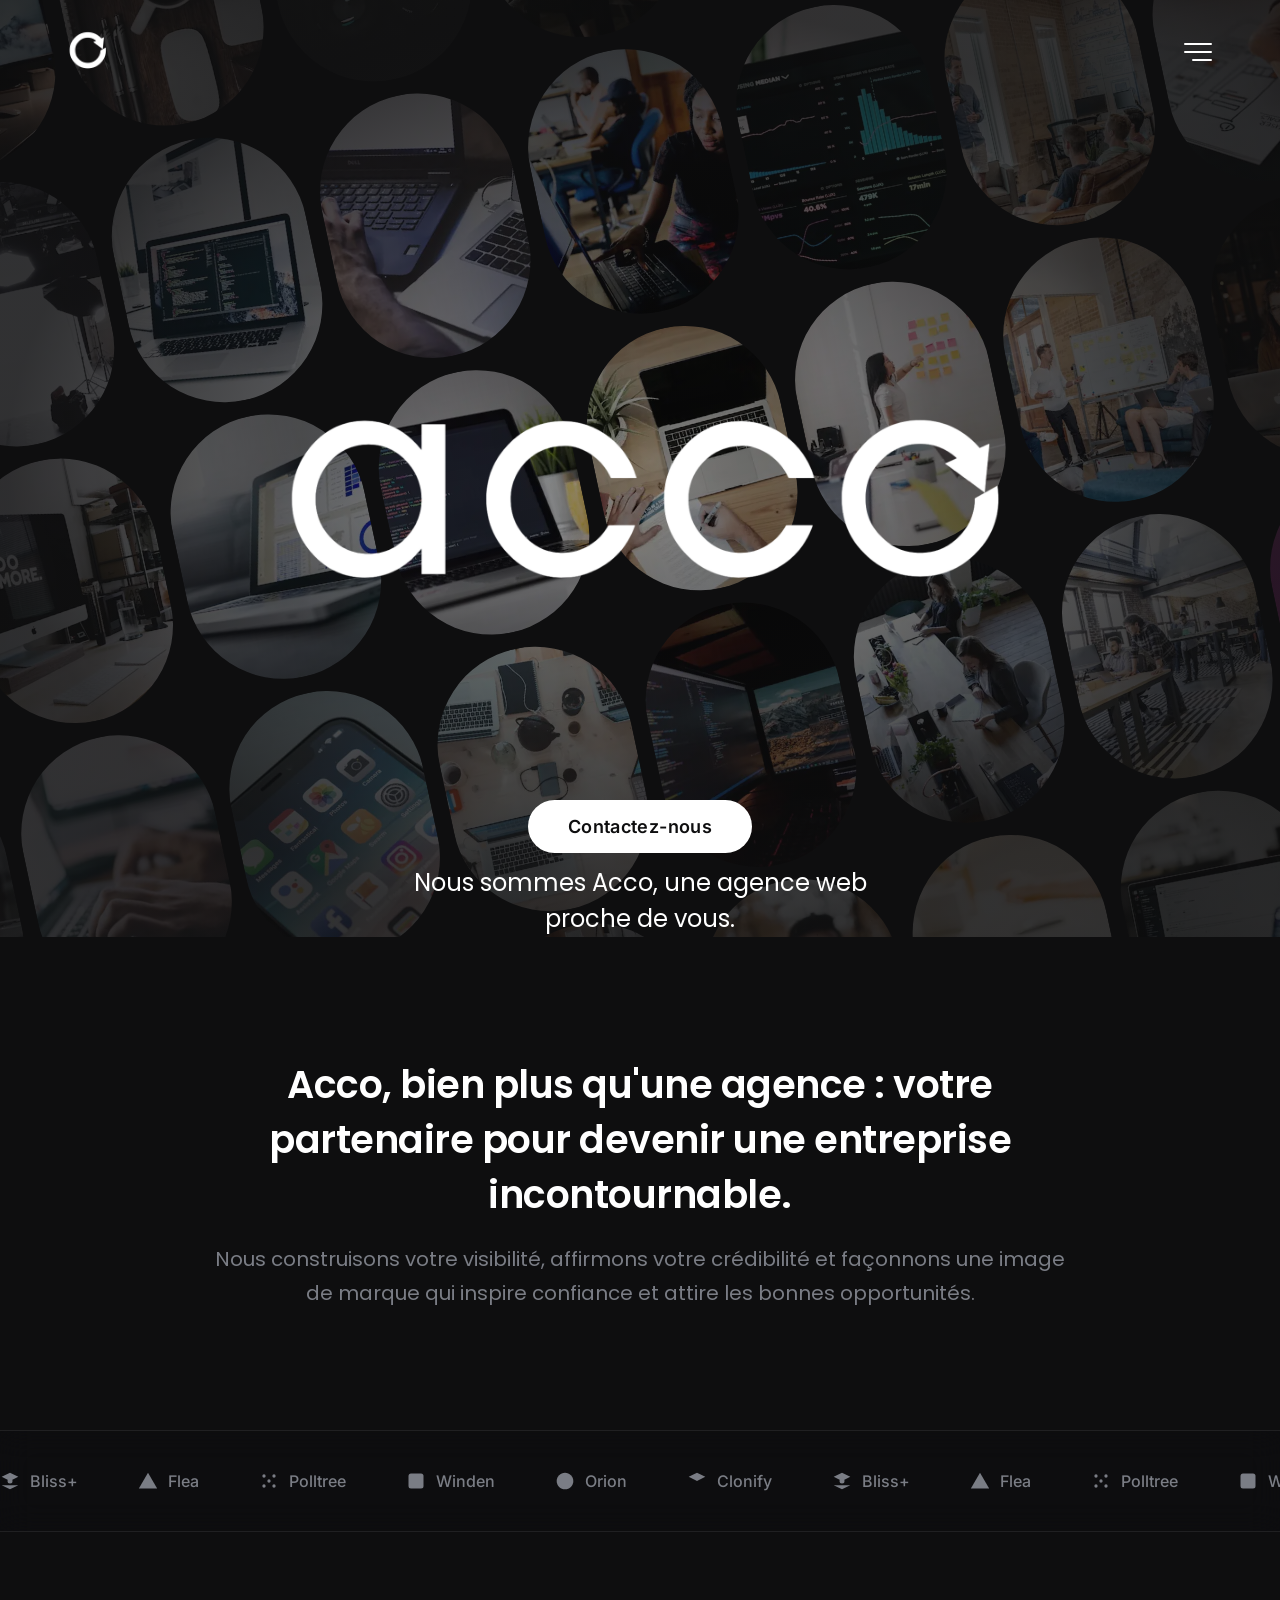
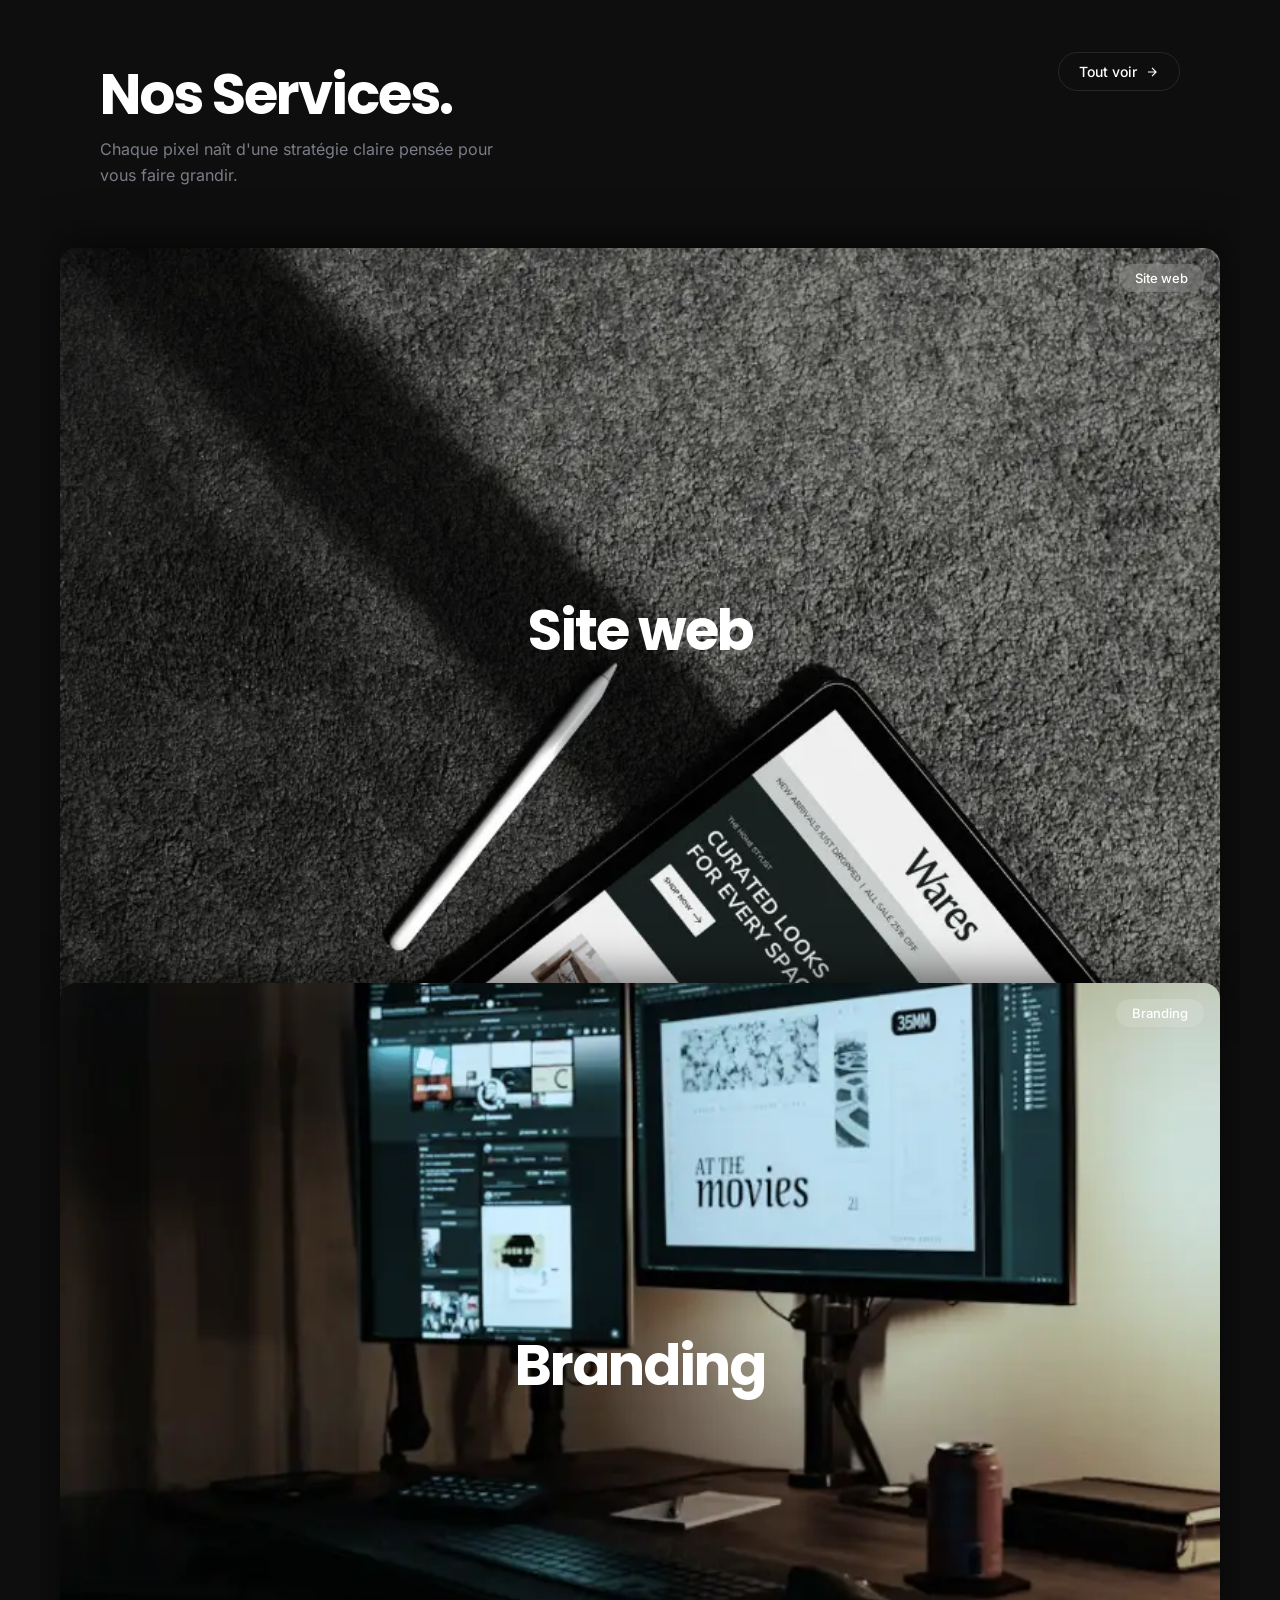
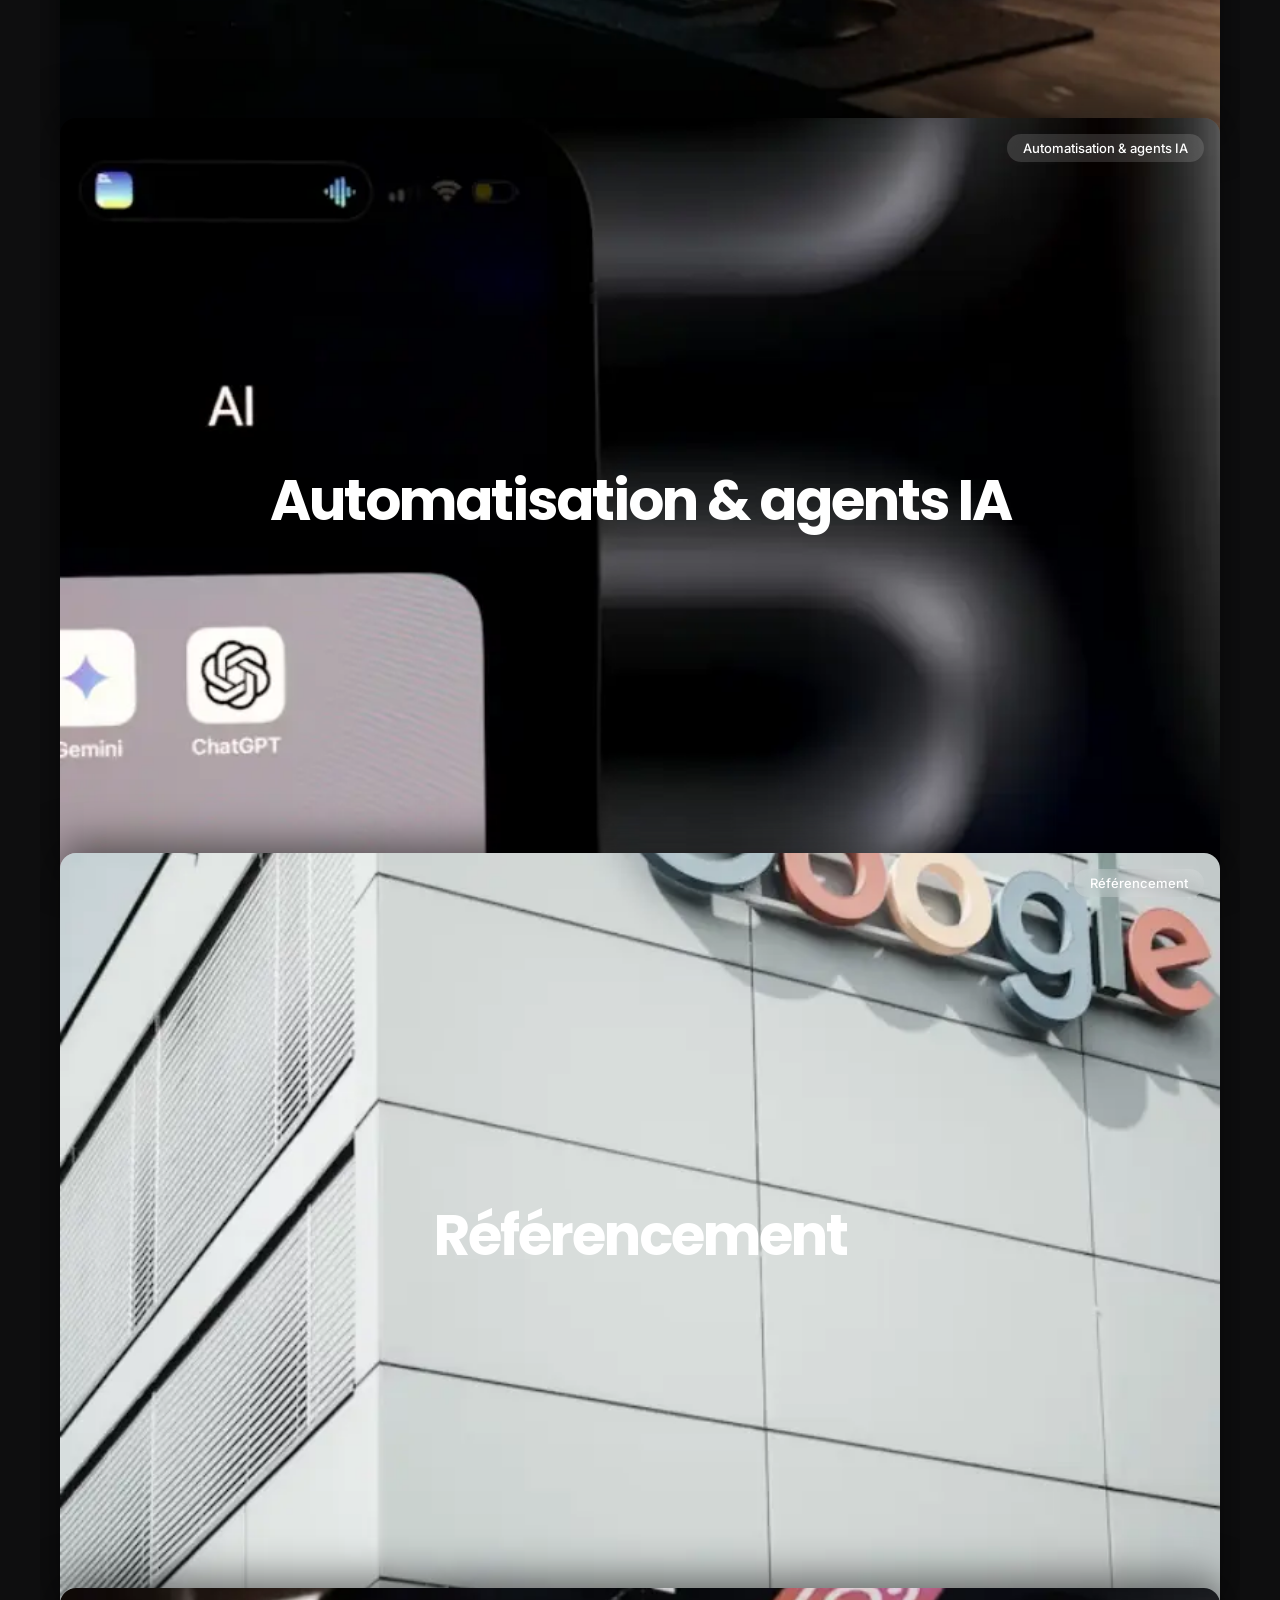
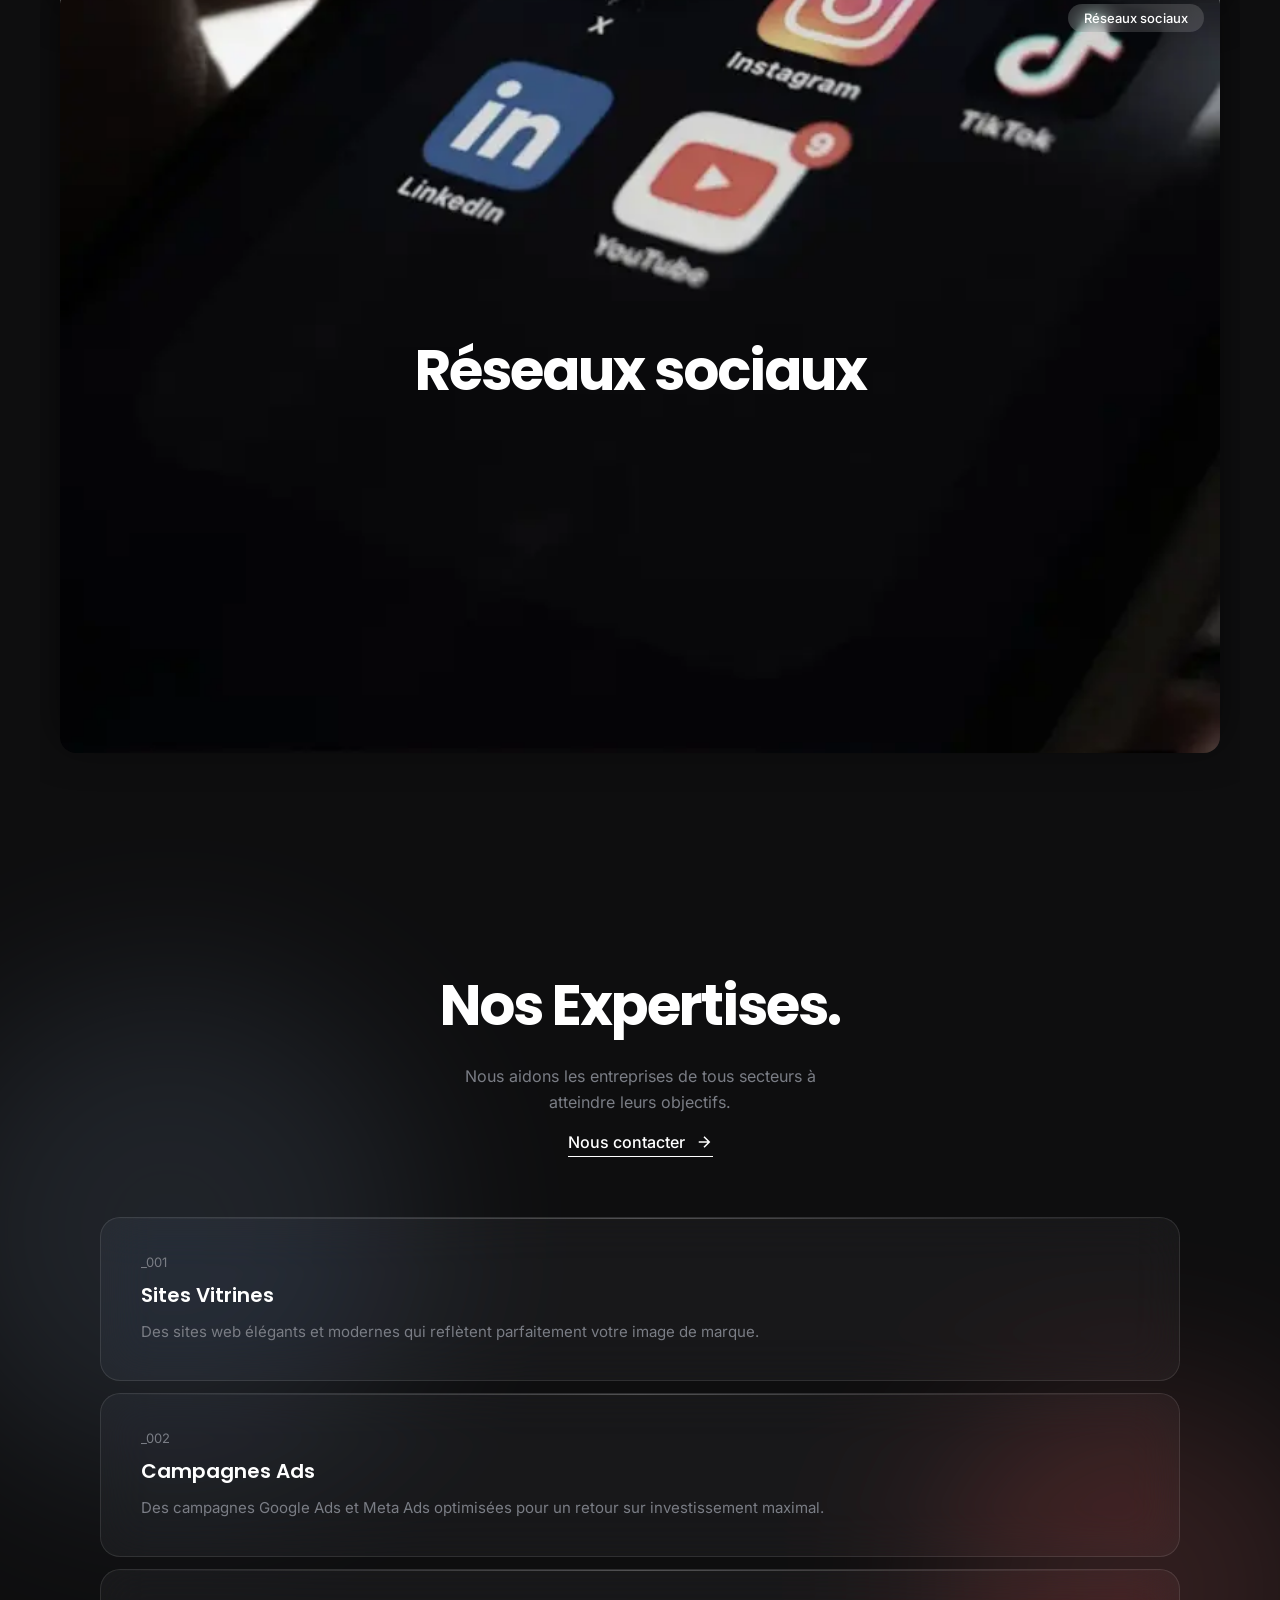
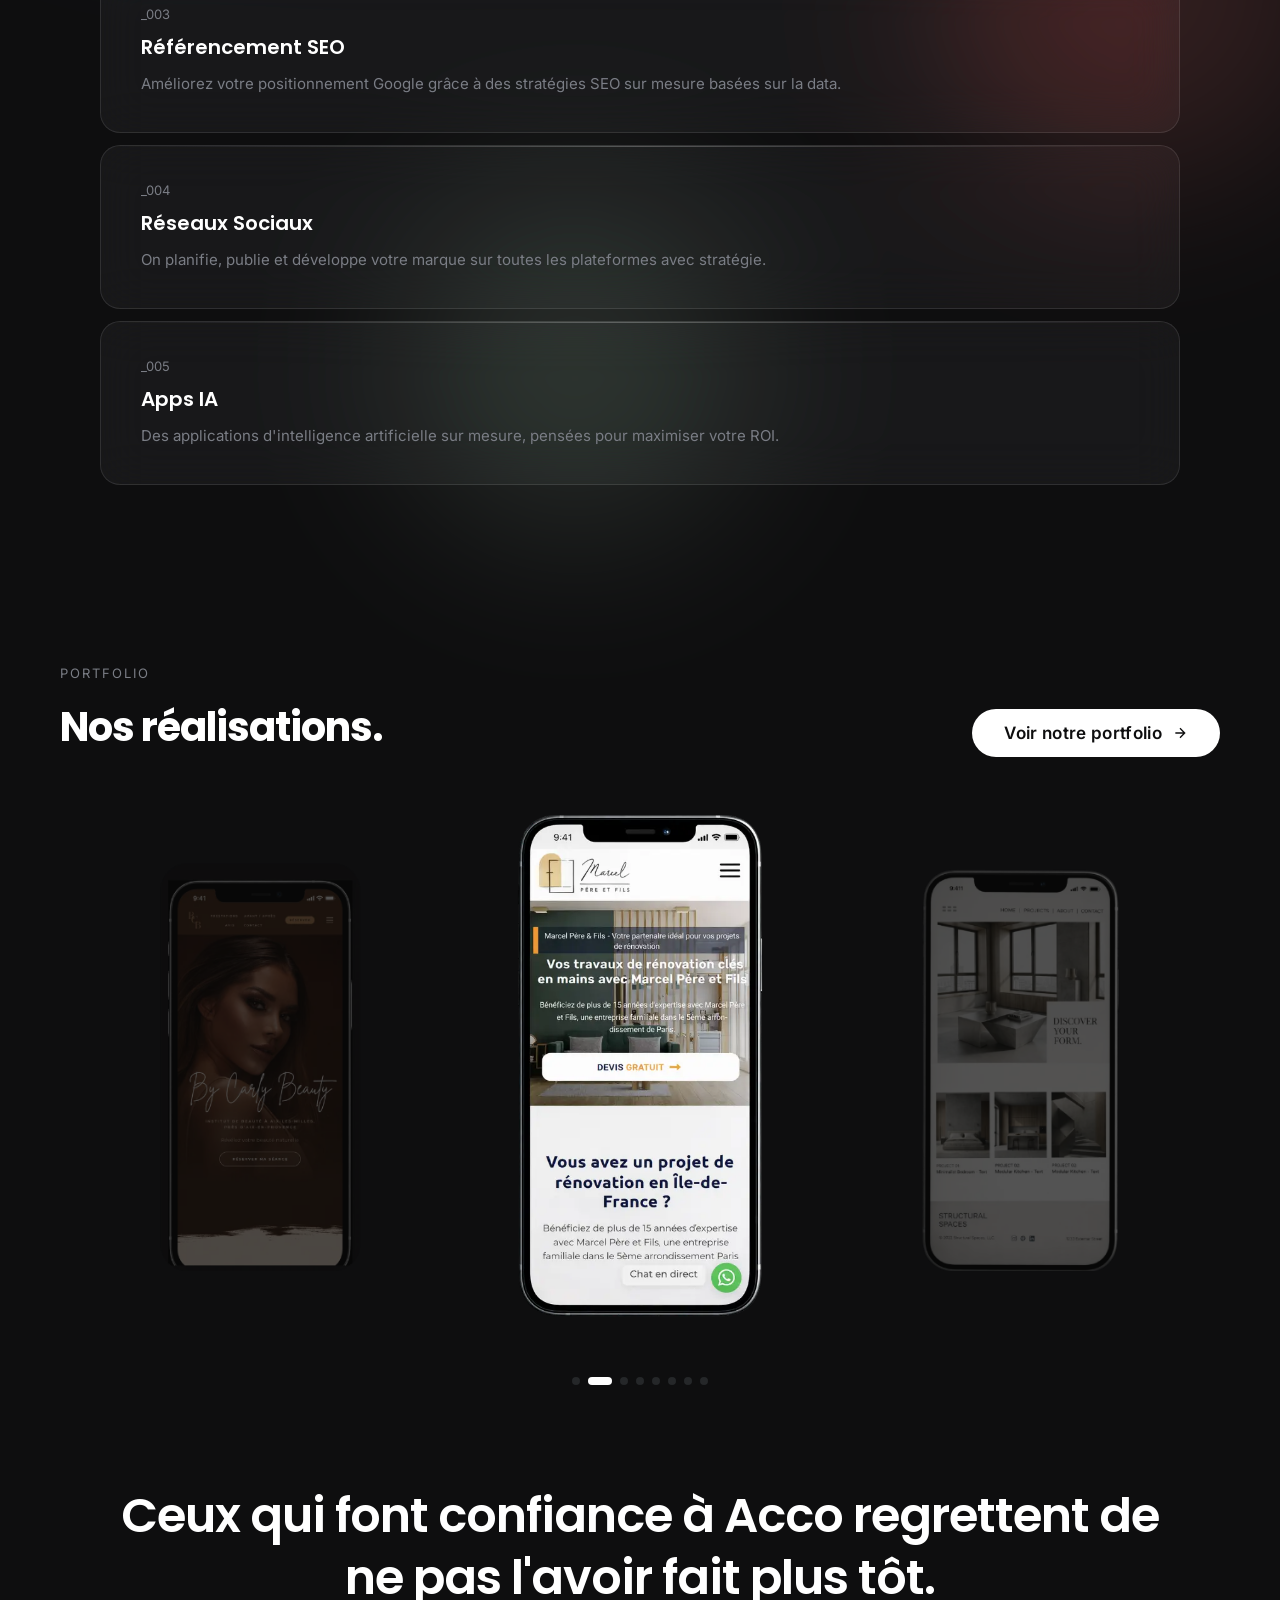
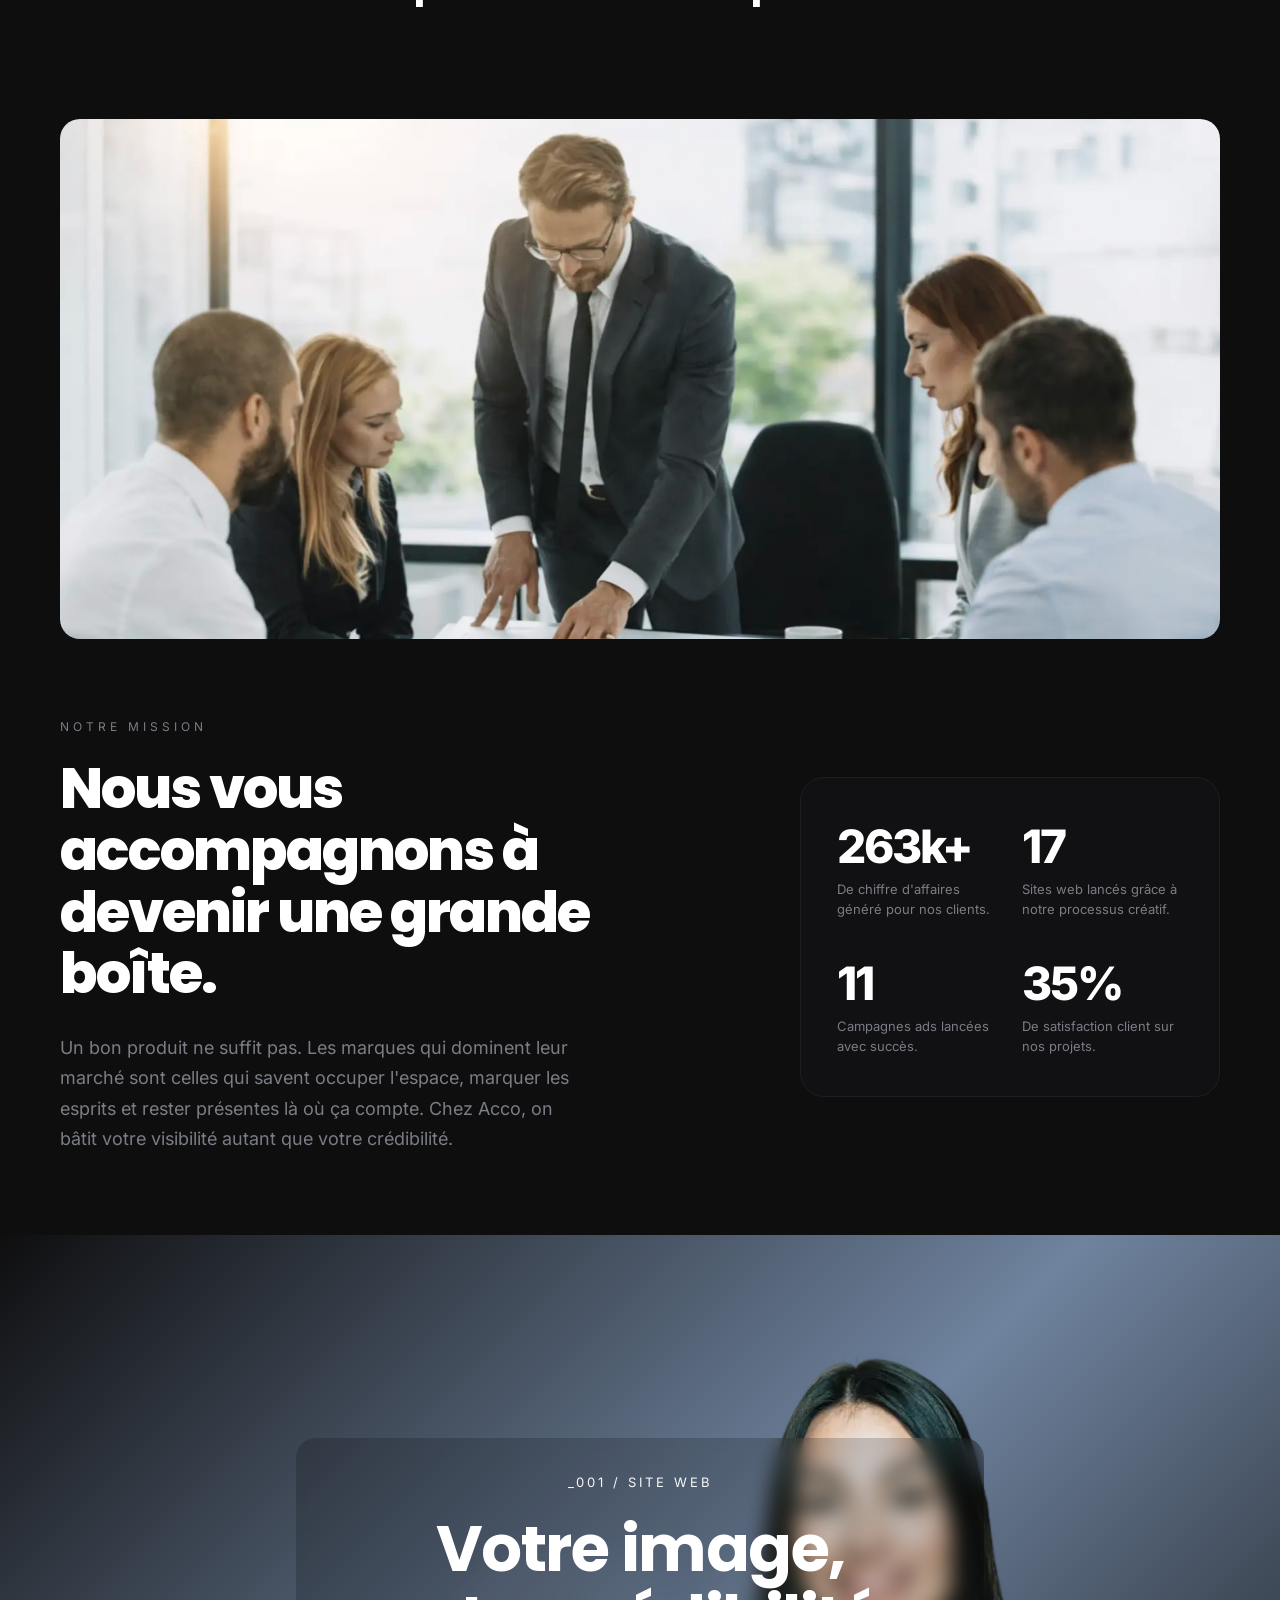
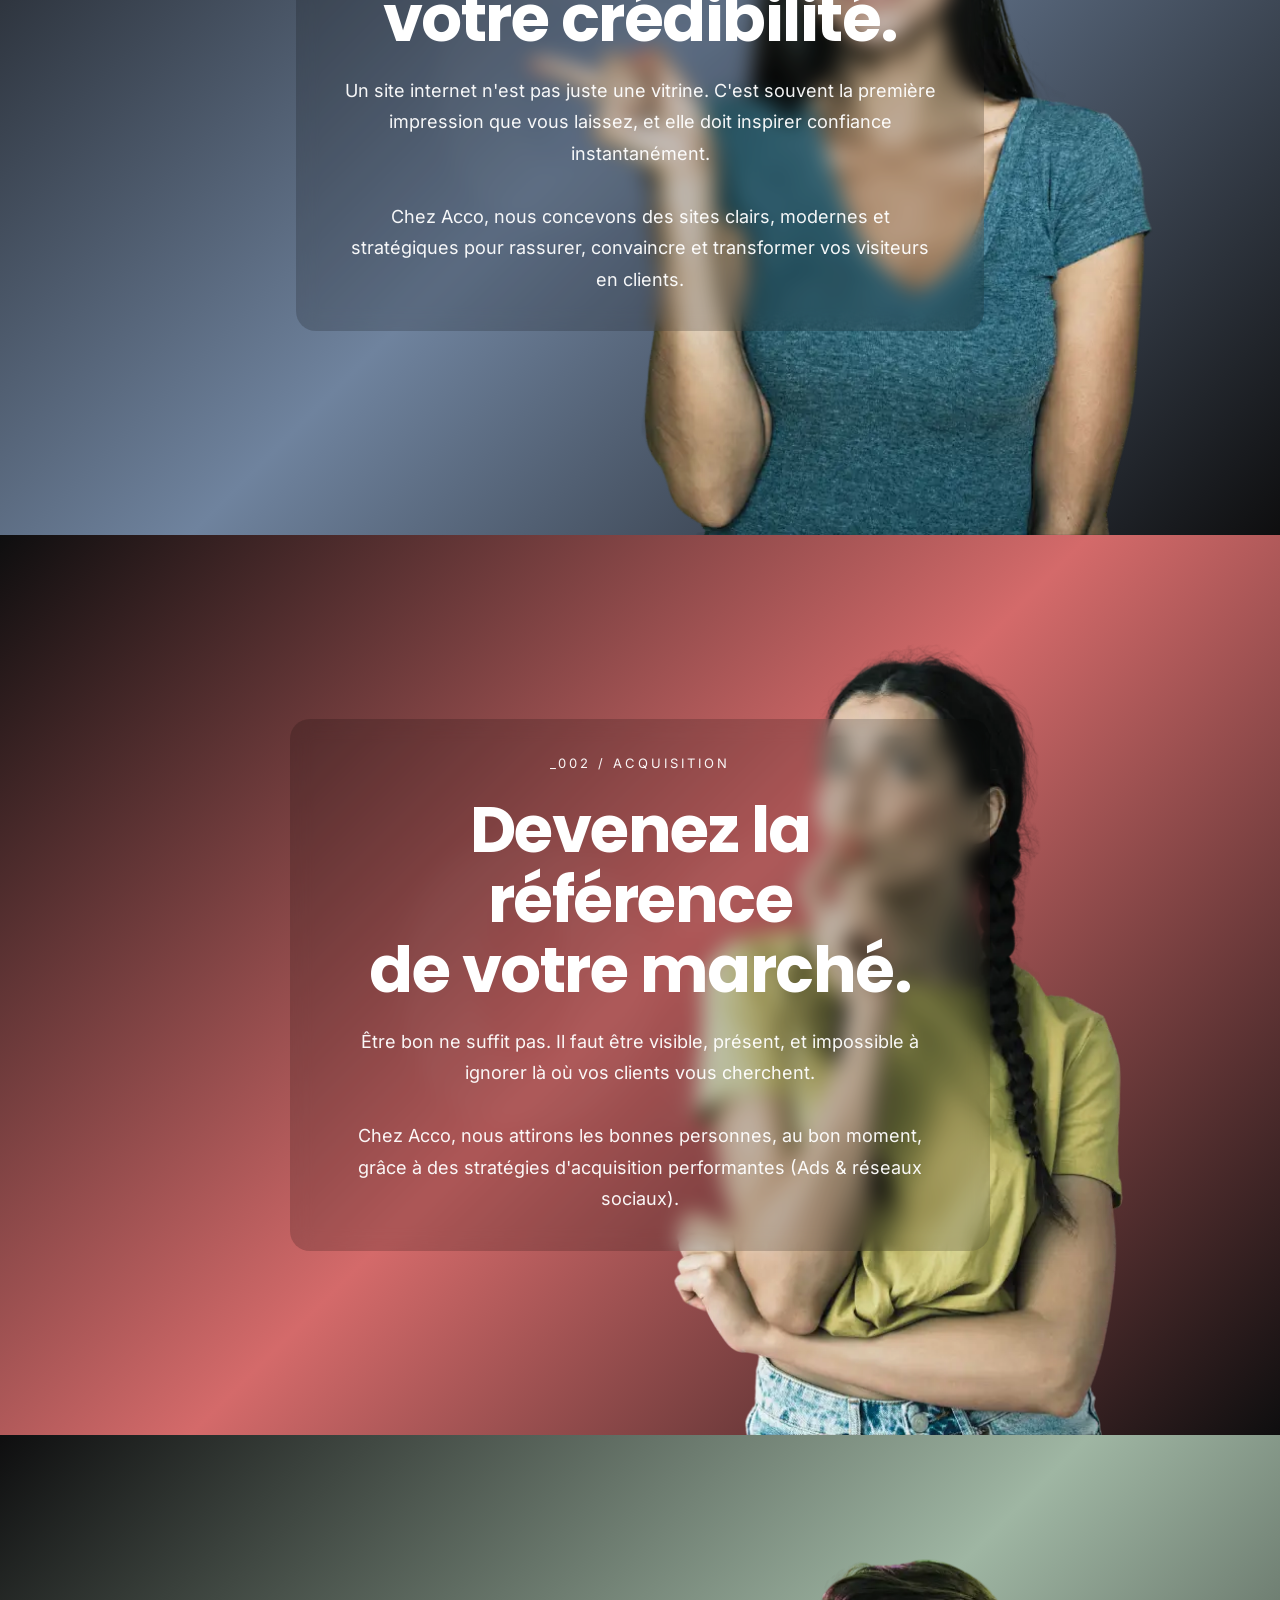
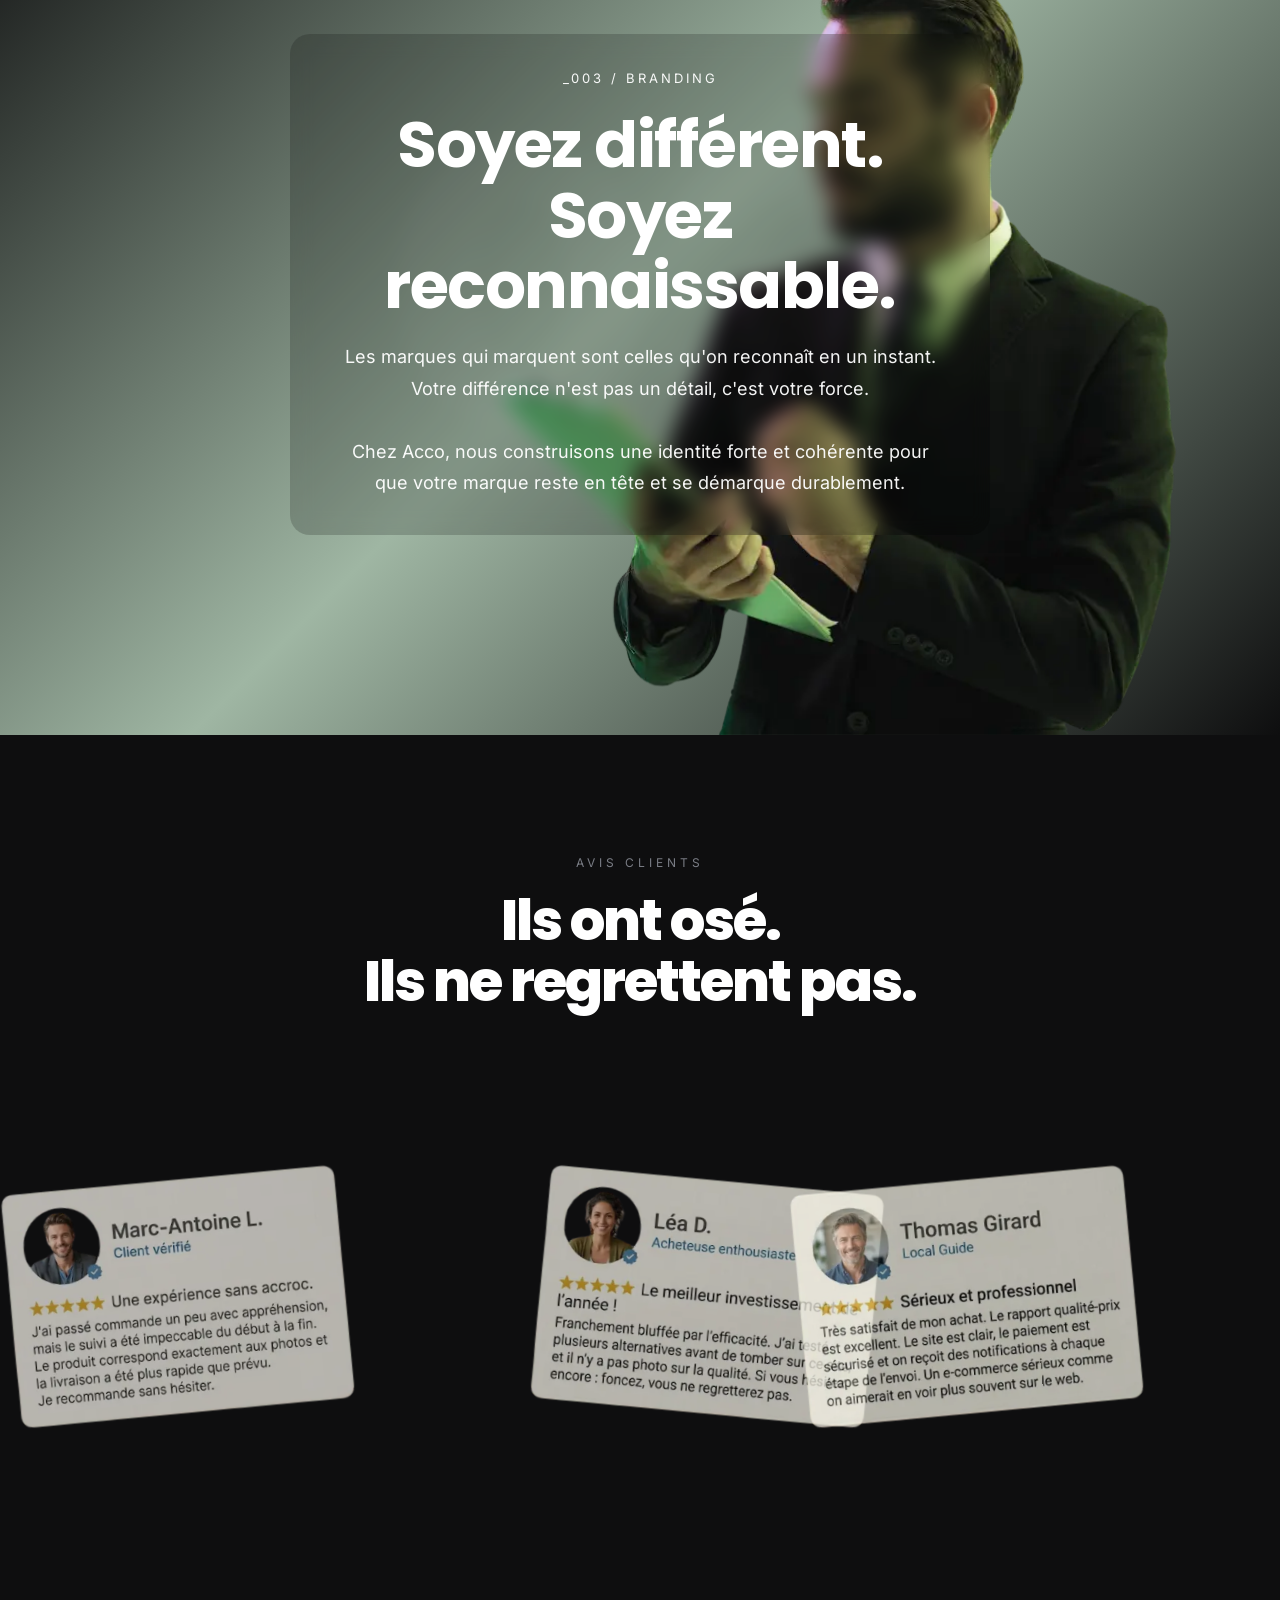
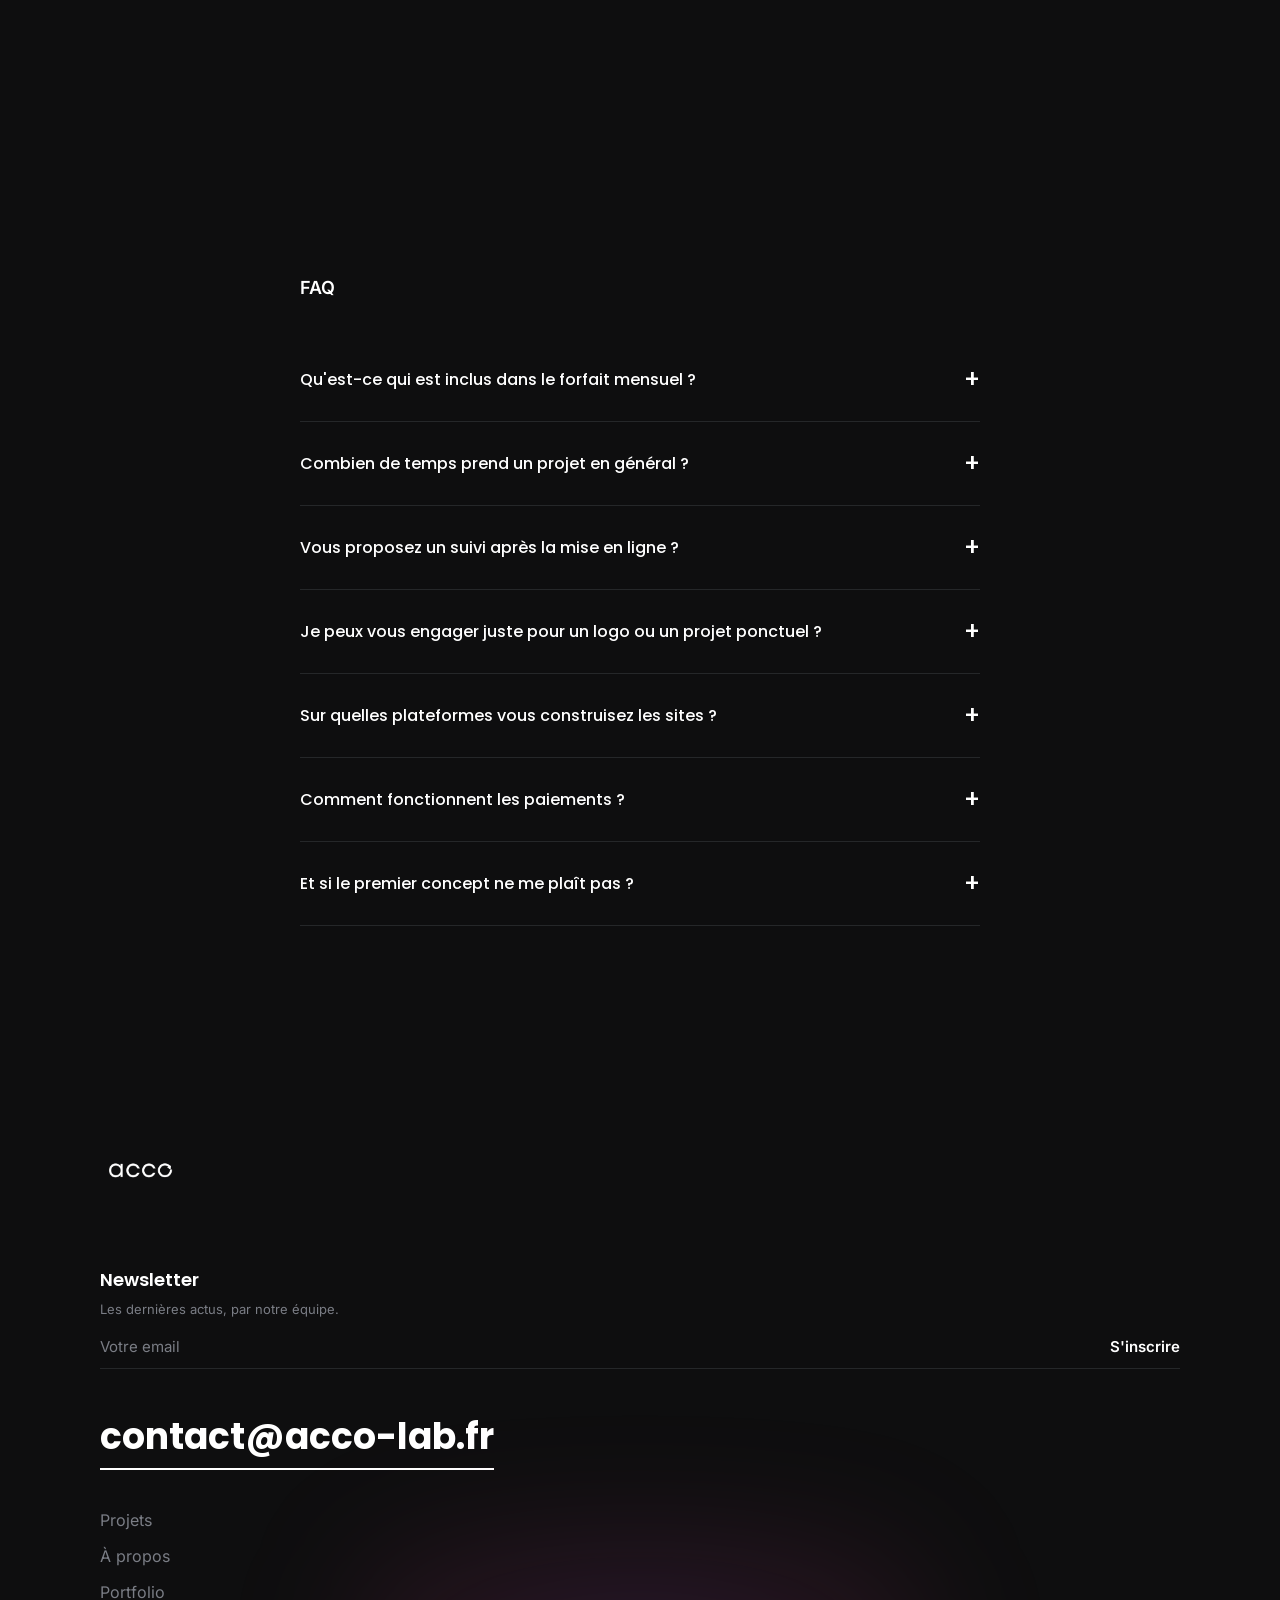
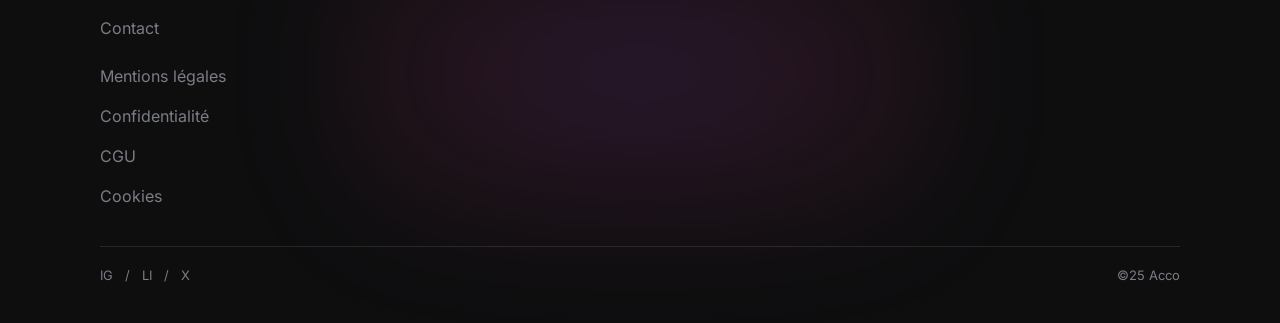
<file: index.html>
<!DOCTYPE html>
<html lang="en">
<head>
    <meta charset="UTF-8">
    <meta name="viewport" content="width=device-width, initial-scale=1.0">
    <link rel="icon" href="/favicon.ico" sizes="48x48">
    <link rel="icon" type="image/svg+xml" href="/favicon.svg">
    <link rel="icon" type="image/png" sizes="96x96" href="/favicon-96x96.png">
    <link rel="apple-touch-icon" sizes="180x180" href="/apple-touch-icon.png">
    <link rel="manifest" href="/site.webmanifest">
    <title>Acco - Agence Web Aix-en-Provence</title>
    <link rel="stylesheet" href="fonts.css">
    <style>
        /* Les attributs width/height servent de ratio avant chargement, le CSS garde la main sur la taille */
        :where(img[width][height]) { height: auto; }
        *, *::before, *::after {
            margin: 0;
            padding: 0;
            box-sizing: border-box;
        }

        :root {
            --bg-dark: #0e0e0f;
            --bg-card: #1a1a1b;
            --text-white: #ffffff;
            --text-gray: #7a7d85;
            --text-light-gray: #999;
            --accent-purple: #a855f7;
            --accent-pink: #ec4899;
            --border-color: #252729;
            --font-main: 'Inter', -apple-system, BlinkMacSystemFont, sans-serif;
            --font-title: 'Poppins', sans-serif;
            --font-mono: 'Inter', sans-serif;
        }

        html {
            scroll-behavior: smooth;
            overflow-x: clip;
        }

        body {
            font-family: var(--font-main);
            background-color: var(--bg-dark);
            color: var(--text-white);
            overflow-x: clip;
            -webkit-font-smoothing: antialiased;
            min-width: 320px;
        }

        h1, h2, h3, .section-title, .big-text, .snap-panel-title,
        .testimonials-title, .about-text, .hero-subtitle, .footer-email,
        .service-name, .faq-question, .portfolio-header h2 {
            font-family: var(--font-title);
        }

        a {
            text-decoration: none;
            color: inherit;
        }

        img {
            max-width: 100%;
            display: block;
        }

        /* NAVBAR */
        .navbar {
            position: fixed;
            top: 0;
            left: 0;
            right: 0;
            z-index: 1000;
            padding: 20px 40px;
            display: flex;
            justify-content: space-between;
            align-items: center;
            transition: background 0.3s;
        }

        .navbar.scrolled {
            background: rgba(14, 14, 15, 0.45);
            backdrop-filter: blur(24px);
            -webkit-backdrop-filter: blur(24px);
        }

        .logo {
            display: flex;
            align-items: center;
        }

        .logo img {
            height: 55px;
            width: auto;
            object-fit: contain;
        }

        .menu-btn {
            display: flex;
            flex-direction: column;
            gap: 6px;
            cursor: pointer;
            padding: 8px;
        }

        .menu-btn div {
            width: 28px;
            height: 2px;
            background: var(--text-white);
            border-radius: 2px;
            transition: 0.3s;
        }

        .menu-btn div:last-child {
            width: 20px;
            margin-left: auto;
        }

        /* MOBILE NAV */
        .mobile-nav {
            position: fixed;
            top: 0;
            left: 0;
            right: 0;
            bottom: 0;
            background: var(--bg-dark);
            z-index: 999;
            display: flex;
            flex-direction: column;
            justify-content: flex-start;
            align-items: center;
            gap: 24px;
            padding: 100px 20px 40px;
            overflow-y: auto;
            opacity: 0;
            pointer-events: none;
            transition: opacity 0.4s;
        }

        .mobile-nav.active {
            opacity: 1;
            pointer-events: all;
        }

        .mobile-nav a {
            font-size: 36px;
            font-weight: 600;
            opacity: 0.7;
            transition: opacity 0.3s;
        }

        .mobile-nav a:hover {
            opacity: 1;
        }

        /* HERO */
        .hero {
            min-height: 100vh;
            display: flex;
            flex-direction: column;
            align-items: center;
            justify-content: center;
            text-align: center;
            padding: 0;
            position: relative;
            overflow: hidden;
        }

        /* Marquee bands background */
        .hero-marquee-bg {
            position: absolute;
            inset: 0;
            display: flex;
            flex-direction: column;
            justify-content: center;
            gap: 12px;
            z-index: 0;
            transform: rotate(-12deg) scale(1.4);
        }

        .hero-band {
            display: flex;
            gap: 12px;
            width: max-content;
            flex-shrink: 0;
        }

        .hero-band.scroll-left {
            animation: bandScrollLeft 30s linear infinite;
        }

        .hero-band.scroll-right {
            animation: bandScrollRight 30s linear infinite;
        }

        @keyframes bandScrollLeft {
            0% { transform: translateX(0); }
            100% { transform: translateX(-50%); }
        }

        @keyframes bandScrollRight {
            0% { transform: translateX(-50%); }
            100% { transform: translateX(0); }
        }

        .hero-band-item {
            width: 140px;
            height: 190px;
            border-radius: 70px;
            overflow: hidden;
            flex-shrink: 0;
            position: relative;
        }

        .hero-band-item img {
            width: 100%;
            height: 100%;
            object-fit: cover;
        }

        /* Dark overlay on bands */
        .hero-marquee-overlay {
            position: absolute;
            inset: 0;
            background: radial-gradient(ellipse at center, rgba(14,14,15,0.4) 0%, rgba(14,14,15,0.85) 70%);
            z-index: 1;
            pointer-events: none;
        }

        .hero-content {
            position: relative;
            z-index: 2;
            display: flex;
            flex-direction: column;
            align-items: center;
        }

        .hero-title {
            font-size: clamp(60px, 15vw, 180px);
            font-weight: 900;
            letter-spacing: -5px;
            line-height: 0.9;
            margin-bottom: -100px;
            opacity: 0;
            transform: translateY(70px) scale(0.5);
            animation: heroTitleIn 1.8s cubic-bezier(0.16, 1, 0.3, 1) 0.5s forwards;
        }

        .hero-title sup {
            font-size: 0.3em;
            vertical-align: super;
            font-weight: 400;
        }

        .hero-logo-img {
            height: clamp(350px, 75vw, 900px);
            width: auto;
            object-fit: contain;
            filter: brightness(0) invert(1);
        }

        @keyframes heroTitleIn {
            to {
                opacity: 1;
                transform: translateY(0) scale(1);
            }
        }

        .hero-subtitle {
            font-size: clamp(18px, 3vw, 24px);
            color: var(--text-white);
            max-width: 500px;
            line-height: 1.5;
            opacity: 0;
            transform: translateY(40px);
            animation: fadeInUp 1s ease 1.2s forwards;
        }

        .hero-cta {
            display: inline-block;
            margin-top: 0;
            margin-bottom: 12px;
            padding: 16px 40px;
            background: var(--text-white);
            color: var(--bg-dark);
            font-size: clamp(15px, 1.5vw, 18px);
            font-weight: 600;
            border-radius: 100px;
            text-decoration: none;
            letter-spacing: 0.02em;
            opacity: 0;
            transform: translateY(40px);
            animation: fadeInUp 1s ease 1.5s forwards;
            transition: background 0.2s, color 0.2s, transform 0.2s;
        }

        .hero-cta:hover {
            background: #000000;
            color: var(--text-white);
            transform: translateY(-2px);
        }

        @keyframes fadeInUp {
            to {
                opacity: 1;
                transform: translateY(0);
            }
        }

        /* Floating abstract shapes */
        .hero-bg-shape {
            position: absolute;
            border-radius: 50%;
            filter: blur(80px);
            opacity: 0.15;
            pointer-events: none;
        }

        .hero-bg-shape-1 {
            width: 400px;
            height: 400px;
            background: #ff3366;
            top: 10%;
            left: -10%;
        }

        .hero-bg-shape-2 {
            width: 300px;
            height: 300px;
            background: #a855f7;
            bottom: 10%;
            right: -5%;
        }

        /* SECTION COMMON */
        .section {
            padding: 120px 20px;
            max-width: 1200px;
            margin: 0 auto;
        }

        .section-sm {
            padding: 80px 20px;
            max-width: 1200px;
            margin: 0 auto;
        }

        /* ABOUT TEXT */
        .about-text {
            font-family: var(--font-title);
            font-size: clamp(22px, 3.5vw, 38px);
            font-weight: 600;
            line-height: 1.45;
            letter-spacing: -0.5px;
            max-width: 860px;
            text-align: center;
            margin-left: auto;
            margin-right: auto;
        }
        .about-text .about-sub {
            display: block;
            font-size: clamp(15px, 1.8vw, 20px);
            font-weight: 400;
            color: var(--text-gray);
            margin-top: 20px;
            line-height: 1.7;
            letter-spacing: 0;
        }

        /* CLIENTS MARQUEE */
        .clients-bar {
            padding: 40px 0;
            border-top: 1px solid rgba(255,255,255,0.08);
            border-bottom: 1px solid rgba(255,255,255,0.08);
            overflow: hidden;
            background: rgba(14, 14, 15, 0.4);
            backdrop-filter: blur(16px);
            -webkit-backdrop-filter: blur(16px);
        }

        .clients-track {
            display: flex;
            gap: 60px;
            align-items: center;
            animation: marquee 20s linear infinite;
            width: max-content;
        }

        .client-item {
            display: flex;
            align-items: center;
            gap: 10px;
            color: var(--text-gray);
            font-size: 16px;
            font-weight: 500;
            white-space: nowrap;
        }

        .client-icon {
            width: 20px;
            height: 20px;
        }

        @keyframes marquee {
            0% { transform: translateX(0); }
            100% { transform: translateX(-50%); }
        }

        /* PROJECTS */
        .section-header {
            display: flex;
            justify-content: space-between;
            align-items: flex-start;
            margin-bottom: 60px;
        }

        .section-title {
            font-size: clamp(36px, 6vw, 56px);
            font-weight: 700;
            letter-spacing: -2px;
        }

        .section-desc {
            color: var(--text-gray);
            font-size: 16px;
            max-width: 400px;
            line-height: 1.6;
        }

        .see-all {
            display: inline-flex;
            align-items: center;
            gap: 8px;
            color: var(--text-white);
            font-size: 14px;
            font-weight: 500;
            border: 1px solid var(--border-color);
            padding: 10px 20px;
            border-radius: 100px;
            transition: all 0.3s;
        }

        .see-all:hover {
            background: var(--text-white);
            color: var(--bg-dark);
        }

        .projects-grid {
            display: flex;
            flex-direction: column;
            gap: 0;
            margin-left: -20px;
            margin-right: -20px;
            padding: 0 20px;
        }

        .project-card {
            position: sticky;
            top: 80px;
            border-radius: 16px;
            overflow: hidden;
            height: 85vh;
            min-height: 500px;
            cursor: pointer;
            box-shadow: 0 -10px 40px rgba(0,0,0,0.5);
            z-index: 1;
            margin-bottom: -30px;
            display: block;
            text-decoration: none;
            color: inherit;
        }

        .project-card:nth-child(1) { top: 80px; z-index: 1; }
        .project-card:nth-child(2) { top: 90px; z-index: 2; }
        .project-card:nth-child(3) { top: 100px; z-index: 3; }
        .project-card:nth-child(4) { top: 110px; z-index: 4; }
        .project-card:nth-child(5) { top: 120px; z-index: 5; }

        .project-card img {
            width: 100%;
            height: 100%;
            object-fit: cover;
            display: block;
        }

        .project-card img {
            transition: transform 0.6s cubic-bezier(0.16, 1, 0.3, 1);
        }

        .project-card:hover img {
            transform: scale(1.05);
        }

        .project-card-overlay {
            position: absolute;
            inset: 0;
            display: flex;
            flex-direction: column;
            justify-content: center;
            align-items: center;
            z-index: 2;
        }

        .project-card-logo {
            display: flex;
            align-items: center;
            gap: 12px;
            font-family: var(--font-title);
            font-size: clamp(36px, 6vw, 56px);
            font-weight: 700;
            letter-spacing: -2px;
            text-shadow: none;
            color: #ffffff;
        }
        .project-card:nth-child(1) .project-card-logo { color: #ffffff; }
        .project-card:nth-child(2) .project-card-logo { color: #ffffff; }
        .project-card:nth-child(3) .project-card-logo { color: #ffffff; }
        .project-card:nth-child(4) .project-card-logo { color: #ffffff; }
        .project-card:nth-child(5) .project-card-logo { color: #ffffff; }

        .project-card-tag {
            position: absolute;
            top: 16px;
            right: 16px;
            background: rgba(255,255,255,0.15);
            backdrop-filter: blur(10px);
            padding: 6px 16px;
            border-radius: 100px;
            font-size: 13px;
            color: white;
            font-weight: 500;
            z-index: 3;
        }

        .project-card.large {
            /* same as other cards */
        }

        /* SERVICES */
        .services-section {
            padding: 120px 20px;
            max-width: 1200px;
            margin: 0 auto;
            position: relative;
        }

        /* Orbes animés derrière les cartes */
        .services-orb {
            position: absolute;
            border-radius: 50%;
            filter: blur(90px);
            opacity: 0.18;
            pointer-events: none;
            z-index: 0;
        }
        .services-orb-1 {
            width: 500px; height: 500px;
            background: #6F839E;
            top: 10%; left: -10%;
            animation: orbFloat1 10s ease-in-out infinite;
        }
        .services-orb-2 {
            width: 400px; height: 400px;
            background: #D46A6A;
            top: 40%; right: -8%;
            animation: orbFloat2 13s ease-in-out infinite;
        }
        .services-orb-3 {
            width: 350px; height: 350px;
            background: #9FB6A3;
            bottom: 5%; left: 30%;
            animation: orbFloat3 11s ease-in-out infinite;
        }
        @keyframes orbFloat1 {
            0%, 100% { transform: translate(0, 0); }
            50% { transform: translate(60px, 40px); }
        }
        @keyframes orbFloat2 {
            0%, 100% { transform: translate(0, 0); }
            50% { transform: translate(-50px, 60px); }
        }
        @keyframes orbFloat3 {
            0%, 100% { transform: translate(0, 0); }
            50% { transform: translate(40px, -50px); }
        }

        .services-header {
            margin-bottom: 60px;
            text-align: center;
        }

        .services-header h2 {
            font-size: clamp(36px, 6vw, 56px);
            font-weight: 700;
            letter-spacing: -2px;
            margin-bottom: 16px;
        }

        .services-header p {
            color: var(--text-gray);
            font-size: 16px;
            max-width: 400px;
            margin: 0 auto;
            line-height: 1.6;
        }

        .get-in-touch {
            display: inline-flex;
            align-items: center;
            gap: 10px;
            margin-top: 24px;
            color: var(--text-white);
            font-size: 16px;
            font-weight: 500;
            margin-top: 16px;
            border-bottom: 1.5px solid var(--text-white);
            padding-bottom: 4px;
            transition: opacity 0.3s;
        }

        .get-in-touch:hover {
            opacity: 0.7;
        }

        .get-in-touch svg {
            width: 18px;
            height: 18px;
        }

        .services-list {
            display: flex;
            flex-direction: column;
            gap: 12px;
            position: relative;
            z-index: 1;
        }

        .service-card {
            background: rgba(255, 255, 255, 0.045);
            backdrop-filter: blur(24px) saturate(180%);
            -webkit-backdrop-filter: blur(24px) saturate(180%);
            border: 1px solid rgba(255, 255, 255, 0.1);
            border-radius: 20px;
            padding: 36px 40px;
            transition: all 0.4s cubic-bezier(0.16, 1, 0.3, 1);
            position: relative;
            overflow: hidden;
        }

        /* Reflet lumineux sur le haut de la carte */
        .service-card::before {
            content: '';
            position: absolute;
            top: 0; left: 0; right: 0;
            height: 1px;
            background: linear-gradient(90deg, transparent, rgba(255,255,255,0.25), transparent);
        }

        .service-card:hover {
            background: rgba(255, 255, 255, 0.08);
            border-color: rgba(255, 255, 255, 0.2);
            transform: translateY(-3px);
            box-shadow: 0 20px 60px rgba(0,0,0,0.3), inset 0 1px 0 rgba(255,255,255,0.15);
        }

        .service-number {
            font-family: var(--font-mono);
            font-size: 13px;
            color: var(--text-gray);
            margin-bottom: 10px;
        }

        .service-name {
            font-size: 20px;
            font-weight: 600;
            margin-bottom: 10px;
        }

        .service-desc {
            color: var(--text-gray);
            font-size: 15px;
            line-height: 1.6;
        }

        /* BIG TEXT SECTION */
        .big-text-section {
            padding: 60px 20px 30px;
            max-width: 1200px;
            margin: 0 auto;
            text-align: center;
        }

        .big-text {
            font-size: clamp(28px, 5vw, 48px);
            font-weight: 600;
            line-height: 1.3;
            letter-spacing: -1px;
        }

        /* STATS */
        .stats-section {
            padding: 80px 20px;
            max-width: 1300px;
            margin: 0 auto;
        }

        .stats-image {
            width: 100%;
            height: 520px;
            border-radius: 20px;
            overflow: hidden;
            margin-bottom: 80px;
        }

        .stats-image img {
            width: 100%;
            height: 100%;
            object-fit: cover;
        }

        .stats-body {
            display: grid;
            grid-template-columns: 1fr 420px;
            gap: 60px;
            align-items: center;
        }

        .stats-text {}

        .stats-text-label {
            font-family: var(--font-mono);
            font-size: 12px;
            letter-spacing: 4px;
            text-transform: uppercase;
            color: var(--text-gray);
            margin-bottom: 24px;
        }

        .stats-text-title {
            font-family: var(--font-title);
            font-size: clamp(32px, 4.5vw, 56px);
            font-weight: 800;
            letter-spacing: -2px;
            line-height: 1.1;
            margin-bottom: 28px;
        }

        .stats-text-desc {
            font-size: clamp(15px, 1.4vw, 18px);
            color: var(--text-gray);
            line-height: 1.7;
            max-width: 520px;
        }

        .stats-card {
            background: #111113;
            border: 1px solid #1e1e22;
            border-radius: 24px;
            padding: 40px 36px;
            display: grid;
            grid-template-columns: 1fr 1fr;
            gap: 36px 24px;
        }

        .stat-item .stat-number {
            font-size: clamp(32px, 4vw, 46px);
            font-weight: 800;
            letter-spacing: -2px;
            margin-bottom: 6px;
        }

        .stat-item .stat-label {
            color: var(--text-gray);
            font-size: 13px;
            line-height: 1.5;
        }

        /* SNAP SCROLL SECTION */
        /* SNAP PANELS : normal sections with scroll snap */
        .snap-panel-character {
            position: absolute;
            bottom: 0;
            right: 0;
            height: 90%;
            z-index: 1;
            pointer-events: none;
        }
        .snap-panel-character img {
            height: 100%;
            width: auto;
            display: block;
            object-fit: contain;
            object-position: bottom;
        }

        .snap-panel {
            height: 100vh;
            display: flex;
            align-items: center;
            justify-content: center;
            position: relative;
            overflow: hidden;
        }

        .snap-panel-content {
            max-width: 700px;
            padding: 36px 44px;
            text-align: center;
            z-index: 2;
            position: relative;
            border-radius: 20px;
            background: rgba(0,0,0,0.18);
            backdrop-filter: blur(10px);
            -webkit-backdrop-filter: blur(10px);
        }

        .snap-panel-label {
            font-family: var(--font-mono);
            font-size: 13px;
            color: rgba(255,255,255,0.95);
            text-transform: uppercase;
            letter-spacing: 3px;
            margin-bottom: 24px;
        }

        .snap-panel-title {
            font-size: clamp(36px, 6vw, 64px);
            font-weight: 700;
            letter-spacing: -1.5px;
            line-height: 1.1;
            margin-bottom: 20px;
        }

        .snap-panel-desc {
            font-size: clamp(15px, 1.6vw, 18px);
            color: rgba(255, 255, 255, 0.95);
            line-height: 1.75;
            max-width: 600px;
            margin: 0 auto;
        }

        .snap-panel-number {
            position: absolute;
            font-size: clamp(200px, 30vw, 400px);
            font-weight: 900;
            color: rgba(255, 255, 255, 0.03);
            z-index: 1;
            letter-spacing: -10px;
            user-select: none;
        }

/* TESTIMONIALS */
        .testimonials-section {
            padding: 120px 20px;
            max-width: 1300px;
            margin: 0 auto;
            overflow: visible;
            text-align: center;
        }

        .testimonials-label {
            font-family: var(--font-mono);
            font-size: 12px;
            color: var(--text-gray);
            text-transform: uppercase;
            letter-spacing: 4px;
            margin-bottom: 20px;
        }

        .testimonials-title {
            font-size: clamp(32px, 5vw, 56px);
            font-weight: 800;
            margin: 0 auto 24px;
            max-width: 700px;
            letter-spacing: -2px;
            line-height: 1.1;
        }

        .testimonials-grid {
            display: grid;
            grid-template-columns: repeat(3, 1fr);
            gap: 24px;
            overflow: visible;
        }

        .testimonial-card {
            background: none;
            border-radius: 20px;
            overflow: hidden;
            border: none;
            will-change: transform, opacity;
            transform: translateZ(0);
            backface-visibility: hidden;
        }

        .testimonial-card.fly-left {
            /* animated via JS */
        }

        .testimonial-card.fly-right {
            /* animated via JS */
        }

        .testimonial-img {
            width: 100%;
            height: 600px;
            overflow: hidden;
        }

        .testimonial-img img {
            width: 100%;
            height: 100%;
            object-fit: cover;
            transition: transform 0.6s;
        }

        .testimonial-card:hover .testimonial-img img {
            transform: scale(1.05);
        }

        .testimonial-content {
            padding: 28px;
        }

        .testimonial-quote {
            font-size: 15px;
            line-height: 1.7;
            color: var(--text-light-gray);
            margin-bottom: 24px;
            display: none;
        }

        .testimonial-name {
            font-size: 17px;
            font-weight: 600;
            margin-bottom: 4px;
        }

        .testimonial-role {
            font-size: 14px;
            color: var(--text-gray);
        }

        /* FAQ */
        .faq-section {
            padding: 120px 20px;
            max-width: 800px;
            margin: 0 auto;
        }

        .faq-label {
            font-size: 18px;
            font-weight: 600;
            margin-bottom: 40px;
        }

        .faq-item {
            border-bottom: 1px solid var(--border-color);
        }

        .faq-question {
            display: flex;
            justify-content: space-between;
            align-items: center;
            padding: 24px 0;
            cursor: pointer;
            font-size: 16px;
            font-weight: 500;
            transition: color 0.3s;
        }

        .faq-question:hover {
            color: var(--text-light-gray);
        }

        .faq-icon {
            font-size: 24px;
            transition: transform 0.3s;
            flex-shrink: 0;
            margin-left: 20px;
        }

        .faq-item.active .faq-icon {
            transform: rotate(45deg);
        }

        .faq-answer {
            max-height: 0;
            overflow: hidden;
            transition: max-height 0.4s ease, padding 0.4s ease;
        }

        .faq-item.active .faq-answer {
            max-height: 300px;
            padding-bottom: 24px;
        }

        .faq-answer p {
            color: var(--text-gray);
            font-size: 15px;
            line-height: 1.7;
        }

        /* PORTFOLIO CAROUSEL */
        .portfolio-scroll-wrapper {
            position: relative;
        }

        .portfolio-section {
            padding: 60px 0 40px;
            overflow: visible;
        }

        .portfolio-header {
            max-width: 1200px;
            margin: 0 auto 50px;
            padding: 0 20px;
            display: flex;
            flex-wrap: wrap;
            justify-content: space-between;
            align-items: flex-end;
            gap: 24px;
        }

        .portfolio-label {
            font-family: var(--font-mono);
            font-size: 13px;
            color: var(--text-gray);
            text-transform: uppercase;
            letter-spacing: 2px;
            margin-bottom: 16px;
        }

        .portfolio-header h2 {
            font-size: clamp(28px, 4vw, 40px);
            font-weight: 700;
            letter-spacing: -1px;
        }

        .portfolio-carousel {
            position: relative;
            width: 100%;
            overflow-x: hidden;
            overflow-y: visible;
            padding: 20px 0 40px;
        }

        .portfolio-track {
            display: flex;
            align-items: center;
            gap: 20px;
            transition: transform 0.8s cubic-bezier(0.25, 1, 0.5, 1);
            will-change: transform;
            transform: translateZ(0);
        }

        .portfolio-item {
            flex: 0 0 360px;
            height: 480px;
            border-radius: 16px;
            overflow: hidden;
            position: relative;
            transition: transform 0.8s cubic-bezier(0.25, 1, 0.5, 1),
                        opacity 0.8s cubic-bezier(0.25, 1, 0.5, 1),
                        filter 0.8s cubic-bezier(0.25, 1, 0.5, 1);
            transform: scale(0.85) translateZ(0);
            opacity: 0.5;
            filter: brightness(0.6);
            cursor: pointer;
            backface-visibility: hidden;
        }

        .portfolio-item.active {
            transform: scale(1.05) translateZ(0);
            opacity: 1;
            filter: brightness(1);
            z-index: 2;
        }

        .portfolio-item img {
            width: 100%;
            height: 100%;
            object-fit: cover;
            object-position: center top;
            display: block;
        }

        .portfolio-item-overlay { display: none; }

        .portfolio-cta {
            display: inline-flex;
            align-items: center;
            gap: 10px;
            padding: 14px 32px;
            background: var(--text-white);
            color: var(--bg-dark);
            font-size: clamp(15px, 1.4vw, 17px);
            font-weight: 600;
            border-radius: 100px;
            text-decoration: none;
            letter-spacing: 0.02em;
            transition: background 0.2s, color 0.2s, transform 0.2s;
        }

        .portfolio-cta:hover {
            background: #000000;
            color: var(--text-white);
            transform: translateY(-2px);
        }

        .portfolio-cta svg { transition: transform 0.2s; }
        .portfolio-cta:hover svg { transform: translateX(3px); }

        /* Carousel indicators */
        .portfolio-indicators {
            display: flex;
            justify-content: center;
            gap: 8px;
            margin-top: 30px;
        }

        .portfolio-dot {
            width: 8px;
            height: 8px;
            border-radius: 50%;
            background: var(--border-color);
            transition: all 0.3s;
            cursor: pointer;
        }

        .portfolio-dot.active {
            background: var(--text-white);
            width: 24px;
            border-radius: 4px;
        }

        @media (max-width: 768px) {
            .portfolio-item {
                flex: 0 0 200px;
                height: 267px;
                transform: scale(0.8);
            }
            .portfolio-item.active {
                transform: scale(1.05);
            }
            .portfolio-track {
                gap: 10px;
            }
        }

        /* FOOTER */
        .footer {
            padding: 80px 20px 40px;
            max-width: 1200px;
            margin: 0 auto;
            position: relative;
        }

        .footer-big-logo {
            font-size: clamp(60px, 15vw, 180px);
            font-weight: 900;
            letter-spacing: -4px;
            color: var(--border-color);
            text-align: center;
            margin-bottom: 60px;
            line-height: 1;
        }

        .footer-big-logo sup {
            font-size: 0.25em;
            vertical-align: super;
        }

        .footer-newsletter {
            margin-bottom: 40px;
        }

        .footer-newsletter h3 {
            font-size: 18px;
            font-weight: 600;
            margin-bottom: 8px;
        }

        .footer-newsletter p {
            font-family: var(--font-mono);
            font-size: 13px;
            color: var(--text-gray);
            margin-bottom: 20px;
        }

        .newsletter-form {
            display: flex;
            border-bottom: 1px solid var(--border-color);
            padding-bottom: 12px;
        }

        .newsletter-form input {
            flex: 1;
            background: none;
            border: none;
            outline: none;
            color: var(--text-white);
            font-size: 15px;
            font-family: var(--font-main);
        }

        .newsletter-form input::placeholder {
            color: var(--text-gray);
        }

        .newsletter-form button {
            background: none;
            border: none;
            color: var(--text-white);
            font-size: 15px;
            font-weight: 600;
            cursor: pointer;
            font-family: var(--font-main);
        }

        .footer-email {
            font-size: clamp(24px, 4vw, 36px);
            font-weight: 700;
            margin-bottom: 40px;
            display: inline-block;
            border-bottom: 2px solid var(--text-white);
            padding-bottom: 4px;
        }

        .footer-links {
            display: flex;
            flex-direction: column;
            gap: 16px;
            margin-bottom: 40px;
        }

        .footer-links a {
            color: var(--text-gray);
            font-size: 16px;
            transition: color 0.3s;
        }

        .footer-links a:hover {
            color: var(--text-white);
        }

        .footer-bottom {
            display: flex;
            justify-content: space-between;
            align-items: center;
            padding-top: 20px;
            border-top: 1px solid var(--border-color);
        }

        .footer-social {
            display: flex;
            gap: 8px;
            align-items: center;
            font-size: 13px;
            color: var(--text-gray);
        }

        .footer-social span {
            margin: 0 4px;
        }

        .footer-copyright {
            font-size: 13px;
            color: var(--text-gray);
        }

        /* GRADIENT GLOW */
        .footer-glow {
            position: absolute;
            bottom: 100px;
            left: 50%;
            transform: translateX(-50%);
            width: 600px;
            height: 300px;
            background: radial-gradient(ellipse, rgba(168, 85, 247, 0.15), rgba(236, 72, 153, 0.1), transparent);
            pointer-events: none;
            filter: blur(60px);
        }

        /* SCROLL ANIMATIONS */
        .reveal {
            opacity: 0;
            transform: translateY(60px);
            transition: all 0.8s cubic-bezier(0.16, 1, 0.3, 1);
        }

        .reveal.visible {
            opacity: 1;
            transform: translateY(0);
        }

        .reveal-delay-1 { transition-delay: 0.1s; }
        .reveal-delay-2 { transition-delay: 0.2s; }
        .reveal-delay-3 { transition-delay: 0.3s; }
        .reveal-delay-4 { transition-delay: 0.4s; }

        /* Counter animation */
        .stat-number {
            display: inline-block;
        }

        /* RESPONSIVE */
        @media (max-width: 768px) {
            .navbar {
                padding: 16px 20px;
            }

            .project-card {
                height: 75vh;
                min-height: 400px;
            }

            .snap-panel-content {
                padding: 24px;
            }

            .stats-body {
                grid-template-columns: 1fr;
                gap: 40px;
            }

            .stats-card {
                width: 100%;
            }

            .stats-grid {
                grid-template-columns: 1fr 1fr;
                gap: 30px;
            }

            .testimonials-grid {
                grid-template-columns: 1fr;
            }

            .blog-grid {
                grid-template-columns: 1fr;
            }

            .hero-images {
                height: 300px;
            }

            .hero-img-1 {
                width: 160px;
                height: 200px;
            }

            .hero-img-2 {
                width: 150px;
                height: 220px;
            }

            .hero-img-3 {
                width: 160px;
                height: 190px;
            }

            .section-header {
                flex-direction: column;
                gap: 20px;
            }
        }

        @media (min-width: 769px) {
            .project-card {
                height: 85vh;
                min-height: 550px;
            }
        }

        @media (min-width: 1200px) {
            .navbar {
                padding: 24px 60px;
            }

            .section, .section-sm, .services-section, .testimonials-section,
            .blog-section, .footer, .big-text-section, .stats-section, .faq-section {
                padding-left: 60px;
                padding-right: 60px;
            }

            .projects-grid {
                margin-left: -60px;
                margin-right: -60px;
                padding: 0 20px;
            }
        }

        /* Scrollbar */
        ::-webkit-scrollbar {
            width: 6px;
        }

        ::-webkit-scrollbar-track {
            background: var(--bg-dark);
        }

        ::-webkit-scrollbar-thumb {
            background: #333;
            border-radius: 3px;
        }
    </style>
</head>
<body>

    <!-- NAVBAR -->
    <nav class="navbar" id="navbar">
        <a href="#hero" class="logo"><img src="image/En-tête (11).webp" alt="Acco Logo" width="240" height="240"></a>
        <div class="menu-btn" id="menuBtn" onclick="toggleMenu()">
            <div></div>
            <div></div>
            <div></div>
        </div>
    </nav>

    <!-- MOBILE NAV -->
    <div class="mobile-nav" id="mobileNav">
        <a href="site-web.html" onclick="toggleMenu()">Site Web</a>
        <a href="branding.html" onclick="toggleMenu()">Branding</a>
        <a href="referencement.html" onclick="toggleMenu()">Référencement</a>
        <a href="reseaux.html" onclick="toggleMenu()">Réseaux Sociaux</a>
        <a href="recrutement.html" onclick="toggleMenu()">On recrute</a>
        <div style="display:flex;flex-direction:column;align-items:center;gap:10px;margin-top:8px;padding-top:24px;border-top:1px solid #252729;width:100%;max-width:300px;">
            <a href="#" onclick="toggleMenu()" style="font-size:22px;">Accueil</a>
            <a href="#projects" onclick="toggleMenu()" style="font-size:22px;">Projets</a>
            <a href="#about" onclick="toggleMenu()" style="font-size:22px;">À propos</a>
            <a href="portfolio.html" onclick="toggleMenu()" style="font-size:22px;">Portfolio</a>
            <a href="#contact" onclick="toggleMenu()" style="font-size:22px;">Contact</a>
        </div>
        <a href="contact.html" style="font-size:18px;color:var(--text-gray)">Contact</a>
        <div style="display:flex;gap:16px;color:var(--text-gray);font-size:14px;">
            <a href="#">BE</a><span>/</span><a href="#">DR</a><span>/</span><a href="#">X</a>
        </div>
    </div>

    <!-- HERO -->
    <section class="hero">
        <!-- Marquee bands background -->
        <div class="hero-marquee-bg">
            <!-- Band 1 - scroll left -->
            <div class="hero-band scroll-left">
                <div class="hero-band-item"><img src="image/hero/h1.webp" alt="" width="320" height="400" loading="lazy" decoding="async"></div>
                <div class="hero-band-item"><img src="image/hero/h2.webp" alt="" width="320" height="400" loading="lazy" decoding="async"></div>
                <div class="hero-band-item"><img src="image/hero/h3.webp" alt="" width="320" height="400" loading="lazy" decoding="async"></div>
                <div class="hero-band-item"><img src="image/hero/h4.webp" alt="" width="320" height="400" loading="lazy" decoding="async"></div>
                <div class="hero-band-item"><img src="image/hero/h5.webp" alt="" width="320" height="400" loading="lazy" decoding="async"></div>
                <div class="hero-band-item"><img src="image/hero/h6.webp" alt="" width="320" height="400" loading="lazy" decoding="async"></div>
                <div class="hero-band-item"><img src="image/hero/h7.webp" alt="" width="320" height="400" loading="lazy" decoding="async"></div>
                <div class="hero-band-item"><img src="image/hero/h8.webp" alt="" width="320" height="400" loading="lazy" decoding="async"></div>
                <!-- duplicate for seamless loop -->
                <div class="hero-band-item"><img src="image/hero/h1.webp" alt="" width="320" height="400" loading="lazy" decoding="async"></div>
                <div class="hero-band-item"><img src="image/hero/h2.webp" alt="" width="320" height="400" loading="lazy" decoding="async"></div>
                <div class="hero-band-item"><img src="image/hero/h3.webp" alt="" width="320" height="400" loading="lazy" decoding="async"></div>
                <div class="hero-band-item"><img src="image/hero/h4.webp" alt="" width="320" height="400" loading="lazy" decoding="async"></div>
                <div class="hero-band-item"><img src="image/hero/h5.webp" alt="" width="320" height="400" loading="lazy" decoding="async"></div>
                <div class="hero-band-item"><img src="image/hero/h6.webp" alt="" width="320" height="400" loading="lazy" decoding="async"></div>
                <div class="hero-band-item"><img src="image/hero/h7.webp" alt="" width="320" height="400" loading="lazy" decoding="async"></div>
                <div class="hero-band-item"><img src="image/hero/h8.webp" alt="" width="320" height="400" loading="lazy" decoding="async"></div>
            </div>
            <!-- Band 2 - scroll right -->
            <div class="hero-band scroll-right">
                <div class="hero-band-item"><img src="image/hero/h9.webp" alt="" width="320" height="400" loading="lazy" decoding="async"></div>
                <div class="hero-band-item"><img src="image/hero/h10.webp" alt="" width="320" height="400" loading="lazy" decoding="async"></div>
                <div class="hero-band-item"><img src="image/hero/h11.webp" alt="" width="320" height="400" loading="lazy" decoding="async"></div>
                <div class="hero-band-item"><img src="image/hero/h12.webp" alt="" width="320" height="400" loading="lazy" decoding="async"></div>
                <div class="hero-band-item"><img src="image/hero/h13.webp" alt="" width="320" height="400" loading="lazy" decoding="async"></div>
                <div class="hero-band-item"><img src="image/hero/h14.webp" alt="" width="320" height="400" loading="lazy" decoding="async"></div>
                <div class="hero-band-item"><img src="image/hero/h15.webp" alt="" width="320" height="400" loading="lazy" decoding="async"></div>
                <div class="hero-band-item"><img src="image/hero/h16.webp" alt="" width="320" height="400" loading="lazy" decoding="async"></div>
                <!-- duplicate -->
                <div class="hero-band-item"><img src="image/hero/h9.webp" alt="" width="320" height="400" loading="lazy" decoding="async"></div>
                <div class="hero-band-item"><img src="image/hero/h10.webp" alt="" width="320" height="400" loading="lazy" decoding="async"></div>
                <div class="hero-band-item"><img src="image/hero/h11.webp" alt="" width="320" height="400" loading="lazy" decoding="async"></div>
                <div class="hero-band-item"><img src="image/hero/h12.webp" alt="" width="320" height="400" loading="lazy" decoding="async"></div>
                <div class="hero-band-item"><img src="image/hero/h13.webp" alt="" width="320" height="400" loading="lazy" decoding="async"></div>
                <div class="hero-band-item"><img src="image/hero/h14.webp" alt="" width="320" height="400" loading="lazy" decoding="async"></div>
                <div class="hero-band-item"><img src="image/hero/h15.webp" alt="" width="320" height="400" loading="lazy" decoding="async"></div>
                <div class="hero-band-item"><img src="image/hero/h16.webp" alt="" width="320" height="400" loading="lazy" decoding="async"></div>
            </div>
            <!-- Band 3 - scroll left -->
            <div class="hero-band scroll-left" style="animation-duration: 35s;">
                <div class="hero-band-item"><img src="image/hero/h17.webp" alt="" width="320" height="400" loading="lazy" decoding="async"></div>
                <div class="hero-band-item"><img src="image/hero/h18.webp" alt="" width="320" height="400" loading="lazy" decoding="async"></div>
                <div class="hero-band-item"><img src="image/hero/h19.webp" alt="" width="320" height="400" loading="lazy" decoding="async"></div>
                <div class="hero-band-item"><img src="image/hero/h20.webp" alt="" width="320" height="400" loading="lazy" decoding="async"></div>
                <div class="hero-band-item"><img src="image/hero/h21.webp" alt="" width="320" height="400" loading="lazy" decoding="async"></div>
                <div class="hero-band-item"><img src="image/hero/h22.webp" alt="" width="320" height="400" loading="lazy" decoding="async"></div>
                <div class="hero-band-item"><img src="image/hero/h23.webp" alt="" width="320" height="400" loading="lazy" decoding="async"></div>
                <div class="hero-band-item"><img src="image/hero/h24.webp" alt="" width="320" height="400" loading="lazy" decoding="async"></div>
                <!-- duplicate -->
                <div class="hero-band-item"><img src="image/hero/h17.webp" alt="" width="320" height="400" loading="lazy" decoding="async"></div>
                <div class="hero-band-item"><img src="image/hero/h18.webp" alt="" width="320" height="400" loading="lazy" decoding="async"></div>
                <div class="hero-band-item"><img src="image/hero/h19.webp" alt="" width="320" height="400" loading="lazy" decoding="async"></div>
                <div class="hero-band-item"><img src="image/hero/h20.webp" alt="" width="320" height="400" loading="lazy" decoding="async"></div>
                <div class="hero-band-item"><img src="image/hero/h21.webp" alt="" width="320" height="400" loading="lazy" decoding="async"></div>
                <div class="hero-band-item"><img src="image/hero/h22.webp" alt="" width="320" height="400" loading="lazy" decoding="async"></div>
                <div class="hero-band-item"><img src="image/hero/h23.webp" alt="" width="320" height="400" loading="lazy" decoding="async"></div>
                <div class="hero-band-item"><img src="image/hero/h24.webp" alt="" width="320" height="400" loading="lazy" decoding="async"></div>
            </div>
            <!-- Band 4 - scroll right -->
            <div class="hero-band scroll-right" style="animation-duration: 28s;">
                <div class="hero-band-item"><img src="image/hero/h25.webp" alt="" width="320" height="400" loading="lazy" decoding="async"></div>
                <div class="hero-band-item"><img src="image/hero/h26.webp" alt="" width="320" height="400" loading="lazy" decoding="async"></div>
                <div class="hero-band-item"><img src="image/hero/h27.webp" alt="" width="320" height="400" loading="lazy" decoding="async"></div>
                <div class="hero-band-item"><img src="image/hero/h28.webp" alt="" width="320" height="400" loading="lazy" decoding="async"></div>
                <div class="hero-band-item"><img src="image/hero/h29.webp" alt="" width="320" height="400" loading="lazy" decoding="async"></div>
                <div class="hero-band-item"><img src="image/hero/h30.webp" alt="" width="320" height="400" loading="lazy" decoding="async"></div>
                <div class="hero-band-item"><img src="image/hero/h31.webp" alt="" width="320" height="400" loading="lazy" decoding="async"></div>
                <div class="hero-band-item"><img src="image/hero/h32.webp" alt="" width="320" height="400" loading="lazy" decoding="async"></div>
                <!-- duplicate -->
                <div class="hero-band-item"><img src="image/hero/h25.webp" alt="" width="320" height="400" loading="lazy" decoding="async"></div>
                <div class="hero-band-item"><img src="image/hero/h26.webp" alt="" width="320" height="400" loading="lazy" decoding="async"></div>
                <div class="hero-band-item"><img src="image/hero/h27.webp" alt="" width="320" height="400" loading="lazy" decoding="async"></div>
                <div class="hero-band-item"><img src="image/hero/h28.webp" alt="" width="320" height="400" loading="lazy" decoding="async"></div>
                <div class="hero-band-item"><img src="image/hero/h29.webp" alt="" width="320" height="400" loading="lazy" decoding="async"></div>
                <div class="hero-band-item"><img src="image/hero/h30.webp" alt="" width="320" height="400" loading="lazy" decoding="async"></div>
                <div class="hero-band-item"><img src="image/hero/h31.webp" alt="" width="320" height="400" loading="lazy" decoding="async"></div>
                <div class="hero-band-item"><img src="image/hero/h32.webp" alt="" width="320" height="400" loading="lazy" decoding="async"></div>
            </div>
            <!-- Band 5 - scroll left -->
            <div class="hero-band scroll-left" style="animation-duration: 32s;">
                <div class="hero-band-item"><img src="image/hero/h33.webp" alt="" width="320" height="400" loading="lazy" decoding="async"></div>
                <div class="hero-band-item"><img src="image/hero/h34.webp" alt="" width="320" height="400" loading="lazy" decoding="async"></div>
                <div class="hero-band-item"><img src="image/hero/h35.webp" alt="" width="320" height="400" loading="lazy" decoding="async"></div>
                <div class="hero-band-item"><img src="image/hero/h36.webp" alt="" width="320" height="400" loading="lazy" decoding="async"></div>
                <div class="hero-band-item"><img src="image/hero/h37.webp" alt="" width="320" height="400" loading="lazy" decoding="async"></div>
                <div class="hero-band-item"><img src="image/hero/h38.webp" alt="" width="320" height="400" loading="lazy" decoding="async"></div>
                <div class="hero-band-item"><img src="image/hero/h39.webp" alt="" width="320" height="400" loading="lazy" decoding="async"></div>
                <div class="hero-band-item"><img src="image/hero/h40.webp" alt="" width="320" height="400" loading="lazy" decoding="async"></div>
                <!-- duplicate -->
                <div class="hero-band-item"><img src="image/hero/h33.webp" alt="" width="320" height="400" loading="lazy" decoding="async"></div>
                <div class="hero-band-item"><img src="image/hero/h34.webp" alt="" width="320" height="400" loading="lazy" decoding="async"></div>
                <div class="hero-band-item"><img src="image/hero/h35.webp" alt="" width="320" height="400" loading="lazy" decoding="async"></div>
                <div class="hero-band-item"><img src="image/hero/h36.webp" alt="" width="320" height="400" loading="lazy" decoding="async"></div>
                <div class="hero-band-item"><img src="image/hero/h37.webp" alt="" width="320" height="400" loading="lazy" decoding="async"></div>
                <div class="hero-band-item"><img src="image/hero/h38.webp" alt="" width="320" height="400" loading="lazy" decoding="async"></div>
                <div class="hero-band-item"><img src="image/hero/h39.webp" alt="" width="320" height="400" loading="lazy" decoding="async"></div>
                <div class="hero-band-item"><img src="image/hero/h40.webp" alt="" width="320" height="400" loading="lazy" decoding="async"></div>
            </div>
        </div>

        <!-- Dark overlay so text is readable -->
        <div class="hero-marquee-overlay"></div>

        <!-- Hero content on top -->
        <div class="hero-content">
            <h1 class="hero-title"><img src="image/En-tête (4).webp" alt="Acco" class="hero-logo-img" width="2000" height="2000" fetchpriority="high"></h1>
            <a href="contact.html" class="hero-cta">Contactez-nous</a>
            <p class="hero-subtitle">Nous sommes Acco, une agence web proche de vous.</p>
        </div>
    </section>

    <!-- ABOUT TEXT -->
    <section class="section" id="about">
        <p class="about-text reveal">Acco, bien plus qu'une agence : votre partenaire pour devenir une entreprise incontournable.<span class="about-sub">Nous construisons votre visibilité, affirmons votre crédibilité et façonnons une image de marque qui inspire confiance et attire les bonnes opportunités.</span></p>
    </section>

    <!-- CLIENTS BAR -->
    <div class="clients-bar">
        <div class="clients-track">
            <div class="client-item"><svg class="client-icon" viewBox="0 0 24 24" fill="currentColor"><circle cx="12" cy="12" r="3"/><path d="M12 2L2 7l10 5 10-5-10-5zM2 17l10 5 10-5"/></svg> Bliss+</div>
            <div class="client-item"><svg class="client-icon" viewBox="0 0 24 24" fill="currentColor"><path d="M12 2L1 21h22L12 2z"/></svg> Flea</div>
            <div class="client-item"><svg class="client-icon" viewBox="0 0 24 24" fill="currentColor"><circle cx="12" cy="12" r="2"/><circle cx="6" cy="6" r="2"/><circle cx="18" cy="6" r="2"/><circle cx="6" cy="18" r="2"/><circle cx="18" cy="18" r="2"/></svg> Polltree</div>
            <div class="client-item"><svg class="client-icon" viewBox="0 0 24 24" fill="currentColor"><rect x="3" y="3" width="18" height="18" rx="3"/></svg> Winden</div>
            <div class="client-item"><svg class="client-icon" viewBox="0 0 24 24" fill="currentColor"><path d="M12 2C6.48 2 2 6.48 2 12s4.48 10 10 10 10-4.48 10-10S17.52 2 12 2z"/></svg> Orion</div>
            <div class="client-item"><svg class="client-icon" viewBox="0 0 24 24" fill="currentColor"><path d="M12 2L2 7l10 5 10-5-10-5z"/></svg> Clonify</div>
            <!-- duplicate for seamless loop -->
            <div class="client-item"><svg class="client-icon" viewBox="0 0 24 24" fill="currentColor"><circle cx="12" cy="12" r="3"/><path d="M12 2L2 7l10 5 10-5-10-5zM2 17l10 5 10-5"/></svg> Bliss+</div>
            <div class="client-item"><svg class="client-icon" viewBox="0 0 24 24" fill="currentColor"><path d="M12 2L1 21h22L12 2z"/></svg> Flea</div>
            <div class="client-item"><svg class="client-icon" viewBox="0 0 24 24" fill="currentColor"><circle cx="12" cy="12" r="2"/><circle cx="6" cy="6" r="2"/><circle cx="18" cy="6" r="2"/><circle cx="6" cy="18" r="2"/><circle cx="18" cy="18" r="2"/></svg> Polltree</div>
            <div class="client-item"><svg class="client-icon" viewBox="0 0 24 24" fill="currentColor"><rect x="3" y="3" width="18" height="18" rx="3"/></svg> Winden</div>
            <div class="client-item"><svg class="client-icon" viewBox="0 0 24 24" fill="currentColor"><path d="M12 2C6.48 2 2 6.48 2 12s4.48 10 10 10 10-4.48 10-10S17.52 2 12 2z"/></svg> Orion</div>
            <div class="client-item"><svg class="client-icon" viewBox="0 0 24 24" fill="currentColor"><path d="M12 2L2 7l10 5 10-5-10-5z"/></svg> Clonify</div>
        </div>
    </div>

    <!-- PROJECTS -->
    <section class="section" id="projects" style="overflow-x: clip;">
        <div class="section-header reveal">
            <div>
                <h2 class="section-title">Nos Services.</h2>
                <p class="section-desc">Chaque pixel naît d'une stratégie claire pensée pour vous faire grandir.</p>
            </div>
            <a href="#" class="see-all">Tout voir <svg width="14" height="14" viewBox="0 0 24 24" fill="none" stroke="currentColor" stroke-width="2"><path d="M5 12h14M12 5l7 7-7 7"/></svg></a>
        </div>

        <div class="projects-grid">
            <a href="site-web.html" class="project-card">
                <img src="image/sit.webp" alt="Site web" width="800" height="800" loading="lazy" decoding="async">
                <div class="project-card-overlay">
                    <div class="project-card-logo">
                        Site web
                    </div>
                </div>
                <div class="project-card-tag">Site web</div>
            </a>

            <a href="branding.html" class="project-card">
                <img src="image/bra.webp" alt="Branding" width="800" height="800" loading="lazy" decoding="async">
                <div class="project-card-overlay">
                    <div class="project-card-logo">
                        Branding
                    </div>
                </div>
                <div class="project-card-tag">Branding</div>
            </a>

            <a href="contact.html" class="project-card">
                <img src="image/ia.webp" alt="Automatisation & agents IA" width="800" height="800" loading="lazy" decoding="async">
                <div class="project-card-overlay">
                    <div class="project-card-logo">
                        Automatisation &amp; agents IA
                    </div>
                </div>
                <div class="project-card-tag">Automatisation &amp; agents IA</div>
            </a>

            <a href="referencement.html" class="project-card">
                <img src="image/ref.webp" alt="Référencement" width="800" height="800" loading="lazy" decoding="async">
                <div class="project-card-overlay">
                    <div class="project-card-logo">
                        Référencement
                    </div>
                </div>
                <div class="project-card-tag">Référencement</div>
            </a>

            <a href="reseaux.html" class="project-card large">
                <img src="image/res.webp" alt="Réseaux sociaux" width="800" height="800" loading="lazy" decoding="async">
                <div class="project-card-overlay">
                    <div class="project-card-logo">
                        Réseaux sociaux
                    </div>
                </div>
                <div class="project-card-tag">Réseaux sociaux</div>
            </a>
        </div>
    </section>

    <!-- SERVICES -->
    <section class="services-section" id="services">
        <div class="services-orb services-orb-1"></div>
        <div class="services-orb services-orb-2"></div>
        <div class="services-orb services-orb-3"></div>
        <div class="services-header reveal">
            <h2>Nos Expertises.</h2>
            <p>Nous aidons les entreprises de tous secteurs à atteindre leurs objectifs.</p>
            <a href="#contact" class="get-in-touch">
                Nous contacter
                <svg viewBox="0 0 24 24" fill="none" stroke="currentColor" stroke-width="2"><path d="M5 12h14M12 5l7 7-7 7"/></svg>
            </a>
        </div>

        <div class="services-list">
            <div class="service-card reveal reveal-delay-1">
                <div class="service-number">_001</div>
                <div class="service-name">Sites Vitrines</div>
                <div class="service-desc">Des sites web élégants et modernes qui reflètent parfaitement votre image de marque.</div>
            </div>
            <div class="service-card reveal reveal-delay-2">
                <div class="service-number">_002</div>
                <div class="service-name">Campagnes Ads</div>
                <div class="service-desc">Des campagnes Google Ads et Meta Ads optimisées pour un retour sur investissement maximal.</div>
            </div>
            <div class="service-card reveal reveal-delay-3">
                <div class="service-number">_003</div>
                <div class="service-name">Référencement SEO</div>
                <div class="service-desc">Améliorez votre positionnement Google grâce à des stratégies SEO sur mesure basées sur la data.</div>
            </div>
            <div class="service-card reveal reveal-delay-1">
                <div class="service-number">_004</div>
                <div class="service-name">Réseaux Sociaux</div>
                <div class="service-desc">On planifie, publie et développe votre marque sur toutes les plateformes avec stratégie.</div>
            </div>
            <div class="service-card reveal reveal-delay-2">
                <div class="service-number">_005</div>
                <div class="service-name">Apps IA</div>
                <div class="service-desc">Des applications d'intelligence artificielle sur mesure, pensées pour maximiser votre ROI.</div>
            </div>
        </div>
    </section>

    <!-- PORTFOLIO -->
    <div class="portfolio-scroll-wrapper" id="portfolioWrapper">
    <section class="portfolio-section" id="portfolio">
        <div class="portfolio-header reveal">
            <div class="portfolio-heading">
                <div class="portfolio-label">PORTFOLIO</div>
                <h2>Nos réalisations.</h2>
            </div>
            <a href="portfolio.html" class="portfolio-cta">Voir notre portfolio <svg width="16" height="16" viewBox="0 0 24 24" fill="none" stroke="currentColor" stroke-width="2" aria-hidden="true"><path d="M5 12h14M12 5l7 7-7 7"/></svg></a>
        </div>

        <div class="portfolio-carousel">
            <div class="portfolio-track" id="portfolioTrack">
                <div class="portfolio-item" data-index="0">
                    <img src="image/26bis.webp" alt="Projet 1" width="800" height="800" loading="lazy" decoding="async">
                </div>
                <div class="portfolio-item" data-index="1">
                    <img src="image/27.webp" alt="Projet 2" width="800" height="800" loading="lazy" decoding="async">
                </div>
                <div class="portfolio-item active" data-index="2">
                    <img src="image/28.webp" alt="Projet 3" width="800" height="800" loading="lazy" decoding="async">
                </div>
                <div class="portfolio-item" data-index="3">
                    <img src="image/29bis.webp" alt="Projet 4" width="800" height="800" loading="lazy" decoding="async">
                </div>
                <div class="portfolio-item" data-index="4">
                    <img src="image/30.webp" alt="Projet 5" width="800" height="800" loading="lazy" decoding="async">
                </div>
                <div class="portfolio-item" data-index="5">
                    <img src="image/31.webp" alt="Projet 6" width="800" height="800" loading="lazy" decoding="async">
                </div>
                <div class="portfolio-item" data-index="6">
                    <img src="image/32bis.webp" alt="Projet 7" width="800" height="800" loading="lazy" decoding="async">
                </div>
                <div class="portfolio-item" data-index="7">
                    <img src="image/33.webp" alt="Projet 8" width="800" height="800" loading="lazy" decoding="async">
                </div>
            </div>
        </div>
        <div class="portfolio-indicators" id="portfolioIndicators"></div>
    </section>
    </div>

    <!-- BIG TEXT + STATS -->
    <section class="big-text-section">
        <p class="big-text reveal">Ceux qui font confiance à Acco regrettent de ne pas l'avoir fait plus tôt.</p>
    </section>

    <section class="stats-section">
        <div class="stats-image reveal">
            <img src="image/stats-bg.webp" alt="Acco réalisations" width="1738" height="814" loading="lazy" decoding="async">
        </div>

        <div class="stats-body">
            <div class="stats-text reveal">
                <div class="stats-text-label">Notre mission</div>
                <h2 class="stats-text-title">Nous vous accompagnons à devenir une grande boîte.</h2>
                <p class="stats-text-desc">Un bon produit ne suffit pas. Les marques qui dominent leur marché sont celles qui savent occuper l'espace, marquer les esprits et rester présentes là où ça compte. Chez Acco, on bâtit votre visibilité autant que votre crédibilité.</p>
            </div>

            <div class="stats-card reveal">
                <div class="stat-item">
                    <div class="stat-number" data-target="700" data-suffix="k+">700k+</div>
                    <div class="stat-label">De chiffre d'affaires généré pour nos clients.</div>
                </div>
                <div class="stat-item">
                    <div class="stat-number" data-target="46">46</div>
                    <div class="stat-label">Sites web lancés grâce à notre processus créatif.</div>
                </div>
                <div class="stat-item">
                    <div class="stat-number" data-target="32">32</div>
                    <div class="stat-label">Campagnes ads lancées avec succès.</div>
                </div>
                <div class="stat-item">
                    <div class="stat-number" data-target="97" data-suffix="%">97%</div>
                    <div class="stat-label">De satisfaction client sur nos projets.</div>
                </div>
            </div>
        </div>
    </section>

    <!-- SNAP SCROLL PANELS : 3 full-screen sections -->
    <section class="snap-panel" data-snap="0" style="background: linear-gradient(135deg, #0e0e0f 0%, #6F839E 50%, #0e0e0f 100%);">
        <div class="snap-panel-number">01</div>
        <div class="snap-panel-content">
            <div class="snap-panel-label">_001 / Site web</div>
            <h2 class="snap-panel-title">Votre image,<br>votre crédibilité.</h2>
            <p class="snap-panel-desc">Un site internet n'est pas juste une vitrine. C'est souvent la première impression que vous laissez, et elle doit inspirer confiance instantanément.<br><br>Chez Acco, nous concevons des sites clairs, modernes et stratégiques pour rassurer, convaincre et transformer vos visiteurs en clients.</p>
        </div>
        <div class="snap-panel-character">
            <img src="image/19.webp" alt="" width="800" height="800" loading="lazy" decoding="async">
        </div>
    </section>

    <section class="snap-panel" data-snap="1" style="background: linear-gradient(135deg, #0e0e0f 0%, #D46A6A 50%, #0e0e0f 100%);">
        <div class="snap-panel-number">02</div>
        <div class="snap-panel-content">
            <div class="snap-panel-label">_002 / Acquisition</div>
            <h2 class="snap-panel-title">Devenez la référence<br>de votre marché.</h2>
            <p class="snap-panel-desc">Être bon ne suffit pas. Il faut être visible, présent, et impossible à ignorer là où vos clients vous cherchent.<br><br>Chez Acco, nous attirons les bonnes personnes, au bon moment, grâce à des stratégies d'acquisition performantes (Ads & réseaux sociaux).</p>
        </div>
        <div class="snap-panel-character">
            <img src="image/18.webp" alt="" width="800" height="800" loading="lazy" decoding="async">
        </div>
    </section>

    <section class="snap-panel" data-snap="2" style="background: linear-gradient(135deg, #0e0e0f 0%, #9FB6A3 50%, #0e0e0f 100%);">
        <div class="snap-panel-number">03</div>
        <div class="snap-panel-content">
            <div class="snap-panel-label">_003 / Branding</div>
            <h2 class="snap-panel-title">Soyez différent.<br>Soyez reconnaissable.</h2>
            <p class="snap-panel-desc">Les marques qui marquent sont celles qu'on reconnaît en un instant. Votre différence n'est pas un détail, c'est votre force.<br><br>Chez Acco, nous construisons une identité forte et cohérente pour que votre marque reste en tête et se démarque durablement.</p>
        </div>
        <div class="snap-panel-character">
            <img src="image/11.webp" alt="" width="800" height="800" loading="lazy" decoding="async">
        </div>
    </section>

    <!-- TESTIMONIALS -->
    <section class="testimonials-section" id="testimonials">
        <div class="testimonials-label reveal">AVIS CLIENTS</div>
        <h2 class="testimonials-title reveal">Ils ont osé.<br>Ils ne regrettent pas.</h2>

        <div class="testimonials-grid">
            <div class="testimonial-card fly-card" data-fly="left">
                <div class="testimonial-img">
                    <img src="image/34.webp" alt="Avis client 1" width="800" height="800" loading="lazy" decoding="async">
                </div>
            </div>
            <div class="testimonial-card fly-card" data-fly="right">
                <div class="testimonial-img">
                    <img src="image/35.webp" alt="Avis client 2" width="800" height="800" loading="lazy" decoding="async">
                </div>
            </div>
            <div class="testimonial-card fly-card" data-fly="left">
                <div class="testimonial-img">
                    <img src="image/36.webp" alt="Avis client 3" width="800" height="800" loading="lazy" decoding="async">
                </div>
            </div>
        </div>
    </section>

    <!-- FAQ -->
    <section class="faq-section" id="faq">
        <div class="faq-label reveal">FAQ</div>

        <div class="faq-item reveal">
            <div class="faq-question" onclick="toggleFaq(this)">
                Qu'est-ce qui est inclus dans le forfait mensuel ?
                <span class="faq-icon">+</span>
            </div>
            <div class="faq-answer">
                <p>Chaque forfait mensuel inclut un nombre défini d'heures de design ou développement, un chef de projet dédié, des mises à jour hebdomadaires et un support prioritaire. On adapte tout à vos besoins.</p>
            </div>
        </div>

        <div class="faq-item reveal">
            <div class="faq-question" onclick="toggleFaq(this)">
                Combien de temps prend un projet en général ?
                <span class="faq-icon">+</span>
            </div>
            <div class="faq-answer">
                <p>Ça dépend de l'ampleur du projet, mais la plupart des sites vitrines prennent 2-3 semaines, et les projets plus complexes de 3 à 6 semaines. On vous donne toujours un planning clair dès le départ.</p>
            </div>
        </div>

        <div class="faq-item reveal">
            <div class="faq-question" onclick="toggleFaq(this)">
                Vous proposez un suivi après la mise en ligne ?
                <span class="faq-icon">+</span>
            </div>
            <div class="faq-answer">
                <p>Oui, on propose des forfaits de maintenance et de support pour que votre site reste performant et évolue avec vos besoins.</p>
            </div>
        </div>

        <div class="faq-item reveal">
            <div class="faq-question" onclick="toggleFaq(this)">
                Je peux vous engager juste pour un logo ou un projet ponctuel ?
                <span class="faq-icon">+</span>
            </div>
            <div class="faq-answer">
                <p>Oui, on prend des projets ponctuels comme des logos, des landing pages ou des campagnes ads. Si le projet nous parle, on fonce.</p>
            </div>
        </div>

        <div class="faq-item reveal">
            <div class="faq-question" onclick="toggleFaq(this)">
                Sur quelles plateformes vous construisez les sites ?
                <span class="faq-icon">+</span>
            </div>
            <div class="faq-answer">
                <p>On travaille principalement avec WordPress, Framer et Webflow, mais on s'adapte selon vos besoins et votre stack technique.</p>
            </div>
        </div>

        <div class="faq-item reveal">
            <div class="faq-question" onclick="toggleFaq(this)">
                Comment fonctionnent les paiements ?
                <span class="faq-icon">+</span>
            </div>
            <div class="faq-answer">
                <p>Pour les projets au forfait, on divise en 50% à la commande et 50% à la livraison. Pour les abonnements mensuels, le paiement se fait en début de cycle.</p>
            </div>
        </div>

        <div class="faq-item reveal">
            <div class="faq-question" onclick="toggleFaq(this)">
                Et si le premier concept ne me plaît pas ?
                <span class="faq-icon">+</span>
            </div>
            <div class="faq-answer">
                <p>Pas de souci, ça fait partie du processus. On inclut plusieurs tours de révisions pour s'assurer que le résultat final vous convient parfaitement.</p>
            </div>
        </div>
    </section>

    <!-- FOOTER -->
    <footer class="footer" id="contact">
        <div class="footer-glow"></div>
        <div class="footer-big-logo"><img src="image/En-tête (4).webp" alt="Acco" style="height: 80px; width: auto; filter: brightness(0) invert(1);" width="2000" height="2000" loading="lazy" decoding="async"></div>

        <div class="footer-newsletter">
            <h3>Newsletter</h3>
            <p>Les dernières actus, par notre équipe.</p>
            <form class="newsletter-form" onsubmit="event.preventDefault()">
                <input type="email" placeholder="Votre email">
                <button type="submit">S'inscrire</button>
            </form>
        </div>

        <a href="contact.html" class="footer-email">contact@acco-lab.fr</a>

        <div class="footer-links">
            <a href="#projects">Projets</a>
            <a href="#about">À propos</a>
            <a href="#portfolio">Portfolio</a>
            <a href="#contact">Contact</a>
        </div>

        <div class="footer-links" style="margin-top: -12px; gap: 20px; font-size: 13px;">
            <a href="mentions-legales.html" style="color: var(--text-gray);">Mentions légales</a>
            <a href="confidentialite.html" style="color: var(--text-gray);">Confidentialité</a>
            <a href="cgu.html" style="color: var(--text-gray);">CGU</a>
            <a href="cookies.html" style="color: var(--text-gray);">Cookies</a>
        </div>

        <div class="footer-bottom">
            <div class="footer-social">
                IG <span>/</span> LI <span>/</span> X
            </div>
            <div class="footer-copyright">&copy;25 Acco</div>
        </div>
    </footer>

    <script>
        // SCROLL REVEAL
        const revealElements = document.querySelectorAll('.reveal');

        const revealObserver = new IntersectionObserver((entries) => {
            entries.forEach(entry => {
                if (entry.isIntersecting) {
                    entry.target.classList.add('visible');
                    revealObserver.unobserve(entry.target);
                }
            });
        }, {
            threshold: 0.1,
            rootMargin: '0px 0px -50px 0px'
        });

        revealElements.forEach(el => revealObserver.observe(el));

        // NAVBAR SCROLL
        const navbar = document.getElementById('navbar');
        window.addEventListener('scroll', () => {
            if (window.scrollY > 50) {
                navbar.classList.add('scrolled');
            } else {
                navbar.classList.remove('scrolled');
            }
        });

        // MOBILE MENU
        function toggleMenu() {
            const nav = document.getElementById('mobileNav');
            nav.classList.toggle('active');
        }

        // FAQ
        function toggleFaq(el) {
            const item = el.parentElement;
            const wasActive = item.classList.contains('active');

            // Close all
            document.querySelectorAll('.faq-item').forEach(i => i.classList.remove('active'));

            // Toggle clicked
            if (!wasActive) {
                item.classList.add('active');
            }
        }

        // PARALLAX on hero images
        window.addEventListener('scroll', () => {
            const scrollY = window.scrollY;
            const heroImgs = document.querySelectorAll('.hero-img');
            if (scrollY < window.innerHeight) {
                heroImgs.forEach((img, i) => {
                    const speed = 0.1 + (i * 0.05);
                    img.style.transform = `translateY(${scrollY * speed}px) ${i === 0 ? 'rotate(-8deg)' : i === 2 ? 'rotate(8deg)' : 'translateX(-50%)'}`;
                });
            }
        });

        // STAT COUNTER ANIMATION
        const statNumbers = document.querySelectorAll('.stat-number');
        const statObserver = new IntersectionObserver((entries) => {
            entries.forEach(entry => {
                if (entry.isIntersecting) {
                    animateCounter(entry.target);
                    statObserver.unobserve(entry.target);
                }
            });
        }, { threshold: 0.5 });

        statNumbers.forEach(el => statObserver.observe(el));

        function animateCounter(el) {
            const text = el.textContent;
            const hasM = text.includes('m');
            const hasK = text.includes('k') || text.includes('K');
            const hasPercent = text.includes('%');
            const hasPlus = text.includes('+');
            const numericVal = parseInt(text.replace(/[^0-9]/g, ''));

            let target;
            let suffix = '';
            let prefix = '';

            if (hasM) {
                target = 3;
                suffix = 'm+';
            } else if (hasK) {
                target = numericVal;
                suffix = 'k+';
            } else if (hasPercent) {
                target = numericVal;
                suffix = '%';
            } else {
                target = numericVal;
            }

            let current = 0;
            const duration = 2000;
            const step = target / (duration / 16);

            function update() {
                current += step;
                if (current >= target) {
                    current = target;
                    el.textContent = prefix + current + suffix;
                    return;
                }
                el.textContent = prefix + Math.floor(current) + suffix;
                requestAnimationFrame(update);
            }

            update();
        }

        // PORTFOLIO CAROUSEL : infinite loop
        (function() {
            const track = document.getElementById('portfolioTrack');
            const indicators = document.getElementById('portfolioIndicators');
            if (!track) return;

            const origItems = Array.from(track.querySelectorAll('.portfolio-item'));
            const total = origItems.length;
            if (!total) return;

            // Clone all items before and after for seamless infinite loop
            origItems.forEach(item => {
                const c = item.cloneNode(true);
                c.classList.add('clone');
                c.removeAttribute('data-index');
                track.appendChild(c);
            });
            // Insert clones before in correct order (reversed insertion to maintain order)
            for (let i = origItems.length - 1; i >= 0; i--) {
                const c = origItems[i].cloneNode(true);
                c.classList.add('clone');
                c.removeAttribute('data-index');
                track.insertBefore(c, track.firstChild);
            }

            const allItems = Array.from(track.querySelectorAll('.portfolio-item'));
            // pointer starts at the first original (after clones_before)
            let pointer = total;
            let autoplayTimer;
            let jumping = false;

            // Create dots
            for (let i = 0; i < total; i++) {
                const dot = document.createElement('div');
                dot.className = 'portfolio-dot' + (i === 0 ? ' active' : '');
                dot.addEventListener('click', () => {
                    pointer = total + i;
                    slide(true);
                    resetAutoplay();
                });
                indicators.appendChild(dot);
            }

            function getGap() {
                return parseFloat(getComputedStyle(track).gap) || 20;
            }

            function getItemW() {
                return allItems[0].offsetWidth + getGap();
            }

            function slide(animate) {
                const center = track.parentElement.offsetWidth / 2;
                const iw = getItemW();
                const half = allItems[0].offsetWidth / 2;
                const tx = center - pointer * iw - half;

                if (animate) {
                    track.style.transition = 'transform 0.6s cubic-bezier(0.16, 1, 0.3, 1)';
                } else {
                    track.style.transition = 'none';
                }
                track.style.transform = `translateX(${tx}px)`;

                // Active state
                allItems.forEach((item, i) => item.classList.toggle('active', i === pointer));

                // Dots
                const ri = ((pointer - total) % total + total) % total;
                indicators.querySelectorAll('.portfolio-dot').forEach((d, i) => d.classList.toggle('active', i === ri));
            }

            // After slide animation, jump to real item if on a clone
            track.addEventListener('transitionend', (e) => {
                // Only react to the track's own transform transition, not children
                if (e.target !== track) return;
                if (jumping) return;
                if (pointer >= total * 2) {
                    jumping = true;
                    pointer = pointer - total;
                    slide(false);
                    void track.offsetHeight;
                    jumping = false;
                } else if (pointer < total) {
                    jumping = true;
                    pointer = pointer + total;
                    slide(false);
                    void track.offsetHeight;
                    jumping = false;
                }
            });

            function goNext() {
                pointer++;
                slide(true);
            }

            function goPrev() {
                pointer--;
                slide(true);
            }

            function resetAutoplay() {
                clearInterval(autoplayTimer);
                autoplayTimer = setInterval(goNext, 3000);
            }

            // Touch/swipe
            let touchStartX = 0;
            track.addEventListener('touchstart', e => {
                touchStartX = e.touches[0].clientX;
                clearInterval(autoplayTimer);
            }, { passive: true });

            track.addEventListener('touchend', e => {
                const diff = e.changedTouches[0].clientX - touchStartX;
                if (Math.abs(diff) > 40) {
                    if (diff < 0) goNext();
                    else goPrev();
                }
                resetAutoplay();
            }, { passive: true });

            // Click to center : move one step at a time for natural feel
            allItems.forEach((item, i) => {
                item.addEventListener('click', () => {
                    if (i === pointer) return;
                    if (i > pointer) goNext();
                    else goPrev();
                    resetAutoplay();
                });
            });

            window.addEventListener('resize', () => slide(false));

            slide(false);
            resetAutoplay();
        })();

        // Fly away cards on scroll : smooth with lerp
        (function() {
            const flyCards = document.querySelectorAll('.fly-card');
            if (!flyCards.length) return;

            // Store current animated values per card
            const cardStates = Array.from(flyCards).map(() => ({
                currentX: 0, currentY: 0, currentR: 0, currentO: 1, currentS: 1,
                targetX: 0, targetY: 0, targetR: 0, targetO: 1, targetS: 1
            }));

            const lerpSpeed = 0.08;
            function lerp(a, b, t) { return a + (b - a) * t; }

            function updateTargets() {
                const windowH = window.innerHeight;
                flyCards.forEach((card, i) => {
                    const rect = card.getBoundingClientRect();
                    const triggerLine = windowH * 0.3;
                    let progress = 0;
                    if (rect.top < triggerLine) {
                        progress = Math.min(1, (triggerLine - rect.top) / (windowH * 0.4));
                    }
                    const dir = card.dataset.fly === 'left' ? -1 : 1;
                    cardStates[i].targetX = dir * progress * 250;
                    cardStates[i].targetY = -progress * 150;
                    cardStates[i].targetR = dir * progress * 20;
                    cardStates[i].targetO = 1 - progress;
                    cardStates[i].targetS = 1 - progress * 0.15;
                });
            }

            function animate() {
                let needsUpdate = false;
                flyCards.forEach((card, i) => {
                    const s = cardStates[i];
                    s.currentX = lerp(s.currentX, s.targetX, lerpSpeed);
                    s.currentY = lerp(s.currentY, s.targetY, lerpSpeed);
                    s.currentR = lerp(s.currentR, s.targetR, lerpSpeed);
                    s.currentO = lerp(s.currentO, s.targetO, lerpSpeed);
                    s.currentS = lerp(s.currentS, s.targetS, lerpSpeed);

                    card.style.transform = `translate3d(${s.currentX}px, ${s.currentY}px, 0) rotate(${s.currentR}deg) scale(${s.currentS})`;
                    card.style.opacity = Math.max(0, s.currentO);

                    if (Math.abs(s.currentX - s.targetX) > 0.5 ||
                        Math.abs(s.currentY - s.targetY) > 0.5 ||
                        Math.abs(s.currentO - s.targetO) > 0.01) {
                        needsUpdate = true;
                    }
                });
                requestAnimationFrame(animate);
            }

            window.addEventListener('scroll', updateTargets, { passive: true });
            updateTargets();
            requestAnimationFrame(animate);
        })();
    </script>
    <script>
        // SNAP SCROLL : 3 normal sections, snap between them on scroll
        (function() {
            const panels = document.querySelectorAll('.snap-panel[data-snap]');
            if (!panels.length) return;

            const html = document.documentElement;
            let locked = false;
            let currentIndex = 0;
            let transitioning = false;
            let unlockCooldown = false;
            let accDelta = 0;
            let deltaTimer = null;
            const THRESHOLD = 50;

            function snapTo(index) {
                if (index < 0 || index >= panels.length) return;
                transitioning = true;
                currentIndex = index;
                panels[index].scrollIntoView({ behavior: 'smooth' });
                setTimeout(() => { transitioning = false; }, 800);
            }

            function lock(index) {
                if (locked || unlockCooldown) return;
                locked = true;
                currentIndex = index;
                accDelta = 0;
                // Instant snap to this panel
                html.style.scrollBehavior = 'auto';
                window.scrollTo(0, panels[index].offsetTop);
                html.style.scrollBehavior = '';
            }

            function unlock() {
                if (!locked) return;
                locked = false;
                unlockCooldown = true;
                accDelta = 0;
                setTimeout(() => { unlockCooldown = false; }, 800);
            }

            // Detect when any snap panel enters viewport
            window.addEventListener('scroll', () => {
                if (transitioning) return;
                if (locked) {
                    // Re-snap if drifted
                    const t = panels[currentIndex].getBoundingClientRect().top;
                    if (Math.abs(t) > 3) {
                        html.style.scrollBehavior = 'auto';
                        window.scrollTo(0, panels[currentIndex].offsetTop);
                        html.style.scrollBehavior = '';
                    }
                    return;
                }
                if (unlockCooldown) return;
                // Check if any panel top is near viewport top
                for (let i = 0; i < panels.length; i++) {
                    const t = panels[i].getBoundingClientRect().top;
                    if (t <= 50 && t >= -50) {
                        lock(i);
                        return;
                    }
                }
            }, { passive: true });

            // === WHEEL ===
            window.addEventListener('wheel', (e) => {
                if (!locked) {
                    if (unlockCooldown) return;
                    for (let i = 0; i < panels.length; i++) {
                        const t = panels[i].getBoundingClientRect().top;
                        if (t <= 60 && t >= -60) {
                            e.preventDefault();
                            lock(i);
                            return;
                        }
                    }
                    return;
                }

                e.preventDefault();
                if (transitioning) return;

                accDelta += e.deltaY;
                clearTimeout(deltaTimer);
                deltaTimer = setTimeout(() => { accDelta = 0; }, 200);

                if (Math.abs(accDelta) < THRESHOLD) return;

                const isDown = accDelta > 0;
                const isUp = accDelta < 0;
                accDelta = 0;

                // Scroll up on first panel → unlock, let page scroll up
                if (isUp && currentIndex === 0) { unlock(); return; }
                // Scroll down on last panel → unlock, let page scroll down
                if (isDown && currentIndex === panels.length - 1) { unlock(); return; }

                // Navigate between panels
                if (isDown) snapTo(currentIndex + 1);
                else snapTo(currentIndex - 1);
            }, { passive: false });

            // === TOUCH ===
            let touchStartY = 0;

            window.addEventListener('touchstart', (e) => {
                touchStartY = e.touches[0].clientY;
                if (!locked && !unlockCooldown) {
                    for (let i = 0; i < panels.length; i++) {
                        const t = panels[i].getBoundingClientRect().top;
                        if (t <= 50 && t >= -50) {
                            lock(i);
                            return;
                        }
                    }
                }
            }, { passive: true });

            window.addEventListener('touchmove', (e) => {
                if (!locked) return;
                const diff = touchStartY - e.touches[0].clientY;
                // Edge: unlock if swiping past first/last
                if (diff < -40 && currentIndex === 0) { unlock(); return; }
                if (diff > 40 && currentIndex === panels.length - 1) { unlock(); return; }
                e.preventDefault();
            }, { passive: false });

            window.addEventListener('touchend', (e) => {
                if (!locked || transitioning) return;
                const diff = touchStartY - e.changedTouches[0].clientY;
                if (Math.abs(diff) < 40) return;

                const isDown = diff > 0;
                const isUp = diff < 0;

                if (isUp && currentIndex === 0) { unlock(); return; }
                if (isDown && currentIndex === panels.length - 1) { unlock(); return; }

                if (isDown) snapTo(currentIndex + 1);
                else snapTo(currentIndex - 1);
            }, { passive: true });
        })();
    </script>
</body>
</html>
</file>
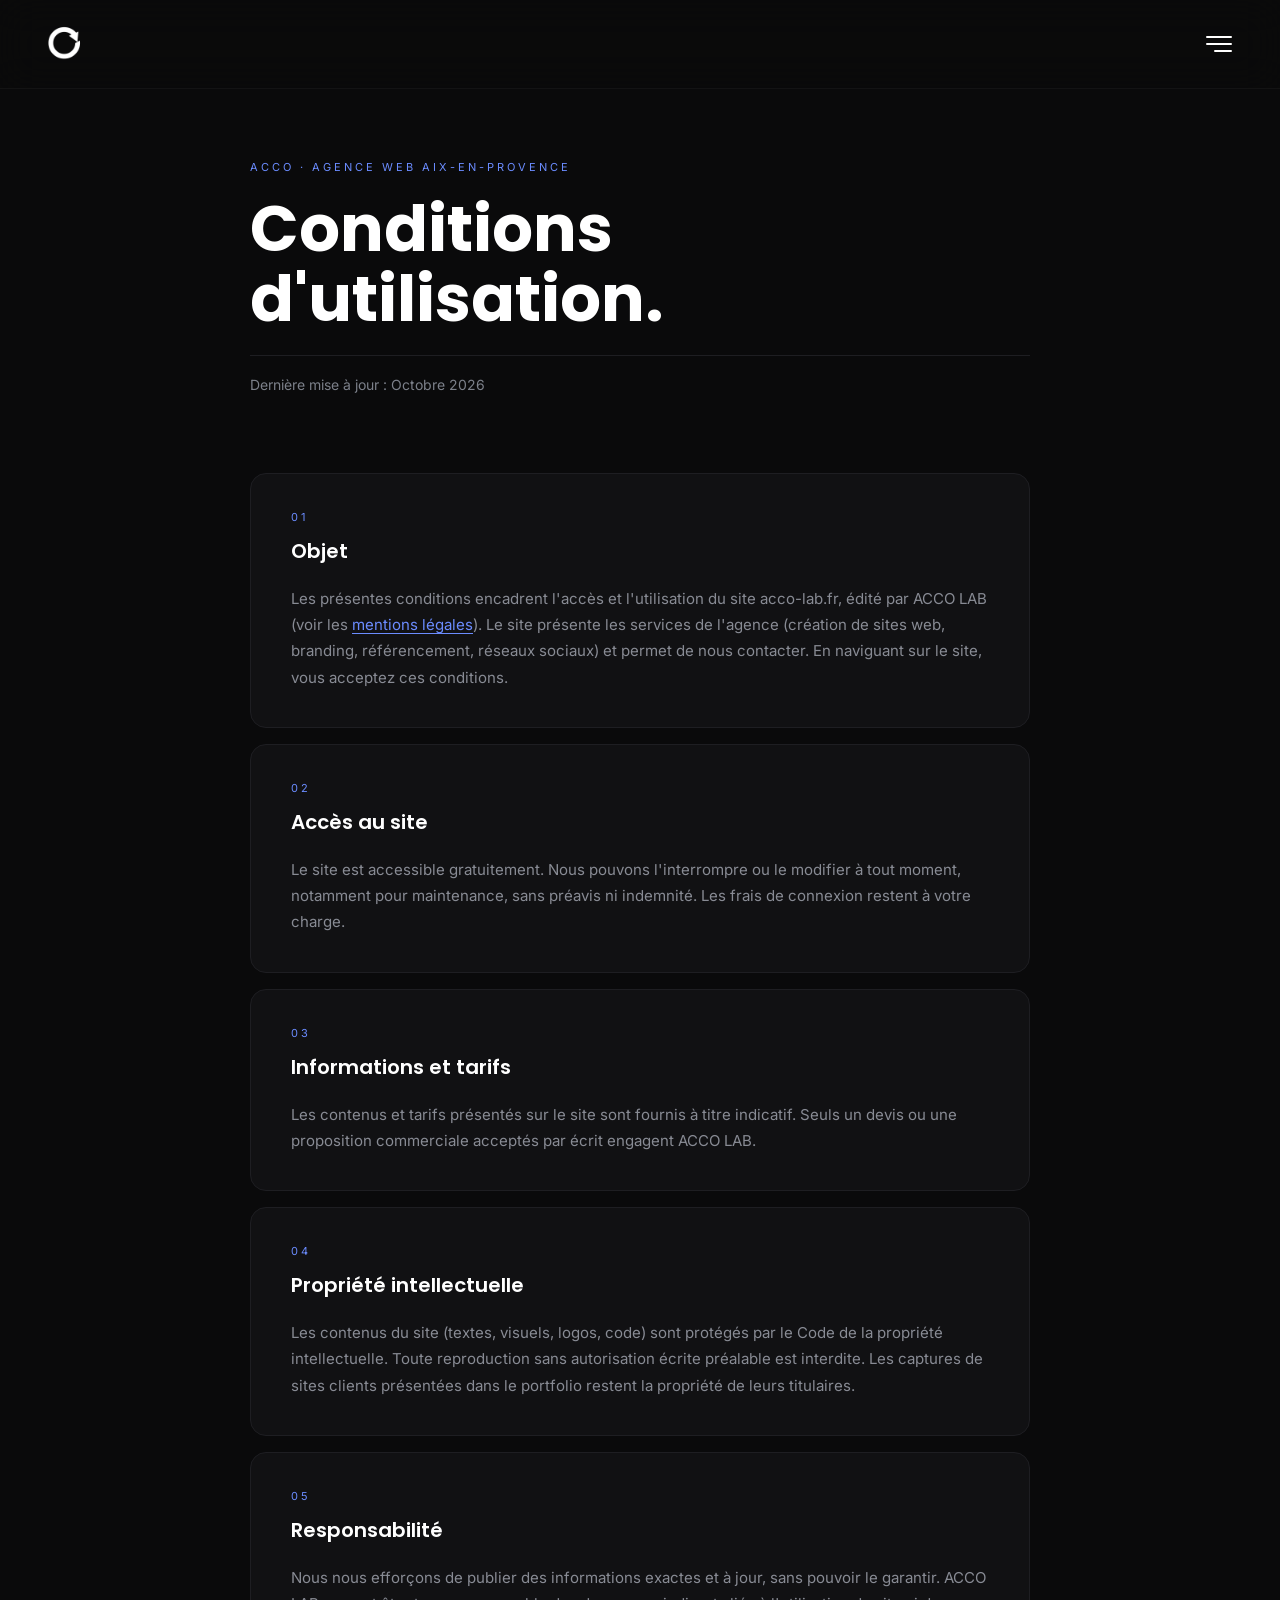
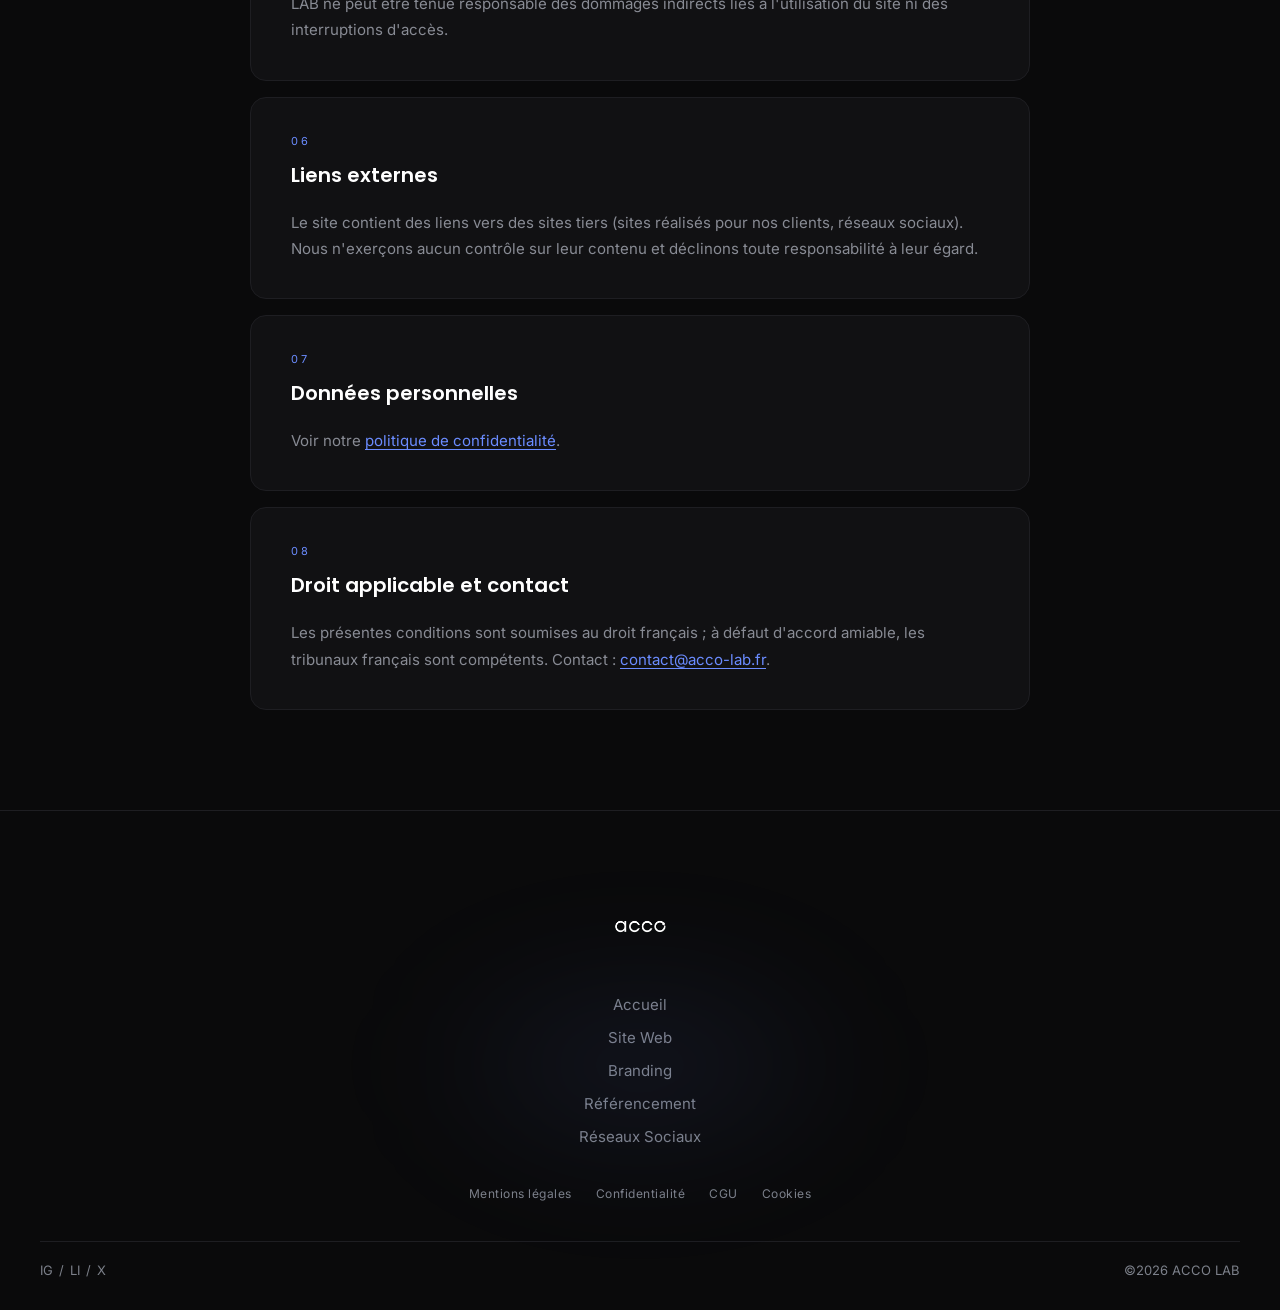
<file: cgu.html>
<!DOCTYPE html>
<html lang="fr">
<head>
    <meta charset="UTF-8">
    <meta name="viewport" content="width=device-width, initial-scale=1.0">
    <link rel="icon" href="/favicon.ico" sizes="48x48">
    <link rel="icon" type="image/svg+xml" href="/favicon.svg">
    <link rel="icon" type="image/png" sizes="96x96" href="/favicon-96x96.png">
    <link rel="apple-touch-icon" sizes="180x180" href="/apple-touch-icon.png">
    <link rel="manifest" href="/site.webmanifest">
    <title>Conditions générales d'utilisation | ACCO LAB Agence Web Aix-en-Provence</title>
    <meta name="robots" content="noindex, follow">
    <link rel="stylesheet" href="fonts.css">
    <style>
        /* Les attributs width/height servent de ratio avant chargement, le CSS garde la main sur la taille */
        :where(img[width][height]) { height: auto; }
        *, *::before, *::after { margin: 0; padding: 0; box-sizing: border-box; }

        :root {
            --bg:       #0a0a0b;
            --bg-card:  #111113;
            --bg-card2: #161618;
            --white:    #ffffff;
            --gray:     #7c808a;
            --gray-lt:  #888b94;
            --accent:   #6b8cff;
            --border:   #1e1e22;
            --font:     'Inter', -apple-system, sans-serif;
            --title:    'Poppins', sans-serif;
        }

        html { scroll-behavior: smooth; overflow-x: clip; }

        body {
            font-family: var(--font);
            background: var(--bg);
            color: var(--white);
            overflow-x: clip;
            -webkit-font-smoothing: antialiased;
            min-height: 100vh;
            display: flex;
            flex-direction: column;
        }

        h1, h2, h3 { font-family: var(--title); }
        a { text-decoration: none; color: inherit; }
        img { max-width: 100%; display: block; }

        /* ─── NAVBAR ─── */
        .navbar {
            position: fixed; top: 0; left: 0; right: 0; z-index: 100;
            display: flex; justify-content: space-between; align-items: center;
            padding: 20px 40px;
            background: rgba(10,10,11,0.7);
            backdrop-filter: blur(20px);
            -webkit-backdrop-filter: blur(20px);
            border-bottom: 1px solid rgba(255,255,255,0.04);
        }
        .logo img { height: 48px; }
        .menu-btn { display: flex; flex-direction: column; gap: 5px; cursor: pointer; padding: 8px; }
        .menu-btn div { width: 26px; height: 2px; background: var(--white); border-radius: 2px; transition: .3s; }
        .menu-btn div:last-child { width: 18px; margin-left: auto; }

        /* MOBILE NAV */
        .mobile-nav {
            position: fixed; inset: 0; background: var(--bg); z-index: 99;
            display: flex; flex-direction: column; justify-content: center; align-items: center; gap: 28px;
            opacity: 0; pointer-events: none; transition: opacity .4s;
        }
        .mobile-nav.active { opacity: 1; pointer-events: all; }
        .mobile-nav a { font-family: var(--title); font-size: 30px; font-weight: 600; opacity: .6; transition: opacity .3s; }
        .mobile-nav a:hover { opacity: 1; }

        /* ─── HERO ─── */
        .page-hero {
            padding: 160px 40px 80px;
            max-width: 860px;
            margin: 0 auto;
            width: 100%;
        }
        .overline {
            font-size: 11px;
            letter-spacing: 3px;
            text-transform: uppercase;
            color: var(--accent);
            margin-bottom: 20px;
            display: block;
        }
        .page-hero h1 {
            font-family: var(--title);
            font-size: clamp(36px, 6vw, 64px);
            font-weight: 700;
            line-height: 1.1;
            margin-bottom: 20px;
        }
        .page-hero .meta {
            font-size: 14px;
            color: var(--gray);
            border-top: 1px solid var(--border);
            padding-top: 20px;
            margin-top: 20px;
        }

        /* ─── CONTENT ─── */
        .legal-content {
            flex: 1;
            max-width: 860px;
            margin: 0 auto;
            width: 100%;
            padding: 0 40px 100px;
            display: flex;
            flex-direction: column;
            gap: 16px;
        }

        .legal-block {
            background: var(--bg-card);
            border: 1px solid var(--border);
            border-radius: 16px;
            padding: 36px 40px;
            transition: border-color .3s;
        }
        .legal-block:hover {
            border-color: rgba(107,140,255,.2);
        }

        .block-num {
            font-size: 11px;
            letter-spacing: 3px;
            text-transform: uppercase;
            color: var(--accent);
            margin-bottom: 12px;
            display: block;
        }

        .legal-block h2 {
            font-family: var(--title);
            font-size: 20px;
            font-weight: 600;
            margin-bottom: 20px;
            color: var(--white);
        }

        .legal-block p,
        .legal-block li {
            font-size: 15px;
            color: var(--gray-lt);
            line-height: 1.75;
        }

        .legal-block ul {
            list-style: none;
            display: flex;
            flex-direction: column;
            gap: 8px;
            margin-top: 4px;
        }

        .legal-block ul li {
            padding-left: 20px;
            position: relative;
        }
        .legal-block ul li::before {
            content: '•';
            position: absolute;
            left: 0;
            color: var(--accent);
            font-size: 12px;
            top: 2px;
        }

        .legal-block p + p {
            margin-top: 12px;
        }

        .info-grid {
            display: grid;
            grid-template-columns: 1fr 1fr;
            gap: 24px;
            margin-top: 4px;
        }
        .info-item {}
        .info-label {
            font-size: 11px;
            letter-spacing: 2px;
            text-transform: uppercase;
            color: var(--gray);
            margin-bottom: 6px;
            display: block;
        }
        .info-value {
            font-size: 15px;
            color: var(--white);
            font-weight: 500;
        }

        .accent-link {
            text-decoration: underline;
            text-underline-offset: 3px;
            color: var(--accent);
            transition: opacity .2s;
        }
        .accent-link:hover { opacity: .7; }

        /* ─── FOOTER ─── */
        .footer {
            position: relative;
            overflow: hidden;
            padding: 80px 40px 32px;
            border-top: 1px solid var(--border);
            display: flex; flex-direction: column; align-items: center;
            text-align: center;
        }
        .footer-glow {
            position: absolute; bottom: 120px; left: 50%; transform: translateX(-50%);
            width: 500px; height: 250px;
            background: radial-gradient(ellipse, rgba(107,140,255,.10), transparent 70%);
            filter: blur(60px); pointer-events: none;
        }
        .footer-logo { margin-bottom: 40px; }
        .footer-logo img { height: 64px; filter: brightness(0) invert(1); }
        .footer-nav { display: flex; flex-direction: column; gap: 14px; margin-bottom: 40px; }
        .footer-nav a { color: var(--gray); font-size: 15px; transition: color .3s; }
        .footer-nav a:hover { color: var(--white); }
        .footer-legal { display: flex; gap: 24px; margin-bottom: 40px; }
        .footer-legal a { font-size: 12px; color: var(--gray); letter-spacing: .5px; transition: color .3s; }
        .footer-legal a:hover { color: var(--white); }
        .footer-bot {
            display: flex; justify-content: space-between; align-items: center;
            padding-top: 20px; border-top: 1px solid var(--border);
            width: 100%;
        }
        .footer-soc { font-size: 13px; color: var(--gray); display: flex; gap: 6px; }
        .footer-cr  { font-size: 13px; color: var(--gray); }

        /* ─── SCROLLBAR ─── */
        ::-webkit-scrollbar { width: 5px; }
        ::-webkit-scrollbar-track { background: var(--bg); }
        ::-webkit-scrollbar-thumb { background: #2a2a2e; border-radius: 3px; }

        /* ─── RESPONSIVE ─── */
        @media (max-width: 700px) {
            .navbar { padding: 16px 20px; }
            .page-hero { padding: 140px 20px 60px; }
            .legal-content { padding: 0 20px 80px; }
            .legal-block { padding: 28px 24px; }
            .info-grid { grid-template-columns: 1fr; gap: 20px; }
            .footer { padding: 60px 20px 28px; }
            .footer-legal { flex-direction: column; gap: 12px; align-items: center; }
        }
    </style>
</head>
<body>

<!-- ─── NAVBAR ─── -->
<nav class="navbar">
    <a href="index.html" class="logo">
        <img src="image/En-tête (11).webp" alt="Acco" width="48" height="48">
    </a>
    <div class="menu-btn" onclick="toggleMenu()">
        <div></div><div></div><div></div>
    </div>
</nav>

<!-- MOBILE NAV -->
<div class="mobile-nav" id="mobileNav">
    <a href="index.html"         onclick="toggleMenu()">Accueil</a>
    <a href="site-web.html"      onclick="toggleMenu()">Site Web</a>
    <a href="branding.html"      onclick="toggleMenu()">Branding</a>
    <a href="referencement.html" onclick="toggleMenu()">Référencement</a>
    <a href="reseaux.html"       onclick="toggleMenu()">Réseaux Sociaux</a>
    <a href="recrutement.html"   onclick="toggleMenu()">On recrute</a>
    <a href="contact.html"       onclick="toggleMenu()" style="font-size:22px;">Contact</a>
</div>


<!-- ─── HERO ─── -->
<header class="page-hero">
    <span class="overline">Acco · Agence Web Aix-en-Provence</span>
    <h1>Conditions<br>d'utilisation.</h1>
    <p class="meta">Dernière mise à jour&nbsp;: Octobre 2026</p>
</header>


<!-- ─── CONTENT ─── -->
<main class="legal-content">

    <div class="legal-block">
        <span class="block-num">01</span>
        <h2>Objet</h2>
        <p>Les présentes conditions encadrent l'accès et l'utilisation du site acco-lab.fr, édité par ACCO LAB (voir les <a href="mentions-legales.html" class="accent-link">mentions légales</a>). Le site présente les services de l'agence (création de sites web, branding, référencement, réseaux sociaux) et permet de nous contacter. En naviguant sur le site, vous acceptez ces conditions.</p>
    </div>
    <div class="legal-block">
        <span class="block-num">02</span>
        <h2>Accès au site</h2>
        <p>Le site est accessible gratuitement. Nous pouvons l'interrompre ou le modifier à tout moment, notamment pour maintenance, sans préavis ni indemnité. Les frais de connexion restent à votre charge.</p>
    </div>
    <div class="legal-block">
        <span class="block-num">03</span>
        <h2>Informations et tarifs</h2>
        <p>Les contenus et tarifs présentés sur le site sont fournis à titre indicatif. Seuls un devis ou une proposition commerciale acceptés par écrit engagent ACCO LAB.</p>
    </div>
    <div class="legal-block">
        <span class="block-num">04</span>
        <h2>Propriété intellectuelle</h2>
        <p>Les contenus du site (textes, visuels, logos, code) sont protégés par le Code de la propriété intellectuelle. Toute reproduction sans autorisation écrite préalable est interdite. Les captures de sites clients présentées dans le portfolio restent la propriété de leurs titulaires.</p>
    </div>
    <div class="legal-block">
        <span class="block-num">05</span>
        <h2>Responsabilité</h2>
        <p>Nous nous efforçons de publier des informations exactes et à jour, sans pouvoir le garantir. ACCO LAB ne peut être tenue responsable des dommages indirects liés à l'utilisation du site ni des interruptions d'accès.</p>
    </div>
    <div class="legal-block">
        <span class="block-num">06</span>
        <h2>Liens externes</h2>
        <p>Le site contient des liens vers des sites tiers (sites réalisés pour nos clients, réseaux sociaux). Nous n'exerçons aucun contrôle sur leur contenu et déclinons toute responsabilité à leur égard.</p>
    </div>
    <div class="legal-block">
        <span class="block-num">07</span>
        <h2>Données personnelles</h2>
        <p>Voir notre <a href="confidentialite.html" class="accent-link">politique de confidentialité</a>.</p>
    </div>
    <div class="legal-block">
        <span class="block-num">08</span>
        <h2>Droit applicable et contact</h2>
        <p>Les présentes conditions sont soumises au droit français ; à défaut d'accord amiable, les tribunaux français sont compétents. Contact : <a href="mailto:contact@acco-lab.fr" class="accent-link">contact@acco-lab.fr</a>.</p>
    </div>

</main>


<!-- ─── FOOTER ─── -->
<footer class="footer">
    <div class="footer-glow"></div>

    <div class="footer-logo">
        <img src="image/En-tête (4).webp" alt="Acco" width="64" height="64" loading="lazy" decoding="async">
    </div>

    <nav class="footer-nav">
        <a href="index.html">Accueil</a>
        <a href="site-web.html">Site Web</a>
        <a href="branding.html">Branding</a>
        <a href="referencement.html">Référencement</a>
        <a href="reseaux.html">Réseaux Sociaux</a>
    </nav>

    <div class="footer-legal">
        <a href="mentions-legales.html">Mentions légales</a>
        <a href="confidentialite.html">Confidentialité</a>
        <a href="cgu.html">CGU</a>
        <a href="cookies.html">Cookies</a>
    </div>

    <div class="footer-bot">
        <div class="footer-soc">IG <span>/</span> LI <span>/</span> X</div>
        <div class="footer-cr">&copy;2026 ACCO LAB</div>
    </div>
</footer>


<script>
    function toggleMenu() {
        document.getElementById('mobileNav').classList.toggle('active');
    }
</script>
</body>
</html>
</file>
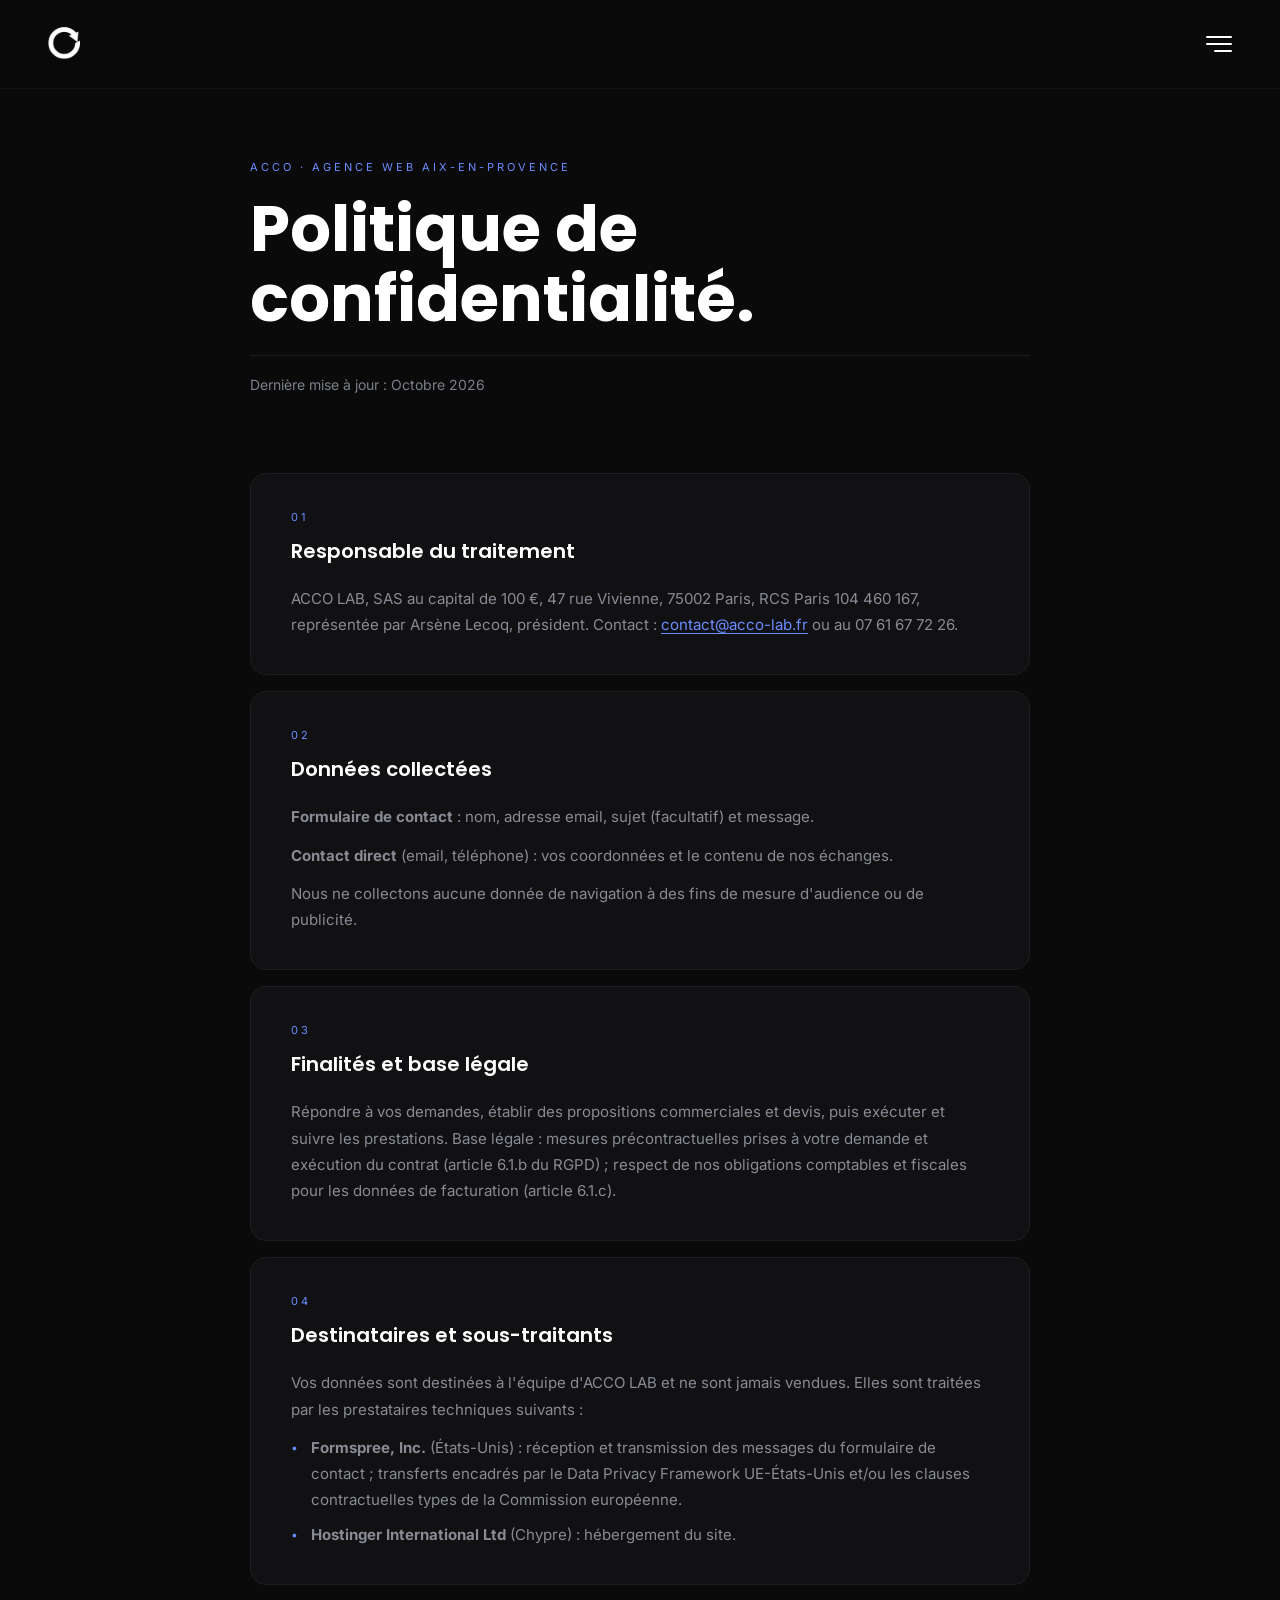
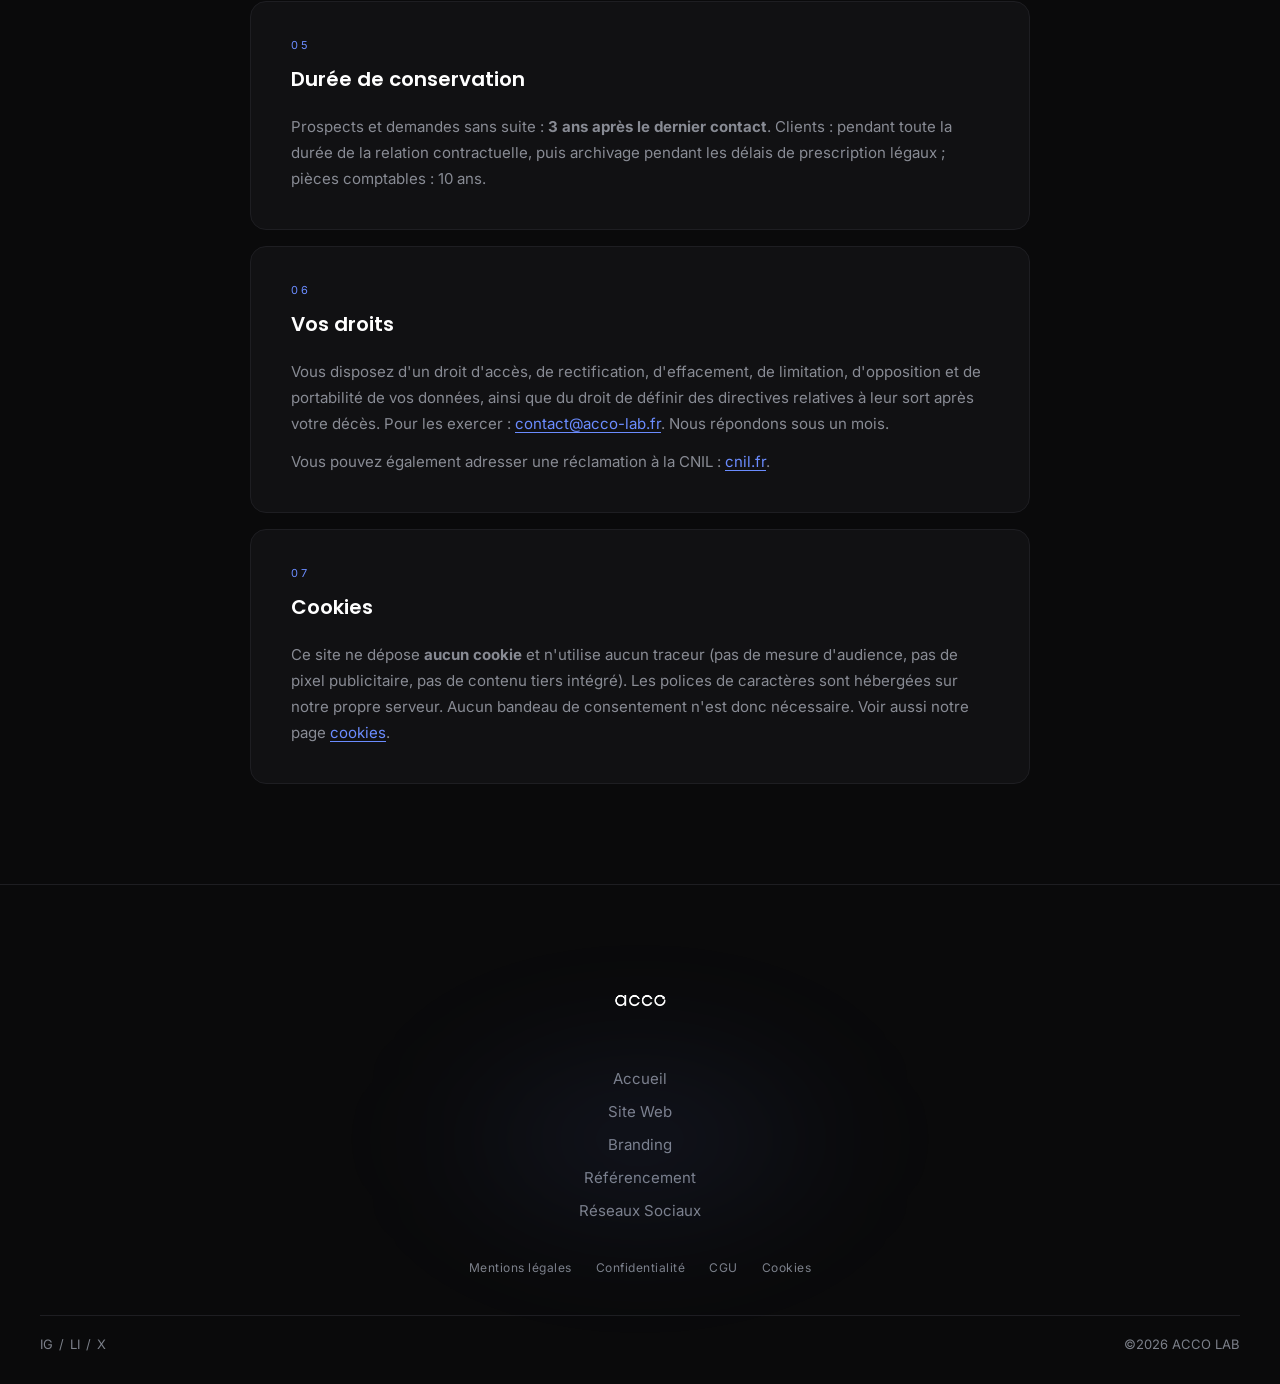
<file: confidentialite.html>
<!DOCTYPE html>
<html lang="fr">
<head>
    <meta charset="UTF-8">
    <meta name="viewport" content="width=device-width, initial-scale=1.0">
    <link rel="icon" href="/favicon.ico" sizes="48x48">
    <link rel="icon" type="image/svg+xml" href="/favicon.svg">
    <link rel="icon" type="image/png" sizes="96x96" href="/favicon-96x96.png">
    <link rel="apple-touch-icon" sizes="180x180" href="/apple-touch-icon.png">
    <link rel="manifest" href="/site.webmanifest">
    <title>Politique de confidentialité | ACCO LAB Agence Web Aix-en-Provence</title>
    <meta name="robots" content="noindex, follow">
    <link rel="stylesheet" href="fonts.css">
    <style>
        /* Les attributs width/height servent de ratio avant chargement, le CSS garde la main sur la taille */
        :where(img[width][height]) { height: auto; }
        *, *::before, *::after { margin: 0; padding: 0; box-sizing: border-box; }

        :root {
            --bg:       #0a0a0b;
            --bg-card:  #111113;
            --bg-card2: #161618;
            --white:    #ffffff;
            --gray:     #7c808a;
            --gray-lt:  #888b94;
            --accent:   #6b8cff;
            --border:   #1e1e22;
            --font:     'Inter', -apple-system, sans-serif;
            --title:    'Poppins', sans-serif;
        }

        html { scroll-behavior: smooth; overflow-x: clip; }

        body {
            font-family: var(--font);
            background: var(--bg);
            color: var(--white);
            overflow-x: clip;
            -webkit-font-smoothing: antialiased;
            min-height: 100vh;
            display: flex;
            flex-direction: column;
        }

        h1, h2, h3 { font-family: var(--title); }
        a { text-decoration: none; color: inherit; }
        img { max-width: 100%; display: block; }

        /* ─── NAVBAR ─── */
        .navbar {
            position: fixed; top: 0; left: 0; right: 0; z-index: 100;
            display: flex; justify-content: space-between; align-items: center;
            padding: 20px 40px;
            background: rgba(10,10,11,0.7);
            backdrop-filter: blur(20px);
            -webkit-backdrop-filter: blur(20px);
            border-bottom: 1px solid rgba(255,255,255,0.04);
        }
        .logo img { height: 48px; }
        .menu-btn { display: flex; flex-direction: column; gap: 5px; cursor: pointer; padding: 8px; }
        .menu-btn div { width: 26px; height: 2px; background: var(--white); border-radius: 2px; transition: .3s; }
        .menu-btn div:last-child { width: 18px; margin-left: auto; }

        /* MOBILE NAV */
        .mobile-nav {
            position: fixed; inset: 0; background: var(--bg); z-index: 99;
            display: flex; flex-direction: column; justify-content: center; align-items: center; gap: 28px;
            opacity: 0; pointer-events: none; transition: opacity .4s;
        }
        .mobile-nav.active { opacity: 1; pointer-events: all; }
        .mobile-nav a { font-family: var(--title); font-size: 30px; font-weight: 600; opacity: .6; transition: opacity .3s; }
        .mobile-nav a:hover { opacity: 1; }

        /* ─── HERO ─── */
        .page-hero {
            padding: 160px 40px 80px;
            max-width: 860px;
            margin: 0 auto;
            width: 100%;
        }
        .overline {
            font-size: 11px;
            letter-spacing: 3px;
            text-transform: uppercase;
            color: var(--accent);
            margin-bottom: 20px;
            display: block;
        }
        .page-hero h1 {
            font-family: var(--title);
            font-size: clamp(36px, 6vw, 64px);
            font-weight: 700;
            line-height: 1.1;
            margin-bottom: 20px;
        }
        .page-hero .meta {
            font-size: 14px;
            color: var(--gray);
            border-top: 1px solid var(--border);
            padding-top: 20px;
            margin-top: 20px;
        }

        /* ─── CONTENT ─── */
        .legal-content {
            flex: 1;
            max-width: 860px;
            margin: 0 auto;
            width: 100%;
            padding: 0 40px 100px;
            display: flex;
            flex-direction: column;
            gap: 16px;
        }

        .legal-block {
            background: var(--bg-card);
            border: 1px solid var(--border);
            border-radius: 16px;
            padding: 36px 40px;
            transition: border-color .3s;
        }
        .legal-block:hover {
            border-color: rgba(107,140,255,.2);
        }

        .block-num {
            font-size: 11px;
            letter-spacing: 3px;
            text-transform: uppercase;
            color: var(--accent);
            margin-bottom: 12px;
            display: block;
        }

        .legal-block h2 {
            font-family: var(--title);
            font-size: 20px;
            font-weight: 600;
            margin-bottom: 20px;
            color: var(--white);
        }

        .legal-block p,
        .legal-block li {
            font-size: 15px;
            color: var(--gray-lt);
            line-height: 1.75;
        }

        .legal-block ul {
            list-style: none;
            display: flex;
            flex-direction: column;
            gap: 8px;
            margin-top: 4px;
        }

        .legal-block ul li {
            padding-left: 20px;
            position: relative;
        }
        .legal-block ul li::before {
            content: '•';
            position: absolute;
            left: 0;
            color: var(--accent);
            font-size: 12px;
            top: 2px;
        }

        .legal-block p + p {
            margin-top: 12px;
        }

        .info-grid {
            display: grid;
            grid-template-columns: 1fr 1fr;
            gap: 24px;
            margin-top: 4px;
        }
        .info-item {}
        .info-label {
            font-size: 11px;
            letter-spacing: 2px;
            text-transform: uppercase;
            color: var(--gray);
            margin-bottom: 6px;
            display: block;
        }
        .info-value {
            font-size: 15px;
            color: var(--white);
            font-weight: 500;
        }

        .accent-link {
            text-decoration: underline;
            text-underline-offset: 3px;
            color: var(--accent);
            transition: opacity .2s;
        }
        .accent-link:hover { opacity: .7; }

        /* ─── FOOTER ─── */
        .footer {
            position: relative;
            overflow: hidden;
            padding: 80px 40px 32px;
            border-top: 1px solid var(--border);
            display: flex; flex-direction: column; align-items: center;
            text-align: center;
        }
        .footer-glow {
            position: absolute; bottom: 120px; left: 50%; transform: translateX(-50%);
            width: 500px; height: 250px;
            background: radial-gradient(ellipse, rgba(107,140,255,.10), transparent 70%);
            filter: blur(60px); pointer-events: none;
        }
        .footer-logo { margin-bottom: 40px; }
        .footer-logo img { height: 64px; filter: brightness(0) invert(1); }
        .footer-nav { display: flex; flex-direction: column; gap: 14px; margin-bottom: 40px; }
        .footer-nav a { color: var(--gray); font-size: 15px; transition: color .3s; }
        .footer-nav a:hover { color: var(--white); }
        .footer-legal { display: flex; gap: 24px; margin-bottom: 40px; }
        .footer-legal a { font-size: 12px; color: var(--gray); letter-spacing: .5px; transition: color .3s; }
        .footer-legal a:hover { color: var(--white); }
        .footer-bot {
            display: flex; justify-content: space-between; align-items: center;
            padding-top: 20px; border-top: 1px solid var(--border);
            width: 100%;
        }
        .footer-soc { font-size: 13px; color: var(--gray); display: flex; gap: 6px; }
        .footer-cr  { font-size: 13px; color: var(--gray); }

        /* ─── SCROLLBAR ─── */
        ::-webkit-scrollbar { width: 5px; }
        ::-webkit-scrollbar-track { background: var(--bg); }
        ::-webkit-scrollbar-thumb { background: #2a2a2e; border-radius: 3px; }

        /* ─── RESPONSIVE ─── */
        @media (max-width: 700px) {
            .navbar { padding: 16px 20px; }
            .page-hero { padding: 140px 20px 60px; }
            .legal-content { padding: 0 20px 80px; }
            .legal-block { padding: 28px 24px; }
            .info-grid { grid-template-columns: 1fr; gap: 20px; }
            .footer { padding: 60px 20px 28px; }
            .footer-legal { flex-direction: column; gap: 12px; align-items: center; }
        }
    </style>
</head>
<body>

<!-- ─── NAVBAR ─── -->
<nav class="navbar">
    <a href="index.html" class="logo">
        <img src="image/En-tête (11).webp" alt="Acco" width="48" height="48">
    </a>
    <div class="menu-btn" onclick="toggleMenu()">
        <div></div><div></div><div></div>
    </div>
</nav>

<!-- MOBILE NAV -->
<div class="mobile-nav" id="mobileNav">
    <a href="index.html"         onclick="toggleMenu()">Accueil</a>
    <a href="site-web.html"      onclick="toggleMenu()">Site Web</a>
    <a href="branding.html"      onclick="toggleMenu()">Branding</a>
    <a href="referencement.html" onclick="toggleMenu()">Référencement</a>
    <a href="reseaux.html"       onclick="toggleMenu()">Réseaux Sociaux</a>
    <a href="recrutement.html"   onclick="toggleMenu()">On recrute</a>
    <a href="contact.html"       onclick="toggleMenu()" style="font-size:22px;">Contact</a>
</div>


<!-- ─── HERO ─── -->
<header class="page-hero">
    <span class="overline">Acco · Agence Web Aix-en-Provence</span>
    <h1>Politique de<br>confidentialité.</h1>
    <p class="meta">Dernière mise à jour&nbsp;: Octobre 2026</p>
</header>


<!-- ─── CONTENT ─── -->
<main class="legal-content">

    <div class="legal-block">
        <span class="block-num">01</span>
        <h2>Responsable du traitement</h2>
        <p>ACCO LAB, SAS au capital de 100 €, 47 rue Vivienne, 75002 Paris, RCS Paris 104 460 167, représentée par Arsène Lecoq, président. Contact : <a href="mailto:contact@acco-lab.fr" class="accent-link">contact@acco-lab.fr</a> ou au 07 61 67 72 26.</p>
    </div>
    <div class="legal-block">
        <span class="block-num">02</span>
        <h2>Données collectées</h2>
        <p><strong>Formulaire de contact</strong> : nom, adresse email, sujet (facultatif) et message.</p>
        <p><strong>Contact direct</strong> (email, téléphone) : vos coordonnées et le contenu de nos échanges.</p>
        <p>Nous ne collectons aucune donnée de navigation à des fins de mesure d'audience ou de publicité.</p>
    </div>
    <div class="legal-block">
        <span class="block-num">03</span>
        <h2>Finalités et base légale</h2>
        <p>Répondre à vos demandes, établir des propositions commerciales et devis, puis exécuter et suivre les prestations. Base légale : mesures précontractuelles prises à votre demande et exécution du contrat (article 6.1.b du RGPD) ; respect de nos obligations comptables et fiscales pour les données de facturation (article 6.1.c).</p>
    </div>
    <div class="legal-block">
        <span class="block-num">04</span>
        <h2>Destinataires et sous-traitants</h2>
        <p>Vos données sont destinées à l'équipe d'ACCO LAB et ne sont jamais vendues. Elles sont traitées par les prestataires techniques suivants :</p>
        <ul style="margin-top: 12px;">
            <li><strong>Formspree, Inc.</strong> (États-Unis) : réception et transmission des messages du formulaire de contact ; transferts encadrés par le Data Privacy Framework UE-États-Unis et/ou les clauses contractuelles types de la Commission européenne.</li>
            <li><strong>Hostinger International Ltd</strong> (Chypre) : hébergement du site.</li>
        </ul>
    </div>
    <div class="legal-block">
        <span class="block-num">05</span>
        <h2>Durée de conservation</h2>
        <p>Prospects et demandes sans suite : <strong>3 ans après le dernier contact</strong>. Clients : pendant toute la durée de la relation contractuelle, puis archivage pendant les délais de prescription légaux ; pièces comptables : 10 ans.</p>
    </div>
    <div class="legal-block">
        <span class="block-num">06</span>
        <h2>Vos droits</h2>
        <p>Vous disposez d'un droit d'accès, de rectification, d'effacement, de limitation, d'opposition et de portabilité de vos données, ainsi que du droit de définir des directives relatives à leur sort après votre décès. Pour les exercer : <a href="mailto:contact@acco-lab.fr" class="accent-link">contact@acco-lab.fr</a>. Nous répondons sous un mois.</p>
        <p>Vous pouvez également adresser une réclamation à la CNIL : <a href="https://www.cnil.fr/fr/plaintes" class="accent-link" rel="noopener">cnil.fr</a>.</p>
    </div>
    <div class="legal-block">
        <span class="block-num">07</span>
        <h2>Cookies</h2>
        <p>Ce site ne dépose <strong>aucun cookie</strong> et n'utilise aucun traceur (pas de mesure d'audience, pas de pixel publicitaire, pas de contenu tiers intégré). Les polices de caractères sont hébergées sur notre propre serveur. Aucun bandeau de consentement n'est donc nécessaire. Voir aussi notre page <a href="cookies.html" class="accent-link">cookies</a>.</p>
    </div>

</main>


<!-- ─── FOOTER ─── -->
<footer class="footer">
    <div class="footer-glow"></div>

    <div class="footer-logo">
        <img src="image/En-tête (4).webp" alt="Acco" width="64" height="64" loading="lazy" decoding="async">
    </div>

    <nav class="footer-nav">
        <a href="index.html">Accueil</a>
        <a href="site-web.html">Site Web</a>
        <a href="branding.html">Branding</a>
        <a href="referencement.html">Référencement</a>
        <a href="reseaux.html">Réseaux Sociaux</a>
    </nav>

    <div class="footer-legal">
        <a href="mentions-legales.html">Mentions légales</a>
        <a href="confidentialite.html">Confidentialité</a>
        <a href="cgu.html">CGU</a>
        <a href="cookies.html">Cookies</a>
    </div>

    <div class="footer-bot">
        <div class="footer-soc">IG <span>/</span> LI <span>/</span> X</div>
        <div class="footer-cr">&copy;2026 ACCO LAB</div>
    </div>
</footer>


<script>
    function toggleMenu() {
        document.getElementById('mobileNav').classList.toggle('active');
    }
</script>
</body>
</html>
</file>
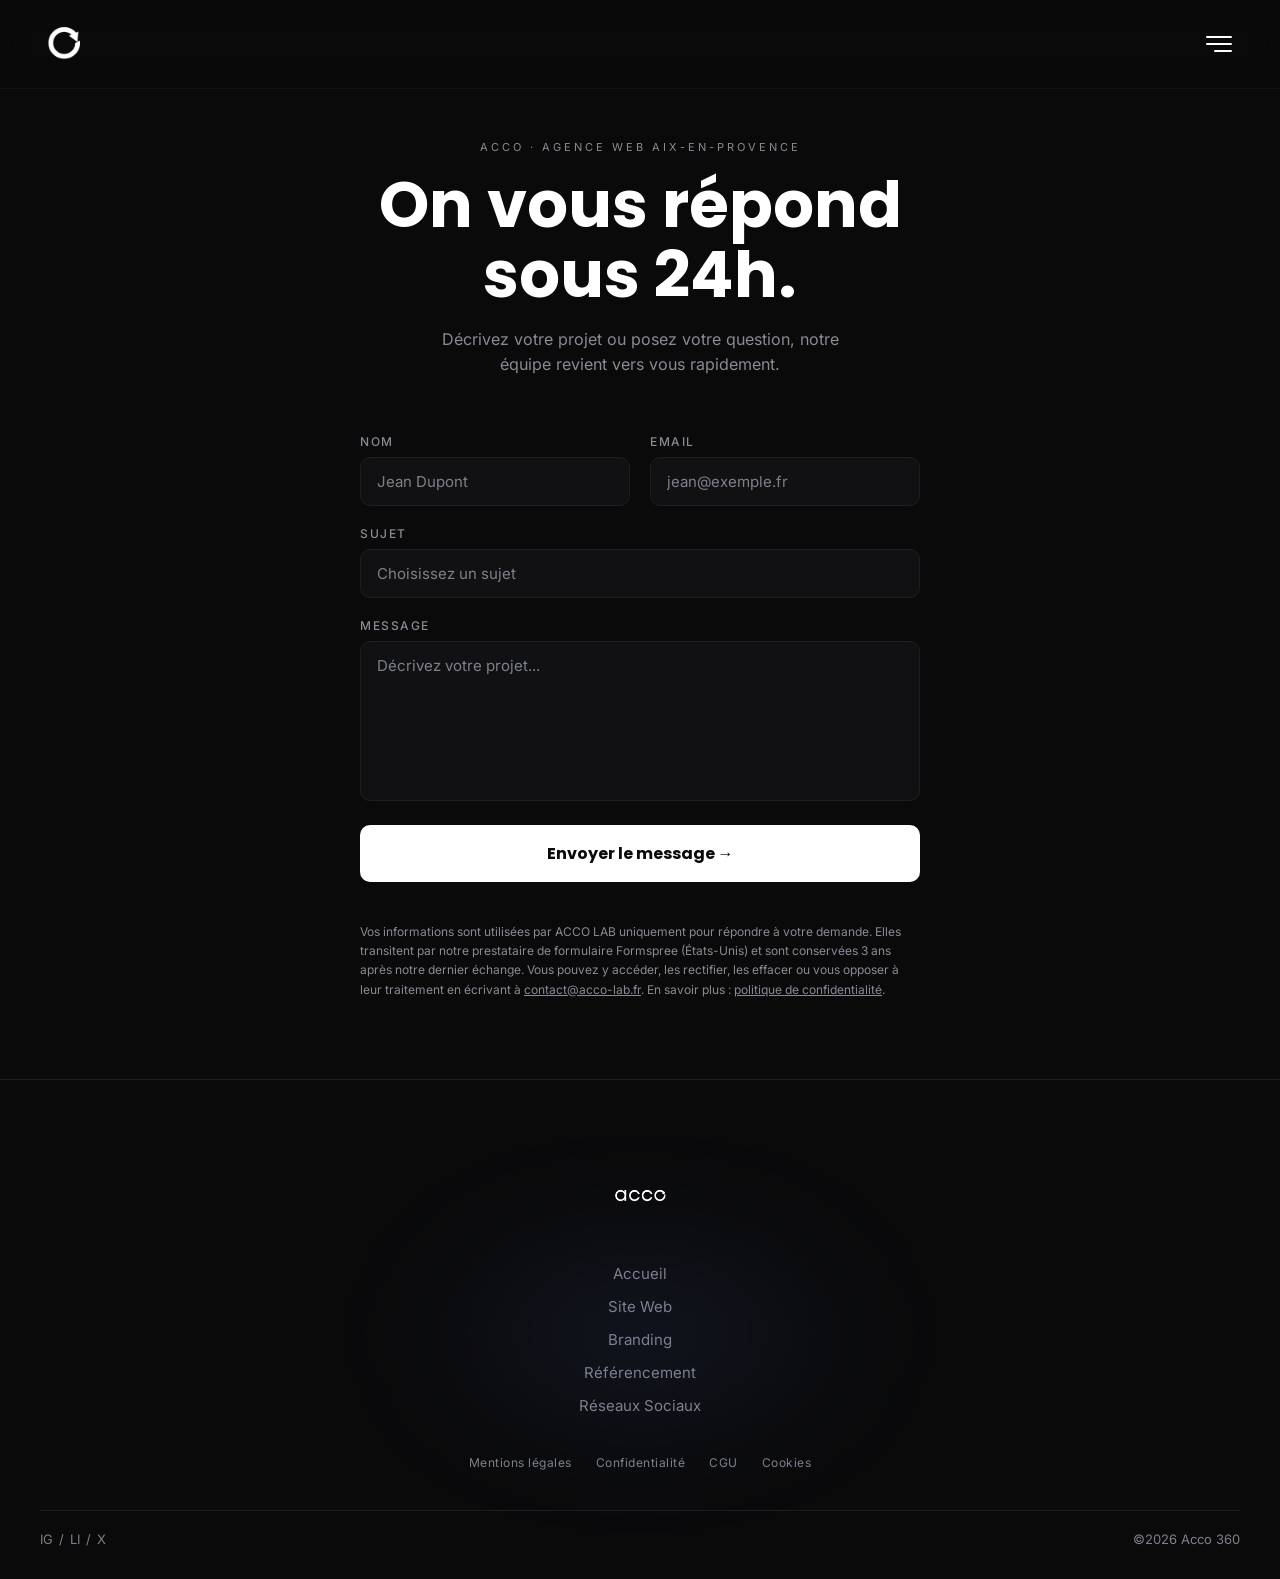
<file: contact.html>
<!DOCTYPE html>
<html lang="fr">
<head>
    <meta charset="UTF-8">
    <meta name="viewport" content="width=device-width, initial-scale=1.0">
    <link rel="icon" href="/favicon.ico" sizes="48x48">
    <link rel="icon" type="image/svg+xml" href="/favicon.svg">
    <link rel="icon" type="image/png" sizes="96x96" href="/favicon-96x96.png">
    <link rel="apple-touch-icon" sizes="180x180" href="/apple-touch-icon.png">
    <link rel="manifest" href="/site.webmanifest">
    <title>Contact | Acco Agence Web Aix-en-Provence</title>
    <link rel="stylesheet" href="fonts.css">
    <style>
        /* Les attributs width/height servent de ratio avant chargement, le CSS garde la main sur la taille */
        :where(img[width][height]) { height: auto; }
        *, *::before, *::after { margin: 0; padding: 0; box-sizing: border-box; }

        :root {
            --bg:       #0a0a0b;
            --bg-card:  #111113;
            --bg-card2: #161618;
            --white:    #ffffff;
            --gray:     #7c808a;
            --gray-lt:  #888b94;
            --accent:   #6b8cff;
            --border:   #1e1e22;
            --font:     'Inter', -apple-system, sans-serif;
            --title:    'Poppins', sans-serif;
        }

        html { scroll-behavior: smooth; overflow-x: clip; }

        body {
            font-family: var(--font);
            background: var(--bg);
            color: var(--white);
            overflow-x: clip;
            -webkit-font-smoothing: antialiased;
            min-height: 100vh;
            display: flex;
            flex-direction: column;
        }

        h1, h2, h3 { font-family: var(--title); }
        a { text-decoration: none; color: inherit; }
        img { max-width: 100%; display: block; }

        /* ─── NAVBAR ─── */
        .navbar {
            position: fixed; top: 0; left: 0; right: 0; z-index: 100;
            display: flex; justify-content: space-between; align-items: center;
            padding: 20px 40px;
            background: rgba(10,10,11,0.7);
            backdrop-filter: blur(20px);
            -webkit-backdrop-filter: blur(20px);
            border-bottom: 1px solid rgba(255,255,255,0.04);
        }
        .logo img { height: 48px; }
        .menu-btn { display: flex; flex-direction: column; gap: 5px; cursor: pointer; padding: 8px; }
        .menu-btn div { width: 26px; height: 2px; background: var(--white); border-radius: 2px; transition: .3s; }
        .menu-btn div:last-child { width: 18px; margin-left: auto; }

        /* MOBILE NAV */
        .mobile-nav {
            position: fixed; inset: 0; background: var(--bg); z-index: 99;
            display: flex; flex-direction: column; justify-content: center; align-items: center; gap: 28px;
            opacity: 0; pointer-events: none; transition: opacity .4s;
        }
        .mobile-nav.active { opacity: 1; pointer-events: all; }
        .mobile-nav a { font-family: var(--title); font-size: 30px; font-weight: 600; opacity: .6; transition: opacity .3s; }
        .mobile-nav a:hover { opacity: 1; }

        /* ─── PAGE ─── */
        .page-wrap {
            flex: 1;
            display: flex;
            flex-direction: column;
            align-items: center;
            justify-content: center;
            padding: 140px 24px 80px;
        }

        .contact-header {
            text-align: center;
            margin-bottom: 56px;
        }
        .contact-header p.overline {
            font-family: var(--font);
            font-size: 11px;
            letter-spacing: 3px;
            text-transform: uppercase;
            color: var(--gray-lt);
            margin-bottom: 16px;
        }
        .contact-header h1 {
            font-family: var(--title);
            font-size: clamp(36px, 6vw, 64px);
            font-weight: 700;
            line-height: 1.1;
            margin-bottom: 16px;
        }
        .contact-header p.sub {
            font-size: 16px;
            color: var(--gray-lt);
            max-width: 420px;
            margin: 0 auto;
            line-height: 1.6;
        }

        /* ─── FORM ─── */
        .contact-form {
            width: 100%;
            max-width: 560px;
            display: flex;
            flex-direction: column;
            gap: 20px;
        }

        .form-row {
            display: grid;
            grid-template-columns: 1fr 1fr;
            gap: 20px;
        }

        .field {
            display: flex;
            flex-direction: column;
            gap: 8px;
        }
        .field label {
            font-size: 12px;
            letter-spacing: 1.5px;
            text-transform: uppercase;
            color: var(--gray-lt);
            font-weight: 500;
        }
        .field input,
        .field textarea,
        .field select {
            background: var(--bg-card);
            border: 1px solid var(--border);
            border-radius: 10px;
            padding: 14px 16px;
            color: var(--white);
            font-family: var(--font);
            font-size: 15px;
            outline: none;
            transition: border-color .2s;
            resize: none;
            -webkit-appearance: none;
        }
        .field input::placeholder,
        .field textarea::placeholder {
            color: var(--gray);
        }
        .field input:focus,
        .field textarea:focus,
        .field select:focus {
            border-color: rgba(107,140,255,.5);
        }
        .field textarea {
            height: 160px;
        }
        .field select {
            color: var(--gray);
            cursor: pointer;
        }
        .field select option {
            background: var(--bg-card2);
            color: var(--white);
        }

        .submit-btn {
            width: 100%;
            padding: 16px;
            background: var(--white);
            color: var(--bg);
            border: none;
            border-radius: 10px;
            font-family: var(--title);
            font-size: 16px;
            font-weight: 700;
            cursor: pointer;
            transition: opacity .2s, transform .15s;
            margin-top: 4px;
        }
        .submit-btn:hover {
            opacity: .88;
        }
        .submit-btn:active {
            transform: scale(.98);
        }

        /* Success / Error messages */
        .form-msg {
            display: none;
            padding: 14px 20px;
            border-radius: 10px;
            font-size: 14px;
            text-align: center;
        }
        .form-msg.success {
            display: block;
            background: rgba(107,140,255,.12);
            border: 1px solid rgba(107,140,255,.3);
            color: #a5b8ff;
        }
        .form-msg.error {
            display: block;
            background: rgba(212, 106, 106, .12);
            border: 1px solid rgba(212,106,106,.3);
            color: #e4a0a0;
        }

        /* ─── FOOTER ─── */
        .footer {
            position: relative;
            overflow: hidden;
            padding: 80px 40px 32px;
            border-top: 1px solid var(--border);
            display: flex; flex-direction: column; align-items: center;
            text-align: center;
        }
        .footer-glow {
            position: absolute; bottom: 120px; left: 50%; transform: translateX(-50%);
            width: 500px; height: 250px;
            background: radial-gradient(ellipse, rgba(107,140,255,.12), transparent 70%);
            filter: blur(60px); pointer-events: none;
        }
        .footer-logo { margin-bottom: 40px; }
        .footer-logo img { height: 64px; filter: brightness(0) invert(1); }

        .footer-nav { display: flex; flex-direction: column; gap: 14px; margin-bottom: 40px; }
        .footer-nav a { color: var(--gray); font-size: 15px; transition: color .3s; }
        .footer-nav a:hover { color: var(--white); }

        .footer-bot {
            display: flex; justify-content: space-between; align-items: center;
            padding-top: 20px; border-top: 1px solid var(--border);
            width: 100%;
        }
        .footer-soc { font-size: 13px; color: var(--gray); display: flex; gap: 6px; }
        .footer-cr  { font-size: 13px; color: var(--gray); }

        /* ─── SCROLLBAR ─── */
        ::-webkit-scrollbar { width: 5px; }
        ::-webkit-scrollbar-track { background: var(--bg); }
        ::-webkit-scrollbar-thumb { background: #2a2a2e; border-radius: 3px; }

        /* ─── RESPONSIVE ─── */
        @media (max-width: 600px) {
            .navbar { padding: 16px 20px; }
            .form-row { grid-template-columns: 1fr; }
            .footer { padding: 60px 20px 28px; }
        }
    </style>
</head>
<body>

<!-- ─── NAVBAR ─── -->
<nav class="navbar">
    <a href="index.html" class="logo">
        <img src="image/En-tête (11).webp" alt="Acco" width="48" height="48">
    </a>
    <div class="menu-btn" onclick="toggleMenu()">
        <div></div><div></div><div></div>
    </div>
</nav>

<!-- MOBILE NAV -->
<div class="mobile-nav" id="mobileNav">
    <a href="index.html"         onclick="toggleMenu()">Accueil</a>
    <a href="site-web.html"      onclick="toggleMenu()">Site Web</a>
    <a href="branding.html"      onclick="toggleMenu()">Branding</a>
    <a href="referencement.html" onclick="toggleMenu()">Référencement</a>
    <a href="reseaux.html"       onclick="toggleMenu()">Réseaux Sociaux</a>
    <a href="recrutement.html"   onclick="toggleMenu()">On recrute</a>
    <a href="contact.html"       onclick="toggleMenu()" style="font-size:22px;">Contact</a>
</div>


<!-- ─── MAIN ─── -->
<main class="page-wrap">

    <div class="contact-header">
        <p class="overline">Acco · Agence Web Aix-en-Provence</p>
        <h1>On vous répond<br>sous 24h.</h1>
        <p class="sub">Décrivez votre projet ou posez votre question, notre équipe revient vers vous rapidement.</p>
    </div>

    <!--
        FORMSPREE : pour que le formulaire envoie des emails :
        1. Créez un compte sur https://formspree.io (gratuit)
        2. Créez un nouveau formulaire et copiez votre endpoint
        3. Remplacez "https://formspree.io/f/mvzvarne" par votre URL
    -->
    <form
        class="contact-form"
        id="contactForm"
        action="https://formspree.io/f/mvzvarne"
        method="POST"
    >
        <div class="form-row">
            <div class="field">
                <label for="name">Nom</label>
                <input type="text" id="name" name="name" placeholder="Jean Dupont" required>
            </div>
            <div class="field">
                <label for="email">Email</label>
                <input type="email" id="email" name="email" placeholder="jean@exemple.fr" required>
            </div>
        </div>

        <div class="field">
            <label for="subject">Sujet</label>
            <select id="subject" name="subject">
                <option value="" disabled selected>Choisissez un sujet</option>
                <option value="Site Web">Site Web</option>
                <option value="Branding">Branding</option>
                <option value="Référencement">Référencement</option>
                <option value="Réseaux Sociaux">Réseaux Sociaux</option>
                <option value="Autre">Autre</option>
            </select>
        </div>

        <div class="field">
            <label for="message">Message</label>
            <textarea id="message" name="message" placeholder="Décrivez votre projet..." required></textarea>
        </div>

        <div class="form-msg" id="formMsg"></div>

        <button type="submit" class="submit-btn">Envoyer le message →</button>

        <p class="form-rgpd" style="margin-top: 20px; font-size: 12px; line-height: 1.6; color: var(--gray-lt);">Vos informations sont utilisées par ACCO LAB uniquement pour répondre à votre demande. Elles transitent par notre prestataire de formulaire Formspree (États-Unis) et sont conservées 3 ans après notre dernier échange. Vous pouvez y accéder, les rectifier, les effacer ou vous opposer à leur traitement en écrivant à <a href="mailto:contact@acco-lab.fr" style="color: inherit; text-decoration: underline;">contact@acco-lab.fr</a>. En savoir plus : <a href="confidentialite.html" style="color: inherit; text-decoration: underline;">politique de confidentialité</a>.</p>
    </form>

</main>


<!-- ─── FOOTER ─── -->
<footer class="footer">
    <div class="footer-glow"></div>

    <div class="footer-logo">
        <img src="image/En-tête (4).webp" alt="Acco" width="64" height="64" loading="lazy" decoding="async">
    </div>

    <nav class="footer-nav">
        <a href="index.html">Accueil</a>
        <a href="site-web.html">Site Web</a>
        <a href="branding.html">Branding</a>
        <a href="referencement.html">Référencement</a>
        <a href="reseaux.html">Réseaux Sociaux</a>
    </nav>

    <div class="footer-legal" style="display: flex; gap: 24px; margin-bottom: 40px;">
        <a href="mentions-legales.html" style="font-size: 12px; color: var(--gray); letter-spacing: .5px; transition: color .3s;">Mentions légales</a>
        <a href="confidentialite.html" style="font-size: 12px; color: var(--gray); letter-spacing: .5px; transition: color .3s;">Confidentialité</a>
        <a href="cgu.html" style="font-size: 12px; color: var(--gray); letter-spacing: .5px; transition: color .3s;">CGU</a>
        <a href="cookies.html" style="font-size: 12px; color: var(--gray); letter-spacing: .5px; transition: color .3s;">Cookies</a>
    </div>

    <div class="footer-bot">
        <div class="footer-soc">IG <span>/</span> LI <span>/</span> X</div>
        <div class="footer-cr">&copy;2026 Acco 360</div>
    </div>
</footer>


<script>
    function toggleMenu() {
        document.getElementById('mobileNav').classList.toggle('active');
    }

    const form = document.getElementById('contactForm');
    const msg  = document.getElementById('formMsg');

    form.addEventListener('submit', async (e) => {
        e.preventDefault();
        const btn = form.querySelector('.submit-btn');
        btn.textContent = 'Envoi en cours…';
        btn.disabled = true;

        try {
            const res = await fetch(form.action, {
                method: 'POST',
                body: new FormData(form),
                headers: { 'Accept': 'application/json' }
            });
            if (res.ok) {
                msg.className = 'form-msg success';
                msg.textContent = 'Message envoyé ! On vous répond sous 24h.';
                form.reset();
                btn.textContent = 'Message envoyé ✓';
            } else {
                throw new Error();
            }
        } catch {
            msg.className = 'form-msg error';
            msg.textContent = 'Une erreur est survenue. Réessayez ou écrivez-nous directement à contact@acco360.fr';
            btn.textContent = 'Envoyer le message →';
            btn.disabled = false;
        }
    });
</script>
</body>
</html>
</file>
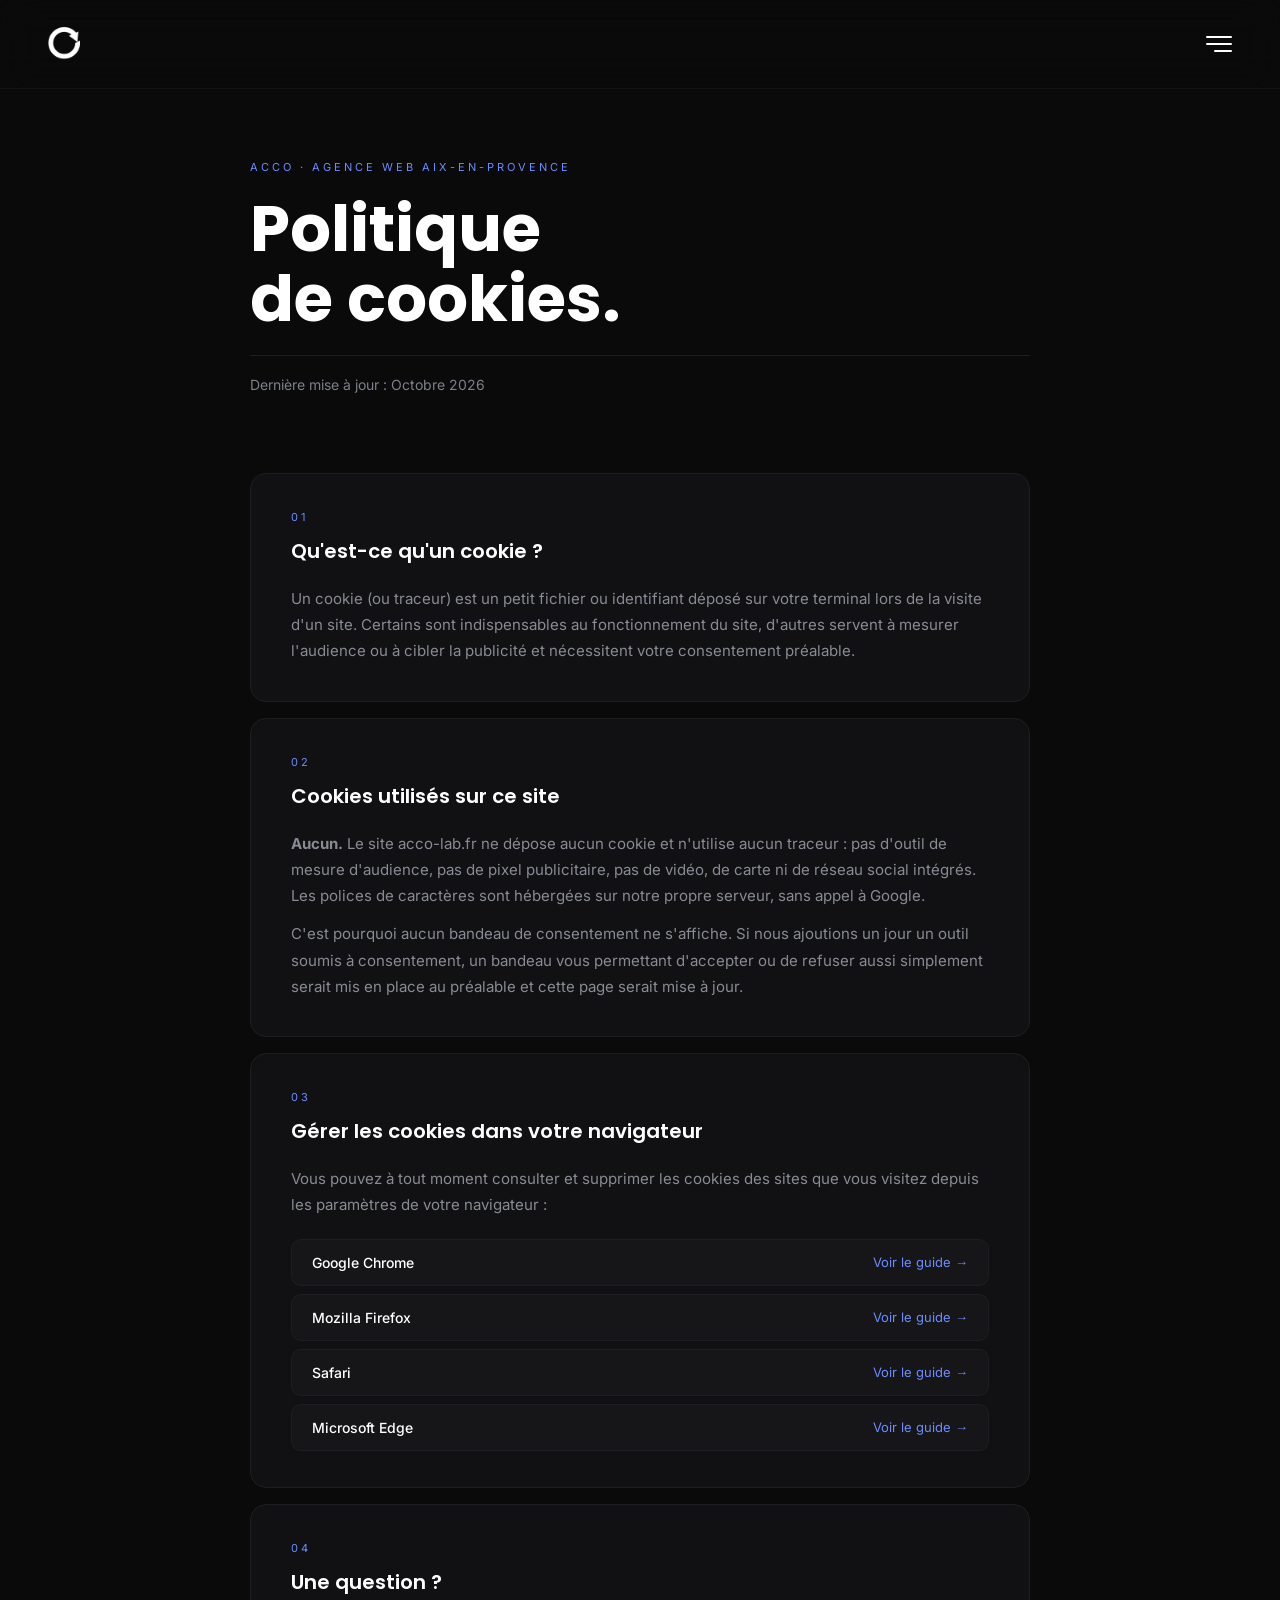
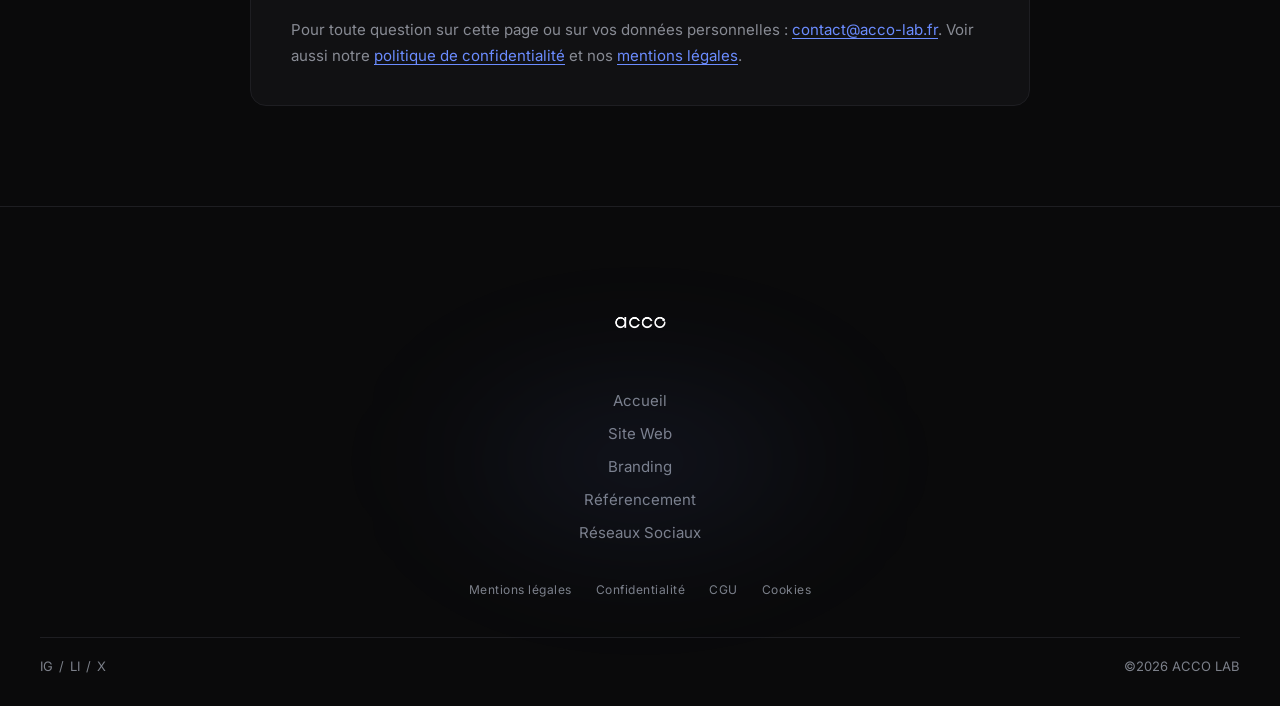
<file: cookies.html>
<!DOCTYPE html>
<html lang="fr">
<head>
    <meta charset="UTF-8">
    <meta name="viewport" content="width=device-width, initial-scale=1.0">
    <link rel="icon" href="/favicon.ico" sizes="48x48">
    <link rel="icon" type="image/svg+xml" href="/favicon.svg">
    <link rel="icon" type="image/png" sizes="96x96" href="/favicon-96x96.png">
    <link rel="apple-touch-icon" sizes="180x180" href="/apple-touch-icon.png">
    <link rel="manifest" href="/site.webmanifest">
    <title>Politique de cookies | ACCO LAB Agence Web Aix-en-Provence</title>
    <meta name="robots" content="noindex, follow">
    <link rel="stylesheet" href="fonts.css">
    <style>
        /* Les attributs width/height servent de ratio avant chargement, le CSS garde la main sur la taille */
        :where(img[width][height]) { height: auto; }
        *, *::before, *::after { margin: 0; padding: 0; box-sizing: border-box; }

        :root {
            --bg:       #0a0a0b;
            --bg-card:  #111113;
            --bg-card2: #161618;
            --white:    #ffffff;
            --gray:     #7c808a;
            --gray-lt:  #888b94;
            --accent:   #6b8cff;
            --border:   #1e1e22;
            --font:     'Inter', -apple-system, sans-serif;
            --title:    'Poppins', sans-serif;
        }

        html { scroll-behavior: smooth; overflow-x: clip; }

        body {
            font-family: var(--font);
            background: var(--bg);
            color: var(--white);
            overflow-x: clip;
            -webkit-font-smoothing: antialiased;
            min-height: 100vh;
            display: flex;
            flex-direction: column;
        }

        h1, h2, h3 { font-family: var(--title); }
        a { text-decoration: none; color: inherit; }
        img { max-width: 100%; display: block; }

        /* ─── NAVBAR ─── */
        .navbar {
            position: fixed; top: 0; left: 0; right: 0; z-index: 100;
            display: flex; justify-content: space-between; align-items: center;
            padding: 20px 40px;
            background: rgba(10,10,11,0.7);
            backdrop-filter: blur(20px);
            -webkit-backdrop-filter: blur(20px);
            border-bottom: 1px solid rgba(255,255,255,0.04);
        }
        .logo img { height: 48px; }
        .menu-btn { display: flex; flex-direction: column; gap: 5px; cursor: pointer; padding: 8px; }
        .menu-btn div { width: 26px; height: 2px; background: var(--white); border-radius: 2px; transition: .3s; }
        .menu-btn div:last-child { width: 18px; margin-left: auto; }

        /* MOBILE NAV */
        .mobile-nav {
            position: fixed; inset: 0; background: var(--bg); z-index: 99;
            display: flex; flex-direction: column; justify-content: center; align-items: center; gap: 28px;
            opacity: 0; pointer-events: none; transition: opacity .4s;
        }
        .mobile-nav.active { opacity: 1; pointer-events: all; }
        .mobile-nav a { font-family: var(--title); font-size: 30px; font-weight: 600; opacity: .6; transition: opacity .3s; }
        .mobile-nav a:hover { opacity: 1; }

        /* ─── HERO ─── */
        .page-hero {
            padding: 160px 40px 80px;
            max-width: 860px;
            margin: 0 auto;
            width: 100%;
        }
        .overline {
            font-size: 11px;
            letter-spacing: 3px;
            text-transform: uppercase;
            color: var(--accent);
            margin-bottom: 20px;
            display: block;
        }
        .page-hero h1 {
            font-family: var(--title);
            font-size: clamp(36px, 6vw, 64px);
            font-weight: 700;
            line-height: 1.1;
            margin-bottom: 20px;
        }
        .page-hero .meta {
            font-size: 14px;
            color: var(--gray);
            border-top: 1px solid var(--border);
            padding-top: 20px;
            margin-top: 20px;
        }

        /* ─── CONTENT ─── */
        .legal-content {
            flex: 1;
            max-width: 860px;
            margin: 0 auto;
            width: 100%;
            padding: 0 40px 100px;
            display: flex;
            flex-direction: column;
            gap: 16px;
        }

        .legal-block {
            background: var(--bg-card);
            border: 1px solid var(--border);
            border-radius: 16px;
            padding: 36px 40px;
            transition: border-color .3s;
        }
        .legal-block:hover {
            border-color: rgba(107,140,255,.2);
        }

        .block-num {
            font-size: 11px;
            letter-spacing: 3px;
            text-transform: uppercase;
            color: var(--accent);
            margin-bottom: 12px;
            display: block;
        }

        .legal-block h2 {
            font-family: var(--title);
            font-size: 20px;
            font-weight: 600;
            margin-bottom: 20px;
            color: var(--white);
        }

        .legal-block p,
        .legal-block li {
            font-size: 15px;
            color: var(--gray-lt);
            line-height: 1.75;
        }

        .legal-block p + p { margin-top: 12px; }

        .accent-link {
            text-decoration: underline;
            text-underline-offset: 3px;
            color: var(--accent);
            transition: opacity .2s;
        }
        .accent-link:hover { opacity: .7; }

        /* ─── COOKIE TYPES GRID ─── */
        .cookie-types {
            display: flex;
            flex-direction: column;
            gap: 12px;
            margin-top: 8px;
        }

        .cookie-type {
            background: var(--bg-card2);
            border: 1px solid var(--border);
            border-radius: 12px;
            padding: 20px 24px;
            display: flex;
            align-items: flex-start;
            gap: 20px;
        }

        .cookie-badge {
            flex-shrink: 0;
            width: 8px;
            height: 8px;
            border-radius: 50%;
            margin-top: 6px;
        }
        .cookie-badge.essential  { background: #22c55e; }
        .cookie-badge.analytics  { background: var(--accent); }
        .cookie-badge.marketing  { background: #f59e0b; }

        .cookie-type-info h3 {
            font-family: var(--title);
            font-size: 15px;
            font-weight: 600;
            color: var(--white);
            margin-bottom: 6px;
            display: flex;
            align-items: center;
            gap: 10px;
        }

        .cookie-tag {
            font-size: 10px;
            letter-spacing: 1.5px;
            text-transform: uppercase;
            font-family: var(--font);
            font-weight: 500;
            padding: 3px 8px;
            border-radius: 4px;
        }
        .cookie-tag.required  { background: rgba(34,197,94,.12);  color: #4ade80; }
        .cookie-tag.optional  { background: rgba(107,140,255,.12); color: #93a8ff; }

        .cookie-type-info p {
            font-size: 14px;
            color: var(--gray-lt);
            line-height: 1.6;
        }

        /* ─── TOGGLE SECTION ─── */
        .pref-section {
            background: var(--bg-card2);
            border: 1px solid var(--border);
            border-radius: 12px;
            padding: 20px 24px;
            display: flex;
            justify-content: space-between;
            align-items: center;
            gap: 20px;
            margin-top: 0;
        }

        .pref-label h3 {
            font-family: var(--title);
            font-size: 15px;
            font-weight: 600;
            margin-bottom: 4px;
        }
        .pref-label p {
            font-size: 13px;
            color: var(--gray);
            line-height: 1.5;
        }

        .toggle {
            flex-shrink: 0;
            width: 48px;
            height: 26px;
            background: var(--border);
            border-radius: 13px;
            position: relative;
            cursor: pointer;
            transition: background .3s;
        }
        .toggle.on {
            background: var(--accent);
        }
        .toggle::after {
            content: '';
            position: absolute;
            width: 20px;
            height: 20px;
            background: var(--white);
            border-radius: 50%;
            top: 3px;
            left: 3px;
            transition: left .3s;
        }
        .toggle.on::after {
            left: 25px;
        }
        .toggle.locked {
            cursor: not-allowed;
            opacity: .6;
        }

        .pref-container {
            display: flex;
            flex-direction: column;
            gap: 10px;
            margin-top: 8px;
        }

        .save-pref-btn {
            width: 100%;
            padding: 14px;
            background: var(--white);
            color: var(--bg);
            border: none;
            border-radius: 10px;
            font-family: var(--title);
            font-size: 15px;
            font-weight: 700;
            cursor: pointer;
            transition: opacity .2s, transform .15s;
            margin-top: 8px;
        }
        .save-pref-btn:hover { opacity: .88; }
        .save-pref-btn:active { transform: scale(.98); }

        .save-msg {
            display: none;
            text-align: center;
            font-size: 13px;
            color: #93a8ff;
            padding: 10px;
        }

        /* ─── BROWSER TABLE ─── */
        .browser-list {
            display: flex;
            flex-direction: column;
            gap: 8px;
            margin-top: 8px;
        }
        .browser-item {
            display: flex;
            justify-content: space-between;
            align-items: center;
            padding: 14px 20px;
            background: var(--bg-card2);
            border: 1px solid var(--border);
            border-radius: 10px;
        }
        .browser-item span:first-child {
            font-size: 14px;
            font-weight: 500;
            color: var(--white);
        }
        .browser-item a {
            font-size: 13px;
            color: var(--accent);
            transition: opacity .2s;
        }
        .browser-item a:hover { opacity: .7; }

        /* ─── FOOTER ─── */
        .footer {
            position: relative;
            overflow: hidden;
            padding: 80px 40px 32px;
            border-top: 1px solid var(--border);
            display: flex; flex-direction: column; align-items: center;
            text-align: center;
        }
        .footer-glow {
            position: absolute; bottom: 120px; left: 50%; transform: translateX(-50%);
            width: 500px; height: 250px;
            background: radial-gradient(ellipse, rgba(107,140,255,.10), transparent 70%);
            filter: blur(60px); pointer-events: none;
        }
        .footer-logo { margin-bottom: 40px; }
        .footer-logo img { height: 64px; filter: brightness(0) invert(1); }
        .footer-nav { display: flex; flex-direction: column; gap: 14px; margin-bottom: 40px; }
        .footer-nav a { color: var(--gray); font-size: 15px; transition: color .3s; }
        .footer-nav a:hover { color: var(--white); }
        .footer-legal { display: flex; gap: 24px; margin-bottom: 40px; }
        .footer-legal a { font-size: 12px; color: var(--gray); letter-spacing: .5px; transition: color .3s; }
        .footer-legal a:hover { color: var(--white); }
        .footer-bot {
            display: flex; justify-content: space-between; align-items: center;
            padding-top: 20px; border-top: 1px solid var(--border);
            width: 100%;
        }
        .footer-soc { font-size: 13px; color: var(--gray); display: flex; gap: 6px; }
        .footer-cr  { font-size: 13px; color: var(--gray); }

        /* ─── SCROLLBAR ─── */
        ::-webkit-scrollbar { width: 5px; }
        ::-webkit-scrollbar-track { background: var(--bg); }
        ::-webkit-scrollbar-thumb { background: #2a2a2e; border-radius: 3px; }

        /* ─── RESPONSIVE ─── */
        @media (max-width: 700px) {
            .navbar { padding: 16px 20px; }
            .page-hero { padding: 140px 20px 60px; }
            .legal-content { padding: 0 20px 80px; }
            .legal-block { padding: 28px 24px; }
            .pref-section { flex-direction: column; align-items: flex-start; }
            .footer { padding: 60px 20px 28px; }
            .footer-legal { flex-direction: column; gap: 12px; align-items: center; }
        }
    </style>
</head>
<body>

<!-- ─── NAVBAR ─── -->
<nav class="navbar">
    <a href="index.html" class="logo">
        <img src="image/En-tête (11).webp" alt="Acco" width="48" height="48">
    </a>
    <div class="menu-btn" onclick="toggleMenu()">
        <div></div><div></div><div></div>
    </div>
</nav>

<!-- MOBILE NAV -->
<div class="mobile-nav" id="mobileNav">
    <a href="index.html"         onclick="toggleMenu()">Accueil</a>
    <a href="site-web.html"      onclick="toggleMenu()">Site Web</a>
    <a href="branding.html"      onclick="toggleMenu()">Branding</a>
    <a href="referencement.html" onclick="toggleMenu()">Référencement</a>
    <a href="reseaux.html"       onclick="toggleMenu()">Réseaux Sociaux</a>
    <a href="recrutement.html"   onclick="toggleMenu()">On recrute</a>
    <a href="contact.html"       onclick="toggleMenu()" style="font-size:22px;">Contact</a>
</div>


<!-- ─── HERO ─── -->
<header class="page-hero">
    <span class="overline">Acco · Agence Web Aix-en-Provence</span>
    <h1>Politique<br>de cookies.</h1>
    <p class="meta">Dernière mise à jour&nbsp;: Octobre 2026</p>
</header>


<!-- ─── CONTENT ─── -->
<main class="legal-content">

    <div class="legal-block">
        <span class="block-num">01</span>
        <h2>Qu'est-ce qu'un cookie&nbsp;?</h2>
        <p>Un cookie (ou traceur) est un petit fichier ou identifiant déposé sur votre terminal lors de la visite d'un site. Certains sont indispensables au fonctionnement du site, d'autres servent à mesurer l'audience ou à cibler la publicité et nécessitent votre consentement préalable.</p>
    </div>
    <div class="legal-block">
        <span class="block-num">02</span>
        <h2>Cookies utilisés sur ce site</h2>
        <p><strong>Aucun.</strong> Le site acco-lab.fr ne dépose aucun cookie et n'utilise aucun traceur : pas d'outil de mesure d'audience, pas de pixel publicitaire, pas de vidéo, de carte ni de réseau social intégrés. Les polices de caractères sont hébergées sur notre propre serveur, sans appel à Google.</p>
        <p>C'est pourquoi aucun bandeau de consentement ne s'affiche. Si nous ajoutions un jour un outil soumis à consentement, un bandeau vous permettant d'accepter ou de refuser aussi simplement serait mis en place au préalable et cette page serait mise à jour.</p>
    </div>
    <div class="legal-block">
        <span class="block-num">03</span>
        <h2>Gérer les cookies dans votre navigateur</h2>
        <p>Vous pouvez à tout moment consulter et supprimer les cookies des sites que vous visitez depuis les paramètres de votre navigateur :</p>
        <div class="browser-list" style="margin-top: 20px;">
            <div class="browser-item">
                <span>Google Chrome</span>
                <a href="https://support.google.com/chrome/answer/95647" target="_blank" rel="noopener">Voir le guide →</a>
            </div>
            <div class="browser-item">
                <span>Mozilla Firefox</span>
                <a href="https://support.mozilla.org/fr/kb/supprimer-cookies-donnees-site-firefox" target="_blank" rel="noopener">Voir le guide →</a>
            </div>
            <div class="browser-item">
                <span>Safari</span>
                <a href="https://support.apple.com/fr-fr/guide/safari/sfri11471/mac" target="_blank" rel="noopener">Voir le guide →</a>
            </div>
            <div class="browser-item">
                <span>Microsoft Edge</span>
                <a href="https://support.microsoft.com/fr-fr/microsoft-edge/supprimer-les-cookies-dans-microsoft-edge-63947406-40ac-c3b8-57b9-2a946a29ae09" target="_blank" rel="noopener">Voir le guide →</a>
            </div>
        </div>
    </div>
    <div class="legal-block">
        <span class="block-num">04</span>
        <h2>Une question&nbsp;?</h2>
        <p>Pour toute question sur cette page ou sur vos données personnelles : <a href="mailto:contact@acco-lab.fr" class="accent-link">contact@acco-lab.fr</a>. Voir aussi notre <a href="confidentialite.html" class="accent-link">politique de confidentialité</a> et nos <a href="mentions-legales.html" class="accent-link">mentions légales</a>.</p>
    </div>

</main>


<!-- ─── FOOTER ─── -->
<footer class="footer">
    <div class="footer-glow"></div>

    <div class="footer-logo">
        <img src="image/En-tête (4).webp" alt="Acco" width="64" height="64" loading="lazy" decoding="async">
    </div>

    <nav class="footer-nav">
        <a href="index.html">Accueil</a>
        <a href="site-web.html">Site Web</a>
        <a href="branding.html">Branding</a>
        <a href="referencement.html">Référencement</a>
        <a href="reseaux.html">Réseaux Sociaux</a>
    </nav>

    <div class="footer-legal">
        <a href="mentions-legales.html">Mentions légales</a>
        <a href="confidentialite.html">Confidentialité</a>
        <a href="cgu.html">CGU</a>
        <a href="cookies.html">Cookies</a>
    </div>

    <div class="footer-bot">
        <div class="footer-soc">IG <span>/</span> LI <span>/</span> X</div>
        <div class="footer-cr">&copy;2026 ACCO LAB</div>
    </div>
</footer>


<script>
    function toggleMenu() {
        document.getElementById('mobileNav').classList.toggle('active');
    }

</script>
</body>
</html>
</file>
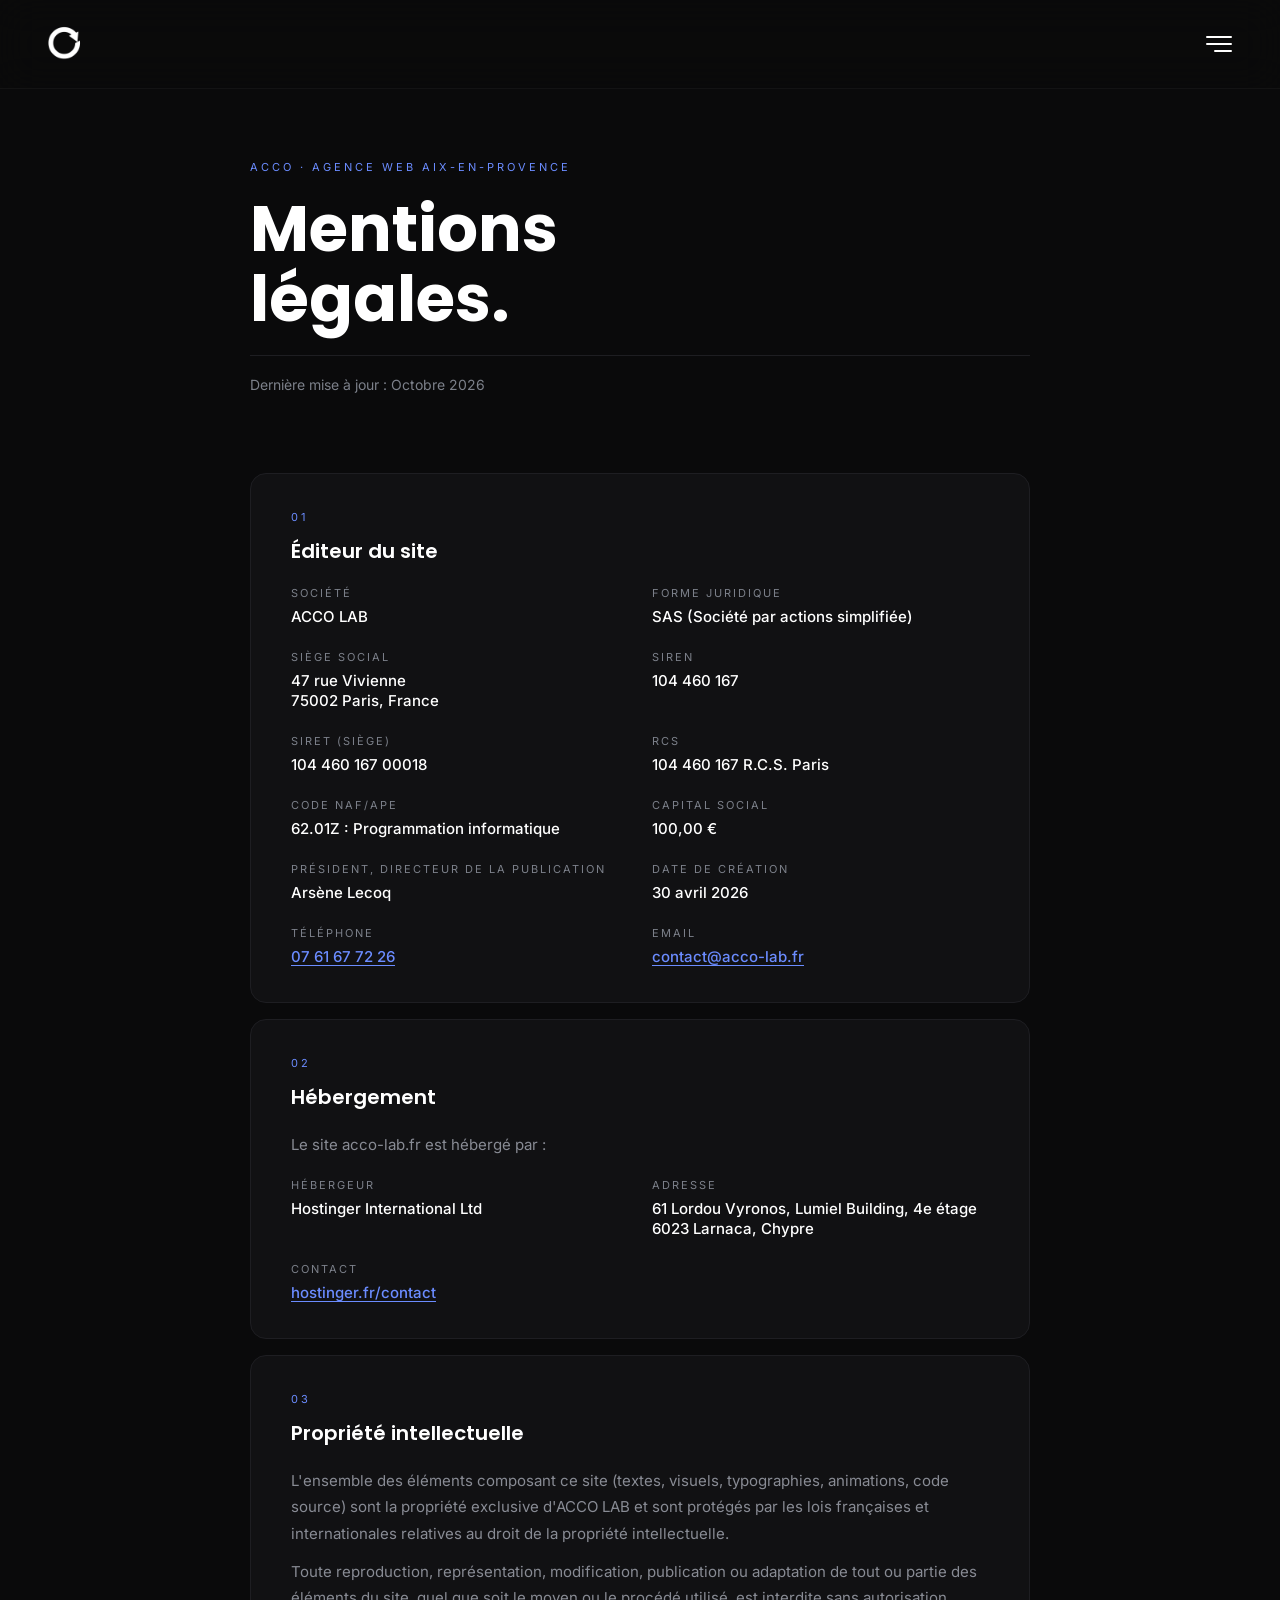
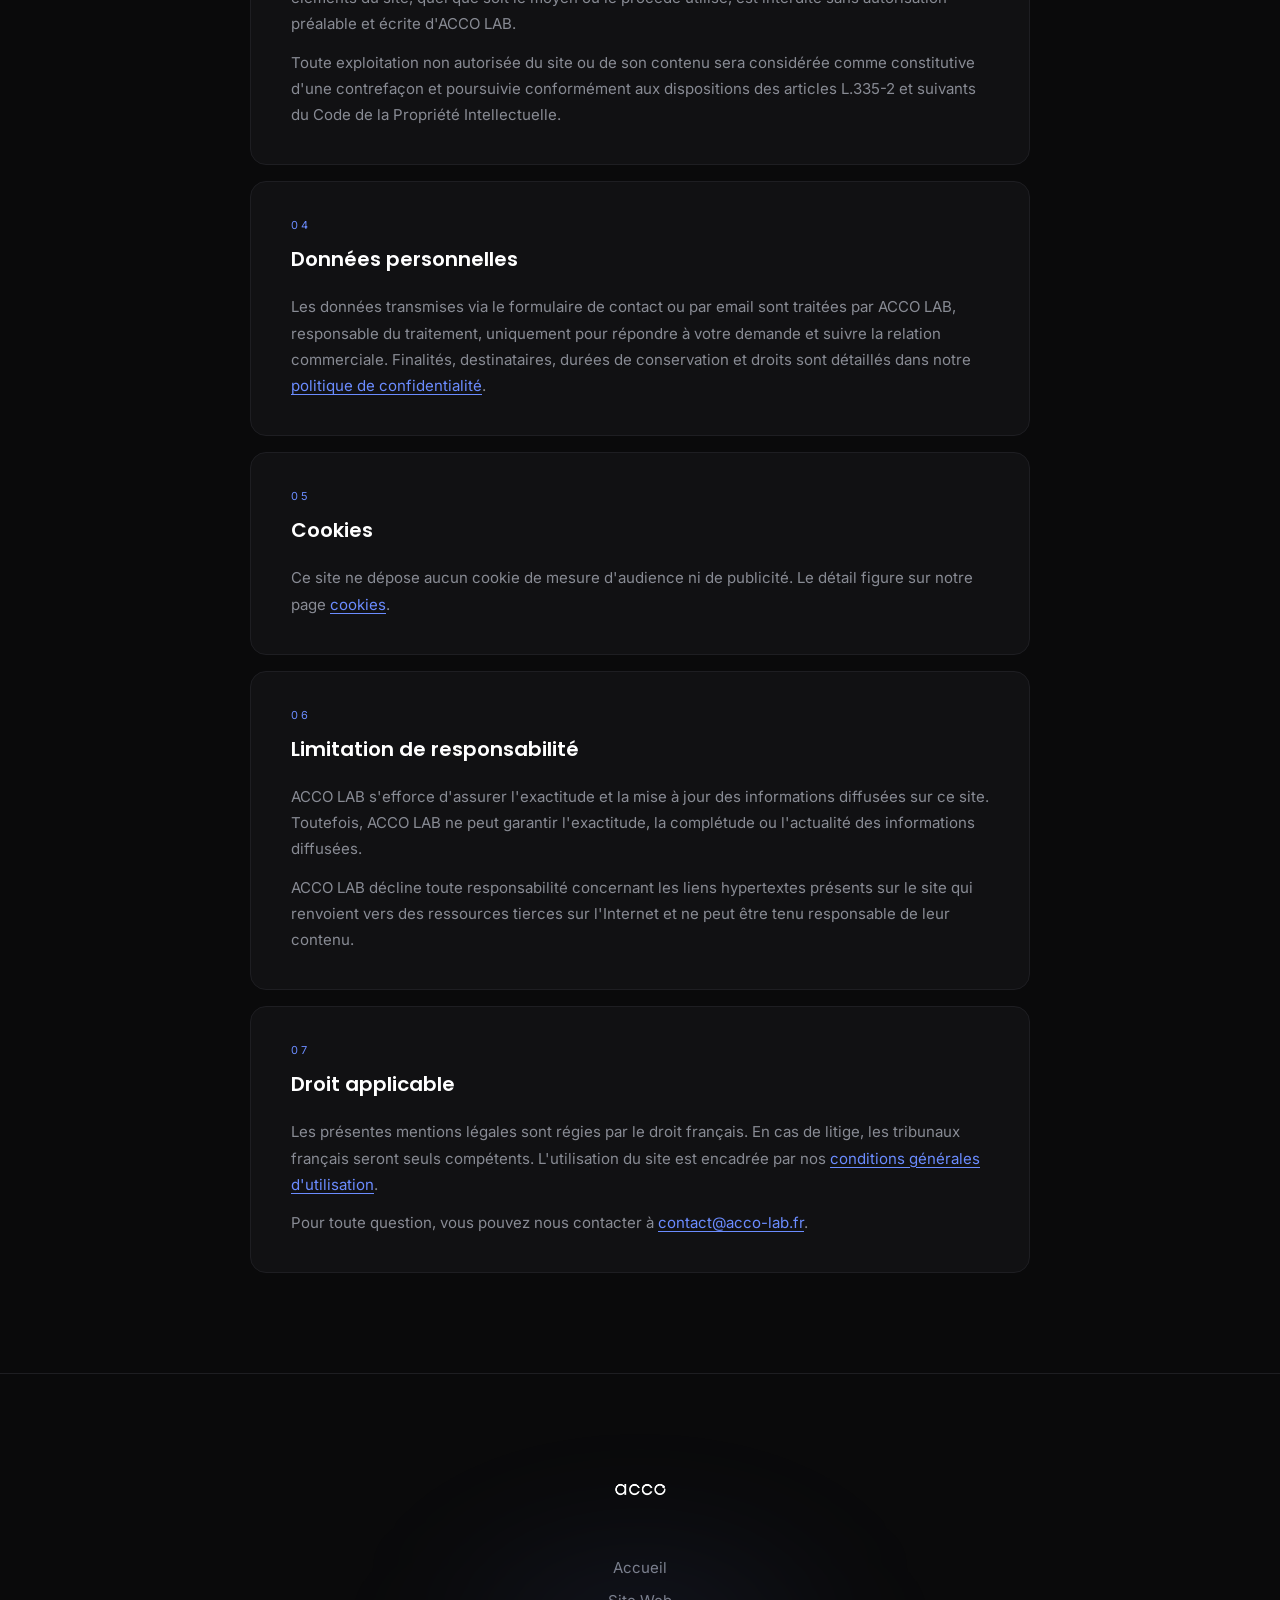
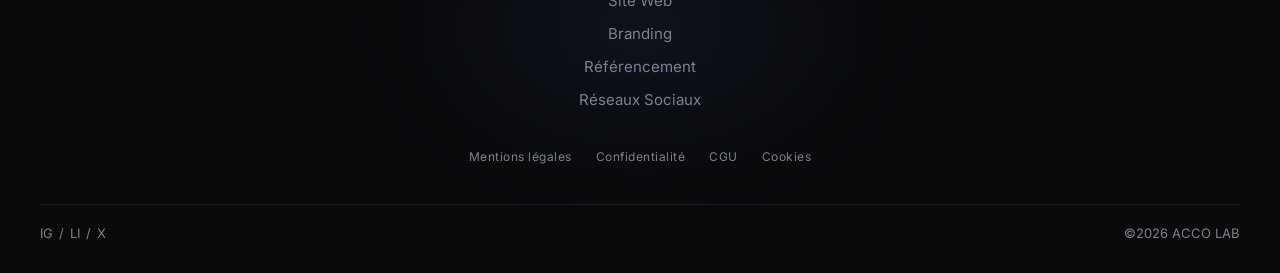
<file: mentions-legales.html>
<!DOCTYPE html>
<html lang="fr">
<head>
    <meta charset="UTF-8">
    <meta name="viewport" content="width=device-width, initial-scale=1.0">
    <link rel="icon" href="/favicon.ico" sizes="48x48">
    <link rel="icon" type="image/svg+xml" href="/favicon.svg">
    <link rel="icon" type="image/png" sizes="96x96" href="/favicon-96x96.png">
    <link rel="apple-touch-icon" sizes="180x180" href="/apple-touch-icon.png">
    <link rel="manifest" href="/site.webmanifest">
    <title>Mentions légales | ACCO LAB Agence Web Aix-en-Provence</title>
    <meta name="robots" content="noindex, follow">
    <link rel="stylesheet" href="fonts.css">
    <style>
        /* Les attributs width/height servent de ratio avant chargement, le CSS garde la main sur la taille */
        :where(img[width][height]) { height: auto; }
        *, *::before, *::after { margin: 0; padding: 0; box-sizing: border-box; }

        :root {
            --bg:       #0a0a0b;
            --bg-card:  #111113;
            --bg-card2: #161618;
            --white:    #ffffff;
            --gray:     #7c808a;
            --gray-lt:  #888b94;
            --accent:   #6b8cff;
            --border:   #1e1e22;
            --font:     'Inter', -apple-system, sans-serif;
            --title:    'Poppins', sans-serif;
        }

        html { scroll-behavior: smooth; overflow-x: clip; }

        body {
            font-family: var(--font);
            background: var(--bg);
            color: var(--white);
            overflow-x: clip;
            -webkit-font-smoothing: antialiased;
            min-height: 100vh;
            display: flex;
            flex-direction: column;
        }

        h1, h2, h3 { font-family: var(--title); }
        a { text-decoration: none; color: inherit; }
        img { max-width: 100%; display: block; }

        /* ─── NAVBAR ─── */
        .navbar {
            position: fixed; top: 0; left: 0; right: 0; z-index: 100;
            display: flex; justify-content: space-between; align-items: center;
            padding: 20px 40px;
            background: rgba(10,10,11,0.7);
            backdrop-filter: blur(20px);
            -webkit-backdrop-filter: blur(20px);
            border-bottom: 1px solid rgba(255,255,255,0.04);
        }
        .logo img { height: 48px; }
        .menu-btn { display: flex; flex-direction: column; gap: 5px; cursor: pointer; padding: 8px; }
        .menu-btn div { width: 26px; height: 2px; background: var(--white); border-radius: 2px; transition: .3s; }
        .menu-btn div:last-child { width: 18px; margin-left: auto; }

        /* MOBILE NAV */
        .mobile-nav {
            position: fixed; inset: 0; background: var(--bg); z-index: 99;
            display: flex; flex-direction: column; justify-content: center; align-items: center; gap: 28px;
            opacity: 0; pointer-events: none; transition: opacity .4s;
        }
        .mobile-nav.active { opacity: 1; pointer-events: all; }
        .mobile-nav a { font-family: var(--title); font-size: 30px; font-weight: 600; opacity: .6; transition: opacity .3s; }
        .mobile-nav a:hover { opacity: 1; }

        /* ─── HERO ─── */
        .page-hero {
            padding: 160px 40px 80px;
            max-width: 860px;
            margin: 0 auto;
            width: 100%;
        }
        .overline {
            font-size: 11px;
            letter-spacing: 3px;
            text-transform: uppercase;
            color: var(--accent);
            margin-bottom: 20px;
            display: block;
        }
        .page-hero h1 {
            font-family: var(--title);
            font-size: clamp(36px, 6vw, 64px);
            font-weight: 700;
            line-height: 1.1;
            margin-bottom: 20px;
        }
        .page-hero .meta {
            font-size: 14px;
            color: var(--gray);
            border-top: 1px solid var(--border);
            padding-top: 20px;
            margin-top: 20px;
        }

        /* ─── CONTENT ─── */
        .legal-content {
            flex: 1;
            max-width: 860px;
            margin: 0 auto;
            width: 100%;
            padding: 0 40px 100px;
            display: flex;
            flex-direction: column;
            gap: 16px;
        }

        .legal-block {
            background: var(--bg-card);
            border: 1px solid var(--border);
            border-radius: 16px;
            padding: 36px 40px;
            transition: border-color .3s;
        }
        .legal-block:hover {
            border-color: rgba(107,140,255,.2);
        }

        .block-num {
            font-size: 11px;
            letter-spacing: 3px;
            text-transform: uppercase;
            color: var(--accent);
            margin-bottom: 12px;
            display: block;
        }

        .legal-block h2 {
            font-family: var(--title);
            font-size: 20px;
            font-weight: 600;
            margin-bottom: 20px;
            color: var(--white);
        }

        .legal-block p,
        .legal-block li {
            font-size: 15px;
            color: var(--gray-lt);
            line-height: 1.75;
        }

        .legal-block ul {
            list-style: none;
            display: flex;
            flex-direction: column;
            gap: 8px;
            margin-top: 4px;
        }

        .legal-block ul li {
            padding-left: 20px;
            position: relative;
        }
        .legal-block ul li::before {
            content: '•';
            position: absolute;
            left: 0;
            color: var(--accent);
            font-size: 12px;
            top: 2px;
        }

        .legal-block p + p {
            margin-top: 12px;
        }

        .info-grid {
            display: grid;
            grid-template-columns: 1fr 1fr;
            gap: 24px;
            margin-top: 4px;
        }
        .info-item {}
        .info-label {
            font-size: 11px;
            letter-spacing: 2px;
            text-transform: uppercase;
            color: var(--gray);
            margin-bottom: 6px;
            display: block;
        }
        .info-value {
            font-size: 15px;
            color: var(--white);
            font-weight: 500;
        }

        .accent-link {
            text-decoration: underline;
            text-underline-offset: 3px;
            color: var(--accent);
            transition: opacity .2s;
        }
        .accent-link:hover { opacity: .7; }

        /* ─── FOOTER ─── */
        .footer {
            position: relative;
            overflow: hidden;
            padding: 80px 40px 32px;
            border-top: 1px solid var(--border);
            display: flex; flex-direction: column; align-items: center;
            text-align: center;
        }
        .footer-glow {
            position: absolute; bottom: 120px; left: 50%; transform: translateX(-50%);
            width: 500px; height: 250px;
            background: radial-gradient(ellipse, rgba(107,140,255,.10), transparent 70%);
            filter: blur(60px); pointer-events: none;
        }
        .footer-logo { margin-bottom: 40px; }
        .footer-logo img { height: 64px; filter: brightness(0) invert(1); }
        .footer-nav { display: flex; flex-direction: column; gap: 14px; margin-bottom: 40px; }
        .footer-nav a { color: var(--gray); font-size: 15px; transition: color .3s; }
        .footer-nav a:hover { color: var(--white); }
        .footer-legal { display: flex; gap: 24px; margin-bottom: 40px; }
        .footer-legal a { font-size: 12px; color: var(--gray); letter-spacing: .5px; transition: color .3s; }
        .footer-legal a:hover { color: var(--white); }
        .footer-bot {
            display: flex; justify-content: space-between; align-items: center;
            padding-top: 20px; border-top: 1px solid var(--border);
            width: 100%;
        }
        .footer-soc { font-size: 13px; color: var(--gray); display: flex; gap: 6px; }
        .footer-cr  { font-size: 13px; color: var(--gray); }

        /* ─── SCROLLBAR ─── */
        ::-webkit-scrollbar { width: 5px; }
        ::-webkit-scrollbar-track { background: var(--bg); }
        ::-webkit-scrollbar-thumb { background: #2a2a2e; border-radius: 3px; }

        /* ─── RESPONSIVE ─── */
        @media (max-width: 700px) {
            .navbar { padding: 16px 20px; }
            .page-hero { padding: 140px 20px 60px; }
            .legal-content { padding: 0 20px 80px; }
            .legal-block { padding: 28px 24px; }
            .info-grid { grid-template-columns: 1fr; gap: 20px; }
            .footer { padding: 60px 20px 28px; }
            .footer-legal { flex-direction: column; gap: 12px; align-items: center; }
        }
    </style>
</head>
<body>

<!-- ─── NAVBAR ─── -->
<nav class="navbar">
    <a href="index.html" class="logo">
        <img src="image/En-tête (11).webp" alt="Acco" width="48" height="48">
    </a>
    <div class="menu-btn" onclick="toggleMenu()">
        <div></div><div></div><div></div>
    </div>
</nav>

<!-- MOBILE NAV -->
<div class="mobile-nav" id="mobileNav">
    <a href="index.html"         onclick="toggleMenu()">Accueil</a>
    <a href="site-web.html"      onclick="toggleMenu()">Site Web</a>
    <a href="branding.html"      onclick="toggleMenu()">Branding</a>
    <a href="referencement.html" onclick="toggleMenu()">Référencement</a>
    <a href="reseaux.html"       onclick="toggleMenu()">Réseaux Sociaux</a>
    <a href="recrutement.html"   onclick="toggleMenu()">On recrute</a>
    <a href="contact.html"       onclick="toggleMenu()" style="font-size:22px;">Contact</a>
</div>


<!-- ─── HERO ─── -->
<header class="page-hero">
    <span class="overline">Acco · Agence Web Aix-en-Provence</span>
    <h1>Mentions<br>légales.</h1>
    <p class="meta">Dernière mise à jour&nbsp;: Octobre 2026</p>
</header>


<!-- ─── CONTENT ─── -->
<main class="legal-content">

    <!-- 01 : Éditeur -->
    <div class="legal-block">
        <span class="block-num">01</span>
        <h2>Éditeur du site</h2>
        <div class="info-grid">
            <div class="info-item">
                <span class="info-label">Société</span>
                <span class="info-value">ACCO LAB</span>
            </div>
            <div class="info-item">
                <span class="info-label">Forme juridique</span>
                <span class="info-value">SAS (Société par actions simplifiée)</span>
            </div>
            <div class="info-item">
                <span class="info-label">Siège social</span>
                <span class="info-value">47 rue Vivienne<br>75002 Paris, France</span>
            </div>
            <div class="info-item">
                <span class="info-label">SIREN</span>
                <span class="info-value">104 460 167</span>
            </div>
            <div class="info-item">
                <span class="info-label">SIRET (siège)</span>
                <span class="info-value">104 460 167 00018</span>
            </div>
            <div class="info-item">
                <span class="info-label">RCS</span>
                <span class="info-value">104 460 167 R.C.S. Paris</span>
            </div>
            <div class="info-item">
                <span class="info-label">Code NAF/APE</span>
                <span class="info-value">62.01Z : Programmation informatique</span>
            </div>
            <div class="info-item">
                <span class="info-label">Capital social</span>
                <span class="info-value">100,00 €</span>
            </div>
            <div class="info-item">
                <span class="info-label">Président, directeur de la publication</span>
                <span class="info-value">Arsène Lecoq</span>
            </div>
            <div class="info-item">
                <span class="info-label">Date de création</span>
                <span class="info-value">30 avril 2026</span>
            </div>
            <div class="info-item">
                <span class="info-label">Téléphone</span>
                <span class="info-value"><a href="tel:+33761677226" class="accent-link">07 61 67 72 26</a></span>
            </div>
            <div class="info-item">
                <span class="info-label">Email</span>
                <span class="info-value">
                    <a href="mailto:contact@acco-lab.fr" class="accent-link">contact@acco-lab.fr</a>
                </span>
            </div>
        </div>
    </div>

    <!-- 02 : Hébergement -->
    <div class="legal-block">
        <span class="block-num">02</span>
        <h2>Hébergement</h2>
        <p>Le site acco-lab.fr est hébergé par :</p>
        <div class="info-grid" style="margin-top: 20px;">
            <div class="info-item">
                <span class="info-label">Hébergeur</span>
                <span class="info-value">Hostinger International Ltd</span>
            </div>
            <div class="info-item">
                <span class="info-label">Adresse</span>
                <span class="info-value">61 Lordou Vyronos, Lumiel Building, 4e étage<br>6023 Larnaca, Chypre</span>
            </div>
            <div class="info-item">
                <span class="info-label">Contact</span>
                <span class="info-value"><a href="https://www.hostinger.fr/contact" class="accent-link" rel="noopener">hostinger.fr/contact</a></span>
            </div>
        </div>
    </div>

    <!-- 03 : Propriété intellectuelle -->
    <div class="legal-block">
        <span class="block-num">03</span>
        <h2>Propriété intellectuelle</h2>
        <p>L'ensemble des éléments composant ce site (textes, visuels, typographies, animations, code source) sont la propriété exclusive d'ACCO LAB et sont protégés par les lois françaises et internationales relatives au droit de la propriété intellectuelle.</p>
        <p>Toute reproduction, représentation, modification, publication ou adaptation de tout ou partie des éléments du site, quel que soit le moyen ou le procédé utilisé, est interdite sans autorisation préalable et écrite d'ACCO LAB.</p>
        <p>Toute exploitation non autorisée du site ou de son contenu sera considérée comme constitutive d'une contrefaçon et poursuivie conformément aux dispositions des articles L.335-2 et suivants du Code de la Propriété Intellectuelle.</p>
    </div>

    <!-- 04 : Données personnelles -->
    <div class="legal-block">
        <span class="block-num">04</span>
        <h2>Données personnelles</h2>
        <p>Les données transmises via le formulaire de contact ou par email sont traitées par ACCO LAB, responsable du traitement, uniquement pour répondre à votre demande et suivre la relation commerciale. Finalités, destinataires, durées de conservation et droits sont détaillés dans notre <a href="confidentialite.html" class="accent-link">politique de confidentialité</a>.</p>
    </div>

    <!-- 05 : Cookies -->
    <div class="legal-block">
        <span class="block-num">05</span>
        <h2>Cookies</h2>
        <p>Ce site ne dépose aucun cookie de mesure d'audience ni de publicité. Le détail figure sur notre page <a href="cookies.html" class="accent-link">cookies</a>.</p>
    </div>

    <!-- 06 : Limitation de responsabilité -->
    <div class="legal-block">
        <span class="block-num">06</span>
        <h2>Limitation de responsabilité</h2>
        <p>ACCO LAB s'efforce d'assurer l'exactitude et la mise à jour des informations diffusées sur ce site. Toutefois, ACCO LAB ne peut garantir l'exactitude, la complétude ou l'actualité des informations diffusées.</p>
        <p>ACCO LAB décline toute responsabilité concernant les liens hypertextes présents sur le site qui renvoient vers des ressources tierces sur l'Internet et ne peut être tenu responsable de leur contenu.</p>
    </div>

    <!-- 07 : Droit applicable -->
    <div class="legal-block">
        <span class="block-num">07</span>
        <h2>Droit applicable</h2>
        <p>Les présentes mentions légales sont régies par le droit français. En cas de litige, les tribunaux français seront seuls compétents. L'utilisation du site est encadrée par nos <a href="cgu.html" class="accent-link">conditions générales d'utilisation</a>.</p>
        <p>Pour toute question, vous pouvez nous contacter à <a href="mailto:contact@acco-lab.fr" class="accent-link">contact@acco-lab.fr</a>.</p>
    </div>

</main>


<!-- ─── FOOTER ─── -->
<footer class="footer">
    <div class="footer-glow"></div>

    <div class="footer-logo">
        <img src="image/En-tête (4).webp" alt="Acco" width="64" height="64" loading="lazy" decoding="async">
    </div>

    <nav class="footer-nav">
        <a href="index.html">Accueil</a>
        <a href="site-web.html">Site Web</a>
        <a href="branding.html">Branding</a>
        <a href="referencement.html">Référencement</a>
        <a href="reseaux.html">Réseaux Sociaux</a>
    </nav>

    <div class="footer-legal">
        <a href="mentions-legales.html">Mentions légales</a>
        <a href="confidentialite.html">Confidentialité</a>
        <a href="cgu.html">CGU</a>
        <a href="cookies.html">Cookies</a>
    </div>

    <div class="footer-bot">
        <div class="footer-soc">IG <span>/</span> LI <span>/</span> X</div>
        <div class="footer-cr">&copy;2026 ACCO LAB</div>
    </div>
</footer>


<script>
    function toggleMenu() {
        document.getElementById('mobileNav').classList.toggle('active');
    }
</script>
</body>
</html>
</file>
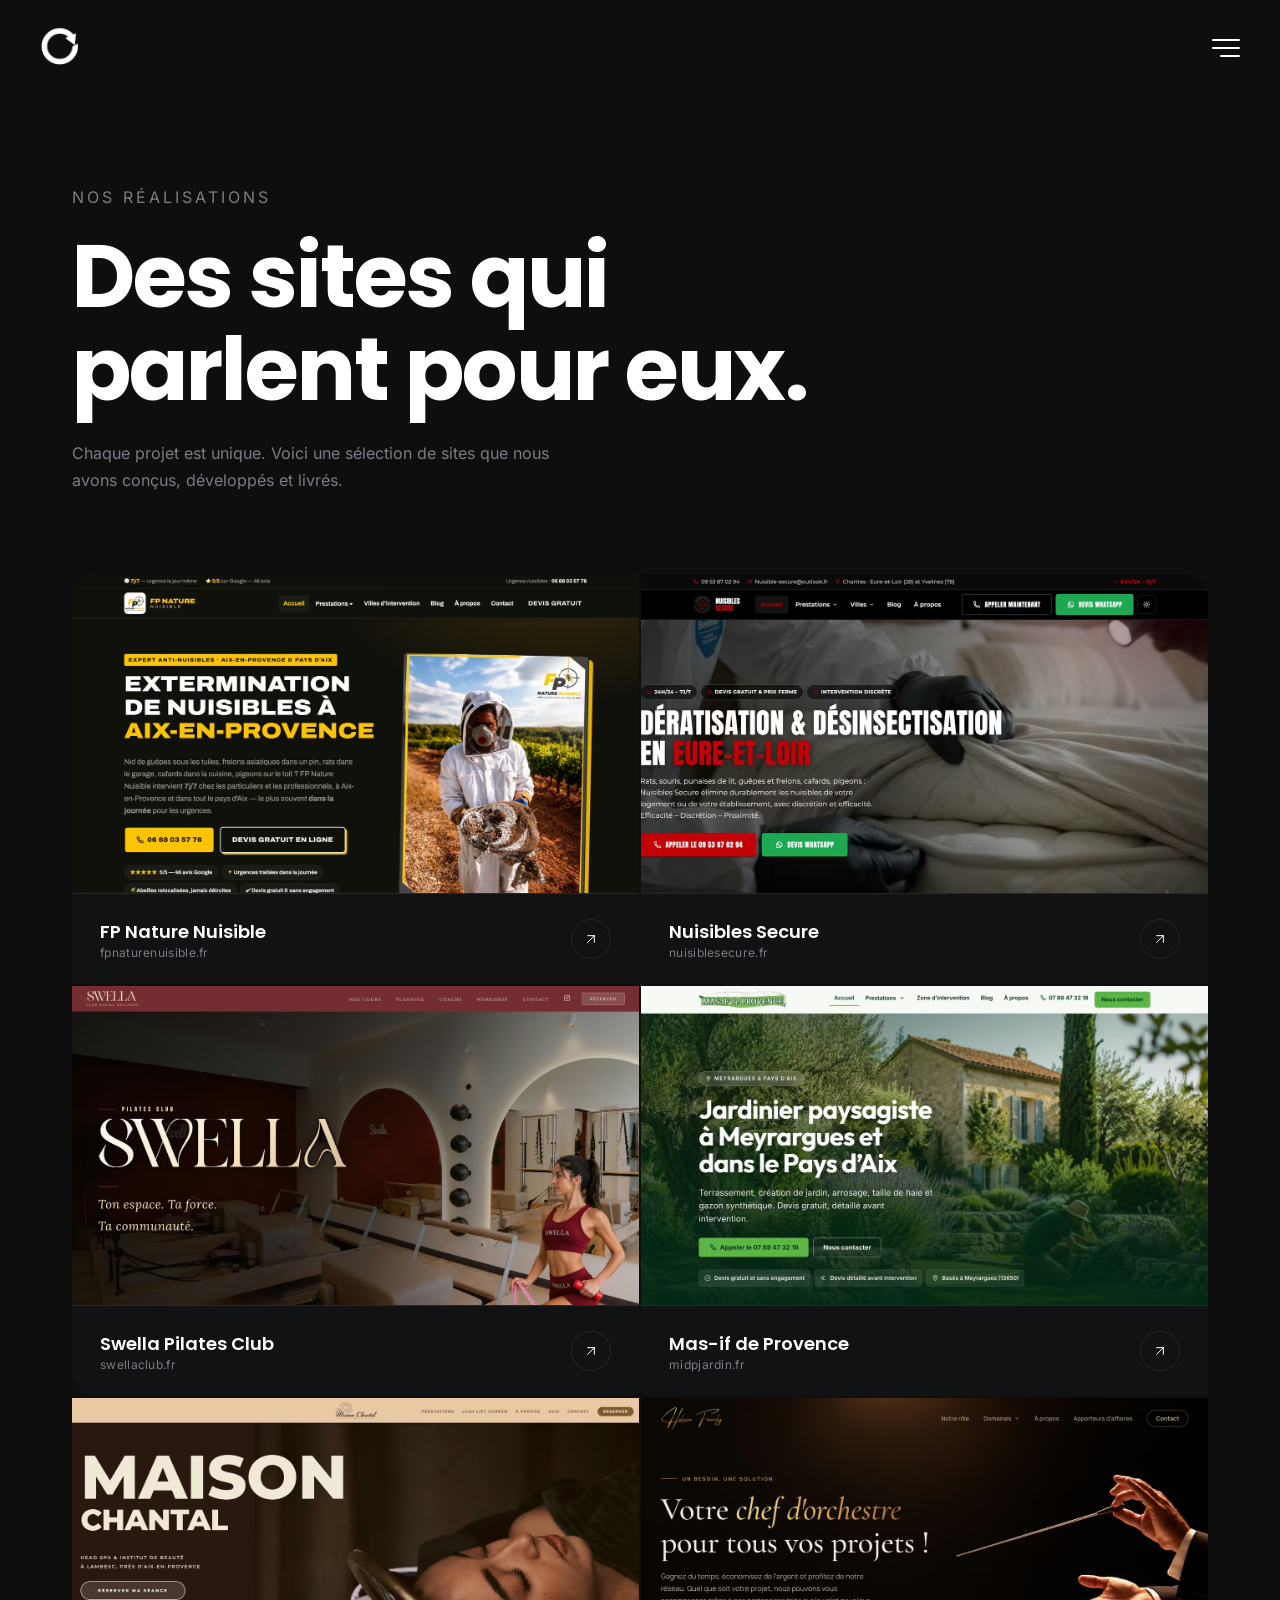
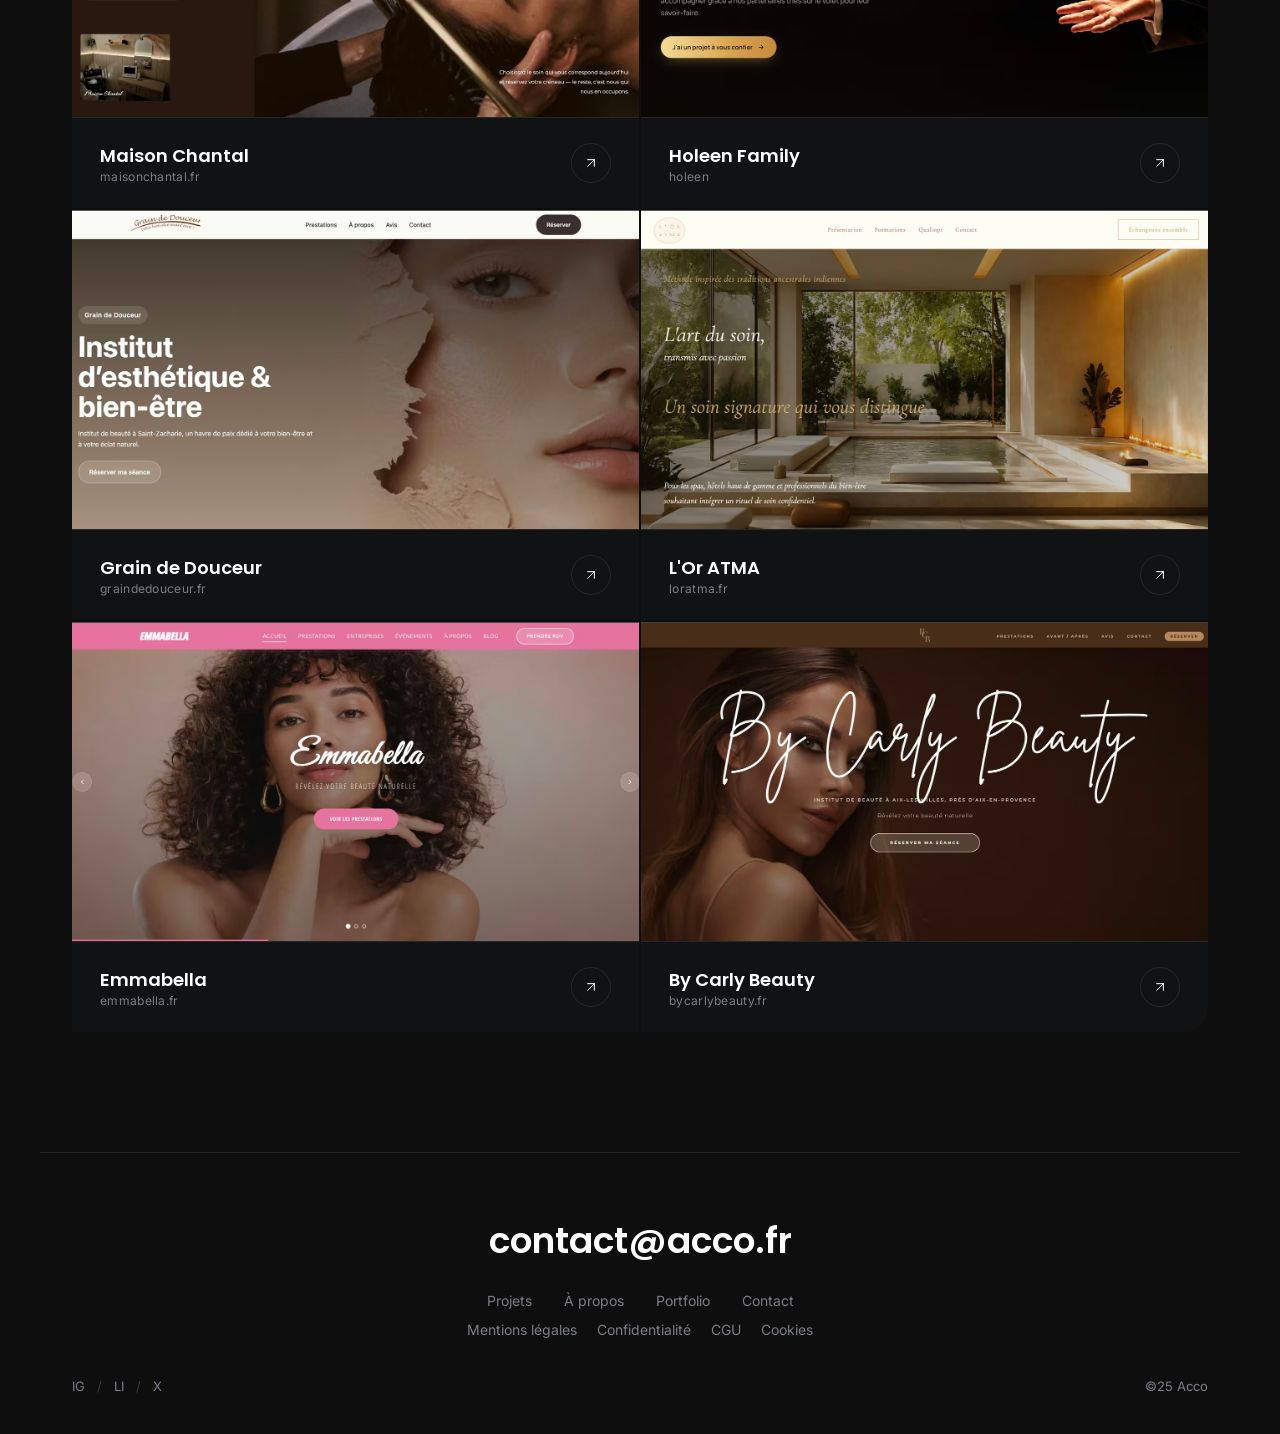
<file: portfolio.html>
<!DOCTYPE html>
<html lang="fr">
<head>
    <meta charset="UTF-8">
    <meta name="viewport" content="width=device-width, initial-scale=1.0">
    <link rel="icon" href="/favicon.ico" sizes="48x48">
    <link rel="icon" type="image/svg+xml" href="/favicon.svg">
    <link rel="icon" type="image/png" sizes="96x96" href="/favicon-96x96.png">
    <link rel="apple-touch-icon" sizes="180x180" href="/apple-touch-icon.png">
    <link rel="manifest" href="/site.webmanifest">
    <title>Portfolio | Acco</title>
    <link rel="stylesheet" href="fonts.css">
    <style>
        /* Les attributs width/height servent de ratio avant chargement, le CSS garde la main sur la taille */
        :where(img[width][height]) { height: auto; }
        *, *::before, *::after { margin: 0; padding: 0; box-sizing: border-box; }

        :root {
            --bg-dark: #0e0e0f;
            --bg-card: #111213;
            --text-white: #ffffff;
            --text-gray: #7a7d85;
            --border-color: #252729;
            --font-main: 'Inter', -apple-system, sans-serif;
            --font-title: 'Poppins', sans-serif;
        }

        html { scroll-behavior: smooth; overflow-x: clip; }

        body {
            font-family: var(--font-main);
            background: var(--bg-dark);
            color: var(--text-white);
            -webkit-font-smoothing: antialiased;
            overflow-x: clip;
            min-width: 320px;
        }

        a { text-decoration: none; color: inherit; }
        img { max-width: 100%; display: block; }

        /* ── NAVBAR ── */
        .navbar {
            position: fixed;
            top: 0; left: 0; right: 0;
            z-index: 1000;
            padding: 20px 32px;
            display: flex;
            justify-content: space-between;
            align-items: center;
            transition: background 0.3s;
        }
        .navbar.scrolled {
            background: rgba(14,14,15,0.45);
            backdrop-filter: blur(24px);
            -webkit-backdrop-filter: blur(24px);
        }
        .navbar .logo img { height: 55px; width: auto; object-fit: contain; }
        .menu-btn { display: flex; flex-direction: column; gap: 6px; cursor: pointer; padding: 8px; }
        .menu-btn div { width: 28px; height: 2px; background: #fff; border-radius: 2px; transition: 0.3s; }
        .menu-btn div:last-child { width: 20px; margin-left: auto; }

        /* ── MOBILE NAV ── */
        .mobile-nav {
            position: fixed; top: 0; left: 0; right: 0; bottom: 0;
            background: #0e0e0f;
            z-index: 999;
            display: flex; flex-direction: column;
            align-items: center; justify-content: center; gap: 20px;
            opacity: 0; pointer-events: none; transition: opacity 0.4s;
        }
        .mobile-nav.active { opacity: 1; pointer-events: all; }
        .mobile-nav a { font-size: 36px; font-weight: 600; opacity: 0.7; transition: opacity 0.3s; }
        .mobile-nav a:hover { opacity: 1; }

        /* ── HERO ── */
        .hero {
            padding: 160px 32px 80px;
            max-width: 1200px;
            margin: 0 auto;
        }
        .hero-label {
            font-size: 11px;
            letter-spacing: 3px;
            text-transform: uppercase;
            color: var(--text-gray);
            margin-bottom: 20px;
        }
        .hero h1 {
            font-family: var(--font-title);
            font-size: clamp(44px, 7vw, 88px);
            font-weight: 700;
            line-height: 1.05;
            letter-spacing: -2px;
        }
        .hero p {
            margin-top: 24px;
            font-size: 16px;
            color: var(--text-gray);
            max-width: 480px;
            line-height: 1.7;
        }

        /* ── GRID ── */
        .grid {
            max-width: 1200px;
            margin: 0 auto;
            padding: 0 32px 120px;
            display: grid;
            grid-template-columns: repeat(2, 1fr);
            gap: 2px;
        }

        /* ── PROJECT CARD ── */
        .project-card {
            position: relative;
            overflow: hidden;
            display: block;
            background: var(--bg-card);
            cursor: pointer;
        }
        .project-card:first-child { border-radius: 24px 0 0 0; }
        .project-card:nth-child(2) { border-radius: 0 24px 0 0; }
        .project-card:nth-child(3) { border-radius: 0 0 0 24px; }
        .project-card:last-child { border-radius: 0 0 24px 0; }

        .card-img-wrap {
            position: relative;
            width: 100%;
            aspect-ratio: 16/9;
            overflow: hidden;
        }
        .card-img-wrap img {
            width: 100%;
            height: 100%;
            object-fit: cover;
            object-position: center top;
            transition: transform 0.7s cubic-bezier(0.25, 1, 0.5, 1);
        }
        .project-card:hover .card-img-wrap img { transform: scale(1.04); }

        /* Overlay on hover */
        .card-overlay {
            position: absolute;
            inset: 0;
            background: rgba(14,14,15,0.55);
            display: flex;
            align-items: center;
            justify-content: center;
            opacity: 0;
            transition: opacity 0.4s;
        }
        .project-card:hover .card-overlay { opacity: 1; }
        .visit-btn {
            display: flex;
            align-items: center;
            gap: 10px;
            border: 1px solid rgba(255,255,255,0.8);
            padding: 14px 28px;
            border-radius: 100px;
            font-size: 14px;
            font-weight: 500;
            letter-spacing: 0.5px;
            color: #fff;
            transition: background 0.3s, color 0.3s;
        }
        .visit-btn:hover { background: #fff; color: #0e0e0f; }
        .visit-btn svg { width: 14px; height: 14px; }

        /* Card info */
        .card-info {
            padding: 24px 28px;
            display: flex;
            align-items: center;
            justify-content: space-between;
            border-top: 1px solid var(--border-color);
        }
        .card-name {
            font-family: var(--font-title);
            font-size: 18px;
            font-weight: 600;
        }
        .card-url {
            font-size: 12px;
            color: var(--text-gray);
            letter-spacing: 0.3px;
        }
        .card-arrow {
            width: 40px; height: 40px;
            border-radius: 50%;
            border: 1px solid var(--border-color);
            display: flex; align-items: center; justify-content: center;
            transition: background 0.3s, border-color 0.3s;
            flex-shrink: 0;
        }
        .project-card:hover .card-arrow {
            background: #fff;
            border-color: #fff;
        }
        .project-card:hover .card-arrow svg path { stroke: #0e0e0f; }
        .card-arrow svg { width: 16px; height: 16px; }
        .card-arrow svg path { stroke: #fff; fill: none; stroke-width: 1.5; stroke-linecap: round; stroke-linejoin: round; }

        /* ── FOOTER ── */
        footer {
            border-top: 1px solid var(--border-color);
            padding: 60px 32px 40px;
            max-width: 1200px;
            margin: 0 auto;
            display: flex;
            flex-direction: column;
            align-items: center;
            gap: 24px;
            text-align: center;
        }
        .footer-email {
            font-family: var(--font-title);
            font-size: clamp(20px, 4vw, 36px);
            font-weight: 600;
        }
        .footer-links { display: flex; gap: 32px; flex-wrap: wrap; justify-content: center; }
        .footer-links a { font-size: 14px; color: var(--text-gray); transition: color 0.2s; }
        .footer-links a:hover { color: #fff; }
        .footer-bottom {
            display: flex; align-items: center; justify-content: space-between;
            width: 100%; margin-top: 16px; color: var(--text-gray); font-size: 13px;
        }
        .footer-social { display: flex; gap: 12px; }
        .footer-social span { opacity: 0.4; }

        /* ── RESPONSIVE ── */
        @media (max-width: 768px) {
            .navbar { padding: 16px 20px; }
            .hero { padding: 120px 20px 60px; }
            .grid { grid-template-columns: 1fr; padding: 0 0 80px; gap: 2px; }
            .project-card:first-child { border-radius: 0; }
            .project-card:nth-child(2) { border-radius: 0; }
            .project-card:nth-child(3) { border-radius: 0; }
            .project-card:last-child { border-radius: 0; }
            .card-info { padding: 20px; }
            footer { padding: 48px 20px 32px; }
            .footer-bottom { flex-direction: column; gap: 12px; }
        }
    </style>
</head>
<body>

    <!-- NAVBAR -->
    <nav class="navbar" id="navbar">
        <a href="index.html" class="logo"><img src="image/En-tête (11).webp" alt="Acco Logo" width="48" height="48"></a>
        <div class="menu-btn" id="menuBtn" onclick="toggleMenu()">
            <div></div><div></div><div></div>
        </div>
    </nav>

    <!-- MOBILE NAV -->
    <div class="mobile-nav" id="mobileNav">
        <a href="site-web.html" onclick="toggleMenu()">Site Web</a>
        <a href="branding.html" onclick="toggleMenu()">Branding</a>
        <a href="referencement.html" onclick="toggleMenu()">Référencement</a>
        <a href="reseaux.html" onclick="toggleMenu()">Réseaux Sociaux</a>
        <a href="recrutement.html" onclick="toggleMenu()">On recrute</a>
        <div style="display:flex;flex-direction:column;align-items:center;gap:10px;margin-top:8px;padding-top:24px;border-top:1px solid #252729;width:100%;max-width:300px;">
            <a href="index.html" onclick="toggleMenu()" style="font-size:22px;">Accueil</a>
            <a href="index.html#projects" onclick="toggleMenu()" style="font-size:22px;">Projets</a>
            <a href="index.html#about" onclick="toggleMenu()" style="font-size:22px;">À propos</a>
            <a href="portfolio.html" onclick="toggleMenu()" style="font-size:22px;">Portfolio</a>
            <a href="index.html#contact" onclick="toggleMenu()" style="font-size:22px;">Contact</a>
        </div>
        <a href="contact.html" style="font-size:18px;color:var(--text-gray)">Contact</a>
        <div style="display:flex;gap:16px;color:var(--text-gray);font-size:14px;">
            <a href="#">BE</a><span>/</span><a href="#">DR</a><span>/</span><a href="#">X</a>
        </div>
    </div>

    <!-- HERO -->
    <section class="hero">
        <p class="hero-label">Nos réalisations</p>
        <h1>Des sites qui<br>parlent pour eux.</h1>
        <p>Chaque projet est unique. Voici une sélection de sites que nous avons conçus, développés et livrés.</p>
    </section>

    <!-- GRID -->
    <div class="grid">

        <a class="project-card" href="https://fpnaturenuisible.fr/" target="_blank" rel="noopener">
            <div class="card-img-wrap">
                <picture>
                    <source srcset="image/portfolio/fpnaturenuisible.avif" type="image/avif">
                    <source srcset="image/portfolio/fpnaturenuisible.webp" type="image/webp">
                    <img src="image/portfolio/fpnaturenuisible.webp" alt="FP Nature Nuisible" width="1400" height="763" fetchpriority="high">
                </picture>
                <div class="card-overlay">
                    <span class="visit-btn">
                        Visiter le site
                        <svg viewBox="0 0 24 24" fill="none"><path d="M7 17L17 7M17 7H7M17 7v10" stroke="#fff" stroke-width="1.5" stroke-linecap="round" stroke-linejoin="round"/></svg>
                    </span>
                </div>
            </div>
            <div class="card-info">
                <div>
                    <div class="card-name">FP Nature Nuisible</div>
                    <div class="card-url">fpnaturenuisible.fr</div>
                </div>
                <div class="card-arrow">
                    <svg viewBox="0 0 24 24"><path d="M7 17L17 7M17 7H7M17 7v10"/></svg>
                </div>
            </div>
        </a>

        <a class="project-card" href="https://nuisiblesecure.fr/" target="_blank" rel="noopener">
            <div class="card-img-wrap">
                <picture>
                    <source srcset="image/portfolio/nuisiblesecure.avif" type="image/avif">
                    <source srcset="image/portfolio/nuisiblesecure.webp" type="image/webp">
                    <img src="image/portfolio/nuisiblesecure.webp" alt="Nuisibles Secure" width="1400" height="763">
                </picture>
                <div class="card-overlay">
                    <span class="visit-btn">
                        Visiter le site
                        <svg viewBox="0 0 24 24" fill="none"><path d="M7 17L17 7M17 7H7M17 7v10" stroke="#fff" stroke-width="1.5" stroke-linecap="round" stroke-linejoin="round"/></svg>
                    </span>
                </div>
            </div>
            <div class="card-info">
                <div>
                    <div class="card-name">Nuisibles Secure</div>
                    <div class="card-url">nuisiblesecure.fr</div>
                </div>
                <div class="card-arrow">
                    <svg viewBox="0 0 24 24"><path d="M7 17L17 7M17 7H7M17 7v10"/></svg>
                </div>
            </div>
        </a>

        <a class="project-card" href="https://swellaclub.fr/" target="_blank" rel="noopener">
            <div class="card-img-wrap">
                <picture>
                    <source srcset="image/portfolio/swellaclub.avif" type="image/avif">
                    <source srcset="image/portfolio/swellaclub.webp" type="image/webp">
                    <img src="image/portfolio/swellaclub.webp" alt="Swella Pilates Club" loading="lazy" width="1400" height="763">
                </picture>
                <div class="card-overlay">
                    <span class="visit-btn">
                        Visiter le site
                        <svg viewBox="0 0 24 24" fill="none"><path d="M7 17L17 7M17 7H7M17 7v10" stroke="#fff" stroke-width="1.5" stroke-linecap="round" stroke-linejoin="round"/></svg>
                    </span>
                </div>
            </div>
            <div class="card-info">
                <div>
                    <div class="card-name">Swella Pilates Club</div>
                    <div class="card-url">swellaclub.fr</div>
                </div>
                <div class="card-arrow">
                    <svg viewBox="0 0 24 24"><path d="M7 17L17 7M17 7H7M17 7v10"/></svg>
                </div>
            </div>
        </a>

        <a class="project-card" href="https://midpjardin.fr/" target="_blank" rel="noopener">
            <div class="card-img-wrap">
                <picture>
                    <source srcset="image/portfolio/midpjardin.avif" type="image/avif">
                    <source srcset="image/portfolio/midpjardin.webp" type="image/webp">
                    <img src="image/portfolio/midpjardin.webp" alt="Mas-if de Provence" loading="lazy" width="1400" height="763">
                </picture>
                <div class="card-overlay">
                    <span class="visit-btn">
                        Visiter le site
                        <svg viewBox="0 0 24 24" fill="none"><path d="M7 17L17 7M17 7H7M17 7v10" stroke="#fff" stroke-width="1.5" stroke-linecap="round" stroke-linejoin="round"/></svg>
                    </span>
                </div>
            </div>
            <div class="card-info">
                <div>
                    <div class="card-name">Mas-if de Provence</div>
                    <div class="card-url">midpjardin.fr</div>
                </div>
                <div class="card-arrow">
                    <svg viewBox="0 0 24 24"><path d="M7 17L17 7M17 7H7M17 7v10"/></svg>
                </div>
            </div>
        </a>

        <a class="project-card" href="https://maisonchantal.fr/" target="_blank" rel="noopener">
            <div class="card-img-wrap">
                <picture>
                    <source srcset="image/portfolio/maisonchantal.avif" type="image/avif">
                    <source srcset="image/portfolio/maisonchantal.webp" type="image/webp">
                    <img src="image/portfolio/maisonchantal.webp" alt="Maison Chantal" loading="lazy" width="1400" height="763">
                </picture>
                <div class="card-overlay">
                    <span class="visit-btn">
                        Visiter le site
                        <svg viewBox="0 0 24 24" fill="none"><path d="M7 17L17 7M17 7H7M17 7v10" stroke="#fff" stroke-width="1.5" stroke-linecap="round" stroke-linejoin="round"/></svg>
                    </span>
                </div>
            </div>
            <div class="card-info">
                <div>
                    <div class="card-name">Maison Chantal</div>
                    <div class="card-url">maisonchantal.fr</div>
                </div>
                <div class="card-arrow">
                    <svg viewBox="0 0 24 24"><path d="M7 17L17 7M17 7H7M17 7v10"/></svg>
                </div>
            </div>
        </a>

        <a class="project-card" href="https://arsnplp.github.io/holeen2/" target="_blank" rel="noopener">
            <div class="card-img-wrap">
                <picture>
                    <source srcset="image/portfolio/holeen.avif" type="image/avif">
                    <source srcset="image/portfolio/holeen.webp" type="image/webp">
                    <img src="image/portfolio/holeen.webp" alt="Holeen Family" loading="lazy" width="1400" height="763">
                </picture>
                <div class="card-overlay">
                    <span class="visit-btn">
                        Visiter le site
                        <svg viewBox="0 0 24 24" fill="none"><path d="M7 17L17 7M17 7H7M17 7v10" stroke="#fff" stroke-width="1.5" stroke-linecap="round" stroke-linejoin="round"/></svg>
                    </span>
                </div>
            </div>
            <div class="card-info">
                <div>
                    <div class="card-name">Holeen Family</div>
                    <div class="card-url">holeen</div>
                </div>
                <div class="card-arrow">
                    <svg viewBox="0 0 24 24"><path d="M7 17L17 7M17 7H7M17 7v10"/></svg>
                </div>
            </div>
        </a>

        <a class="project-card" href="https://graindedouceur.fr/" target="_blank" rel="noopener">
            <div class="card-img-wrap">
                <picture>
                    <source srcset="image/portfolio/grainedouceur.avif" type="image/avif">
                    <source srcset="image/portfolio/grainedouceur.webp" type="image/webp">
                    <img src="image/portfolio/grainedouceur.webp" alt="Grain de Douceur" width="1400" height="763" loading="lazy" decoding="async">
                </picture>
                <div class="card-overlay">
                    <span class="visit-btn">
                        Visiter le site
                        <svg viewBox="0 0 24 24" fill="none"><path d="M7 17L17 7M17 7H7M17 7v10" stroke="#fff" stroke-width="1.5" stroke-linecap="round" stroke-linejoin="round"/></svg>
                    </span>
                </div>
            </div>
            <div class="card-info">
                <div>
                    <div class="card-name">Grain de Douceur</div>
                    <div class="card-url">graindedouceur.fr</div>
                </div>
                <div class="card-arrow">
                    <svg viewBox="0 0 24 24"><path d="M7 17L17 7M17 7H7M17 7v10"/></svg>
                </div>
            </div>
        </a>

        <a class="project-card" href="https://loratma.fr/" target="_blank" rel="noopener">
            <div class="card-img-wrap">
                <picture>
                    <source srcset="image/portfolio/loratma.avif" type="image/avif">
                    <source srcset="image/portfolio/loratma.webp" type="image/webp">
                    <img src="image/portfolio/loratma.webp" alt="L'Or ATMA" width="1400" height="763" loading="lazy" decoding="async">
                </picture>
                <div class="card-overlay">
                    <span class="visit-btn">
                        Visiter le site
                        <svg viewBox="0 0 24 24" fill="none"><path d="M7 17L17 7M17 7H7M17 7v10" stroke="#fff" stroke-width="1.5" stroke-linecap="round" stroke-linejoin="round"/></svg>
                    </span>
                </div>
            </div>
            <div class="card-info">
                <div>
                    <div class="card-name">L'Or ATMA</div>
                    <div class="card-url">loratma.fr</div>
                </div>
                <div class="card-arrow">
                    <svg viewBox="0 0 24 24"><path d="M7 17L17 7M17 7H7M17 7v10"/></svg>
                </div>
            </div>
        </a>

        <a class="project-card" href="https://emmabella.fr/" target="_blank" rel="noopener">
            <div class="card-img-wrap">
                <picture>
                    <source srcset="image/portfolio/emmabella.avif" type="image/avif">
                    <source srcset="image/portfolio/emmabella.webp" type="image/webp">
                    <img src="image/portfolio/emmabella.webp" alt="Emmabella" width="1400" height="763" loading="lazy" decoding="async">
                </picture>
                <div class="card-overlay">
                    <span class="visit-btn">
                        Visiter le site
                        <svg viewBox="0 0 24 24" fill="none"><path d="M7 17L17 7M17 7H7M17 7v10" stroke="#fff" stroke-width="1.5" stroke-linecap="round" stroke-linejoin="round"/></svg>
                    </span>
                </div>
            </div>
            <div class="card-info">
                <div>
                    <div class="card-name">Emmabella</div>
                    <div class="card-url">emmabella.fr</div>
                </div>
                <div class="card-arrow">
                    <svg viewBox="0 0 24 24"><path d="M7 17L17 7M17 7H7M17 7v10"/></svg>
                </div>
            </div>
        </a>

        <a class="project-card" href="https://bycarlybeauty.fr/" target="_blank" rel="noopener">
            <div class="card-img-wrap">
                <picture>
                    <source srcset="image/portfolio/carlybeauty.avif" type="image/avif">
                    <source srcset="image/portfolio/carlybeauty.webp" type="image/webp">
                    <img src="image/portfolio/carlybeauty.webp" alt="By Carly Beauty" width="1400" height="763" loading="lazy" decoding="async">
                </picture>
                <div class="card-overlay">
                    <span class="visit-btn">
                        Visiter le site
                        <svg viewBox="0 0 24 24" fill="none"><path d="M7 17L17 7M17 7H7M17 7v10" stroke="#fff" stroke-width="1.5" stroke-linecap="round" stroke-linejoin="round"/></svg>
                    </span>
                </div>
            </div>
            <div class="card-info">
                <div>
                    <div class="card-name">By Carly Beauty</div>
                    <div class="card-url">bycarlybeauty.fr</div>
                </div>
                <div class="card-arrow">
                    <svg viewBox="0 0 24 24"><path d="M7 17L17 7M17 7H7M17 7v10"/></svg>
                </div>
            </div>
        </a>

    </div>

    <!-- FOOTER -->
    <footer>
        <a href="contact.html" class="footer-email">contact@acco.fr</a>
        <div class="footer-links">
            <a href="index.html#projects">Projets</a>
            <a href="index.html#about">À propos</a>
            <a href="portfolio.html">Portfolio</a>
            <a href="contact.html">Contact</a>
        </div>
        <div class="footer-links" style="margin-top:-12px;gap:20px;font-size:13px;">
            <a href="mentions-legales.html" style="color:var(--text-gray)">Mentions légales</a>
            <a href="confidentialite.html" style="color:var(--text-gray)">Confidentialité</a>
            <a href="cgu.html" style="color:var(--text-gray)">CGU</a>
            <a href="cookies.html" style="color:var(--text-gray)">Cookies</a>
        </div>
        <div class="footer-bottom">
            <div class="footer-social">IG <span>/</span> LI <span>/</span> X</div>
            <div style="color:var(--text-gray);font-size:13px;">&copy;25 Acco</div>
        </div>
    </footer>

    <script>
        // NAVBAR SCROLL
        const navbar = document.getElementById('navbar');
        window.addEventListener('scroll', () => {
            navbar.classList.toggle('scrolled', window.scrollY > 50);
        });

        // MENU
        function toggleMenu() {
            const nav = document.getElementById('mobileNav');
            const btn = document.getElementById('menuBtn');
            nav.classList.toggle('active');
            btn.classList.toggle('open');
        }
    </script>
</body>
</html>
</file>
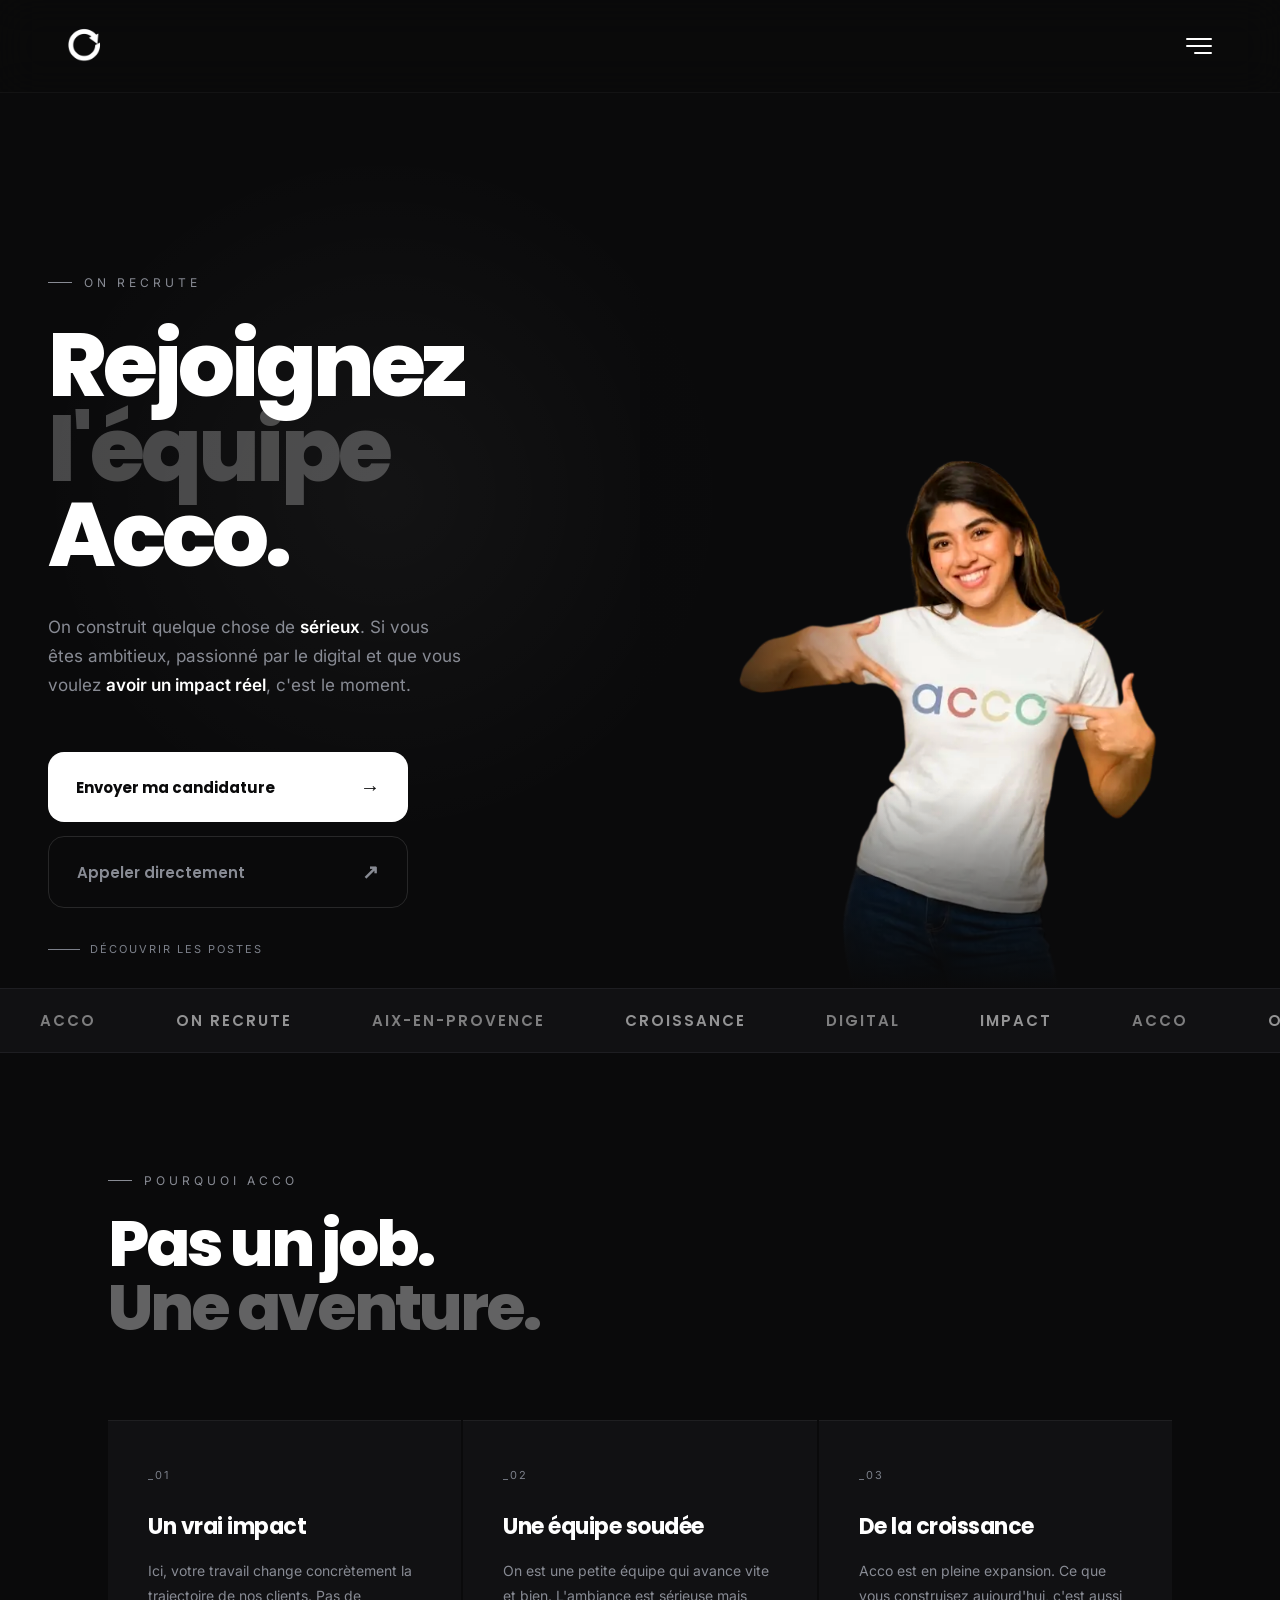
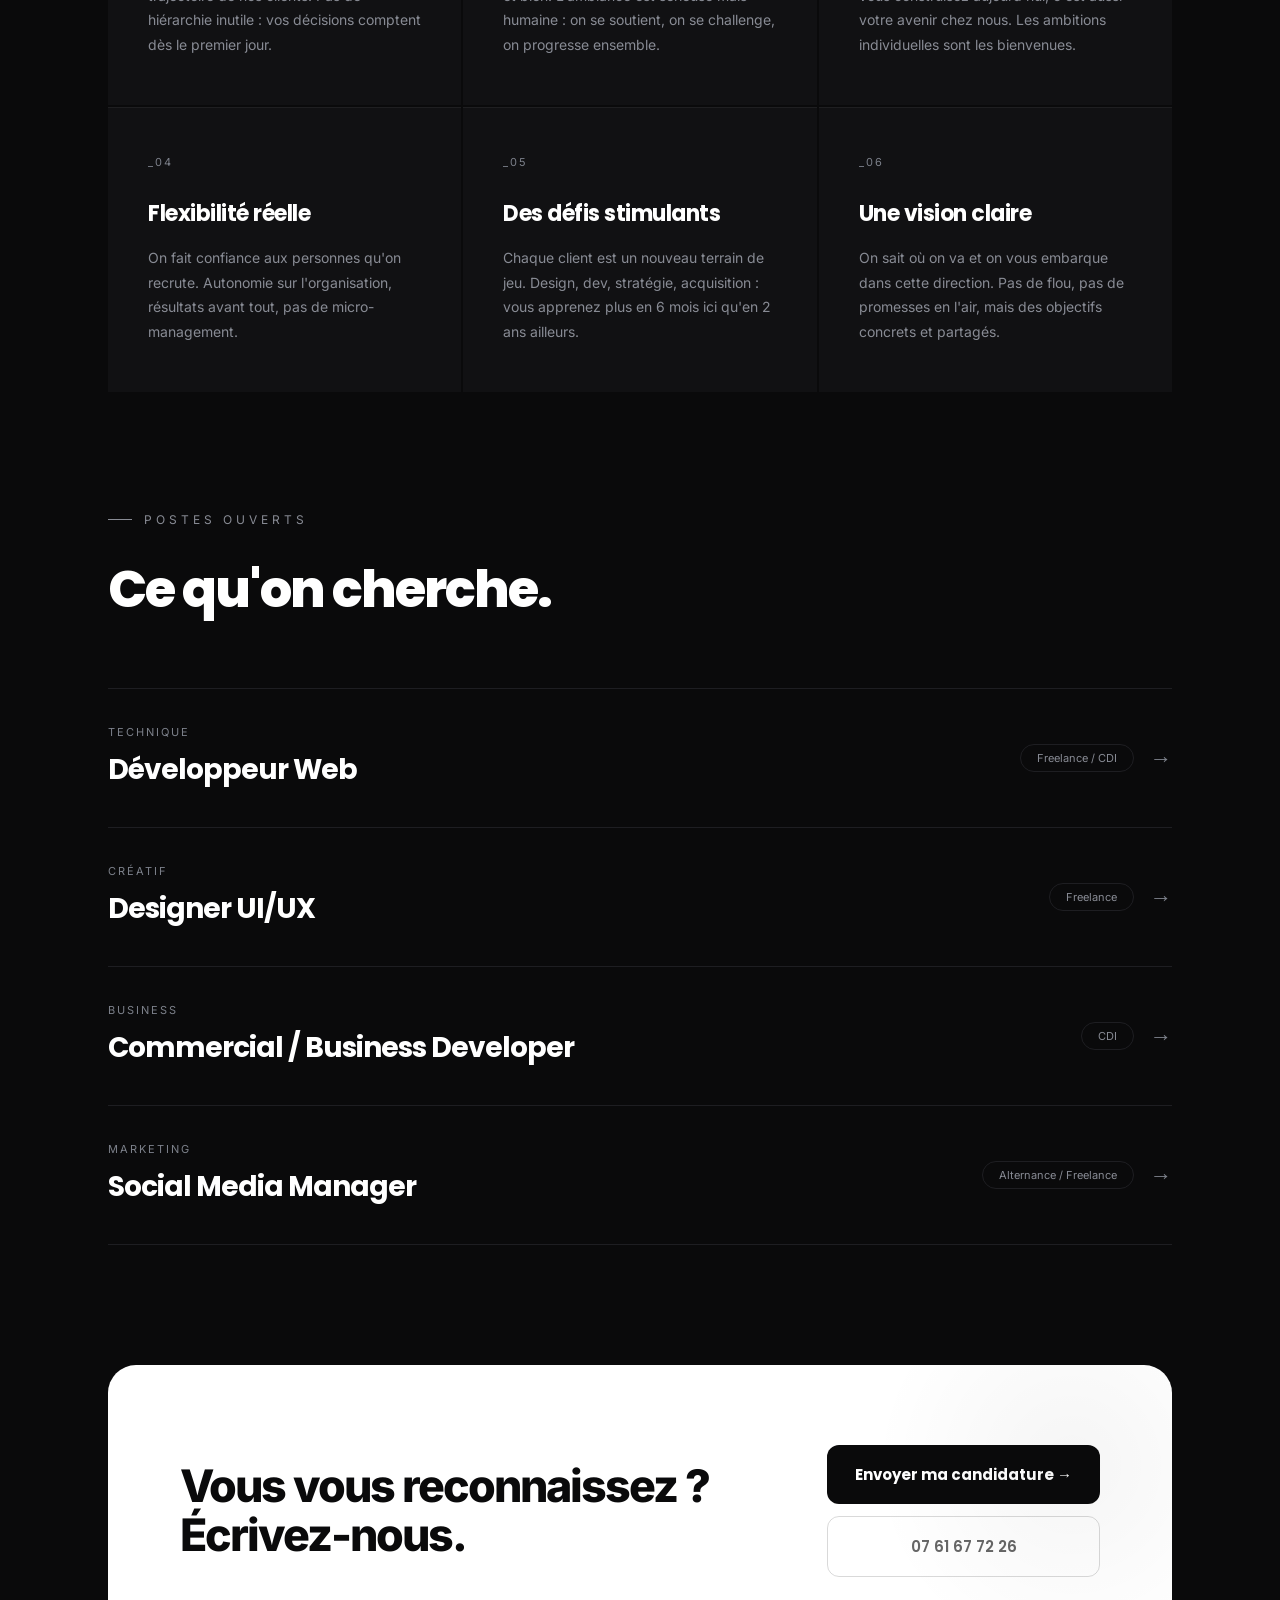
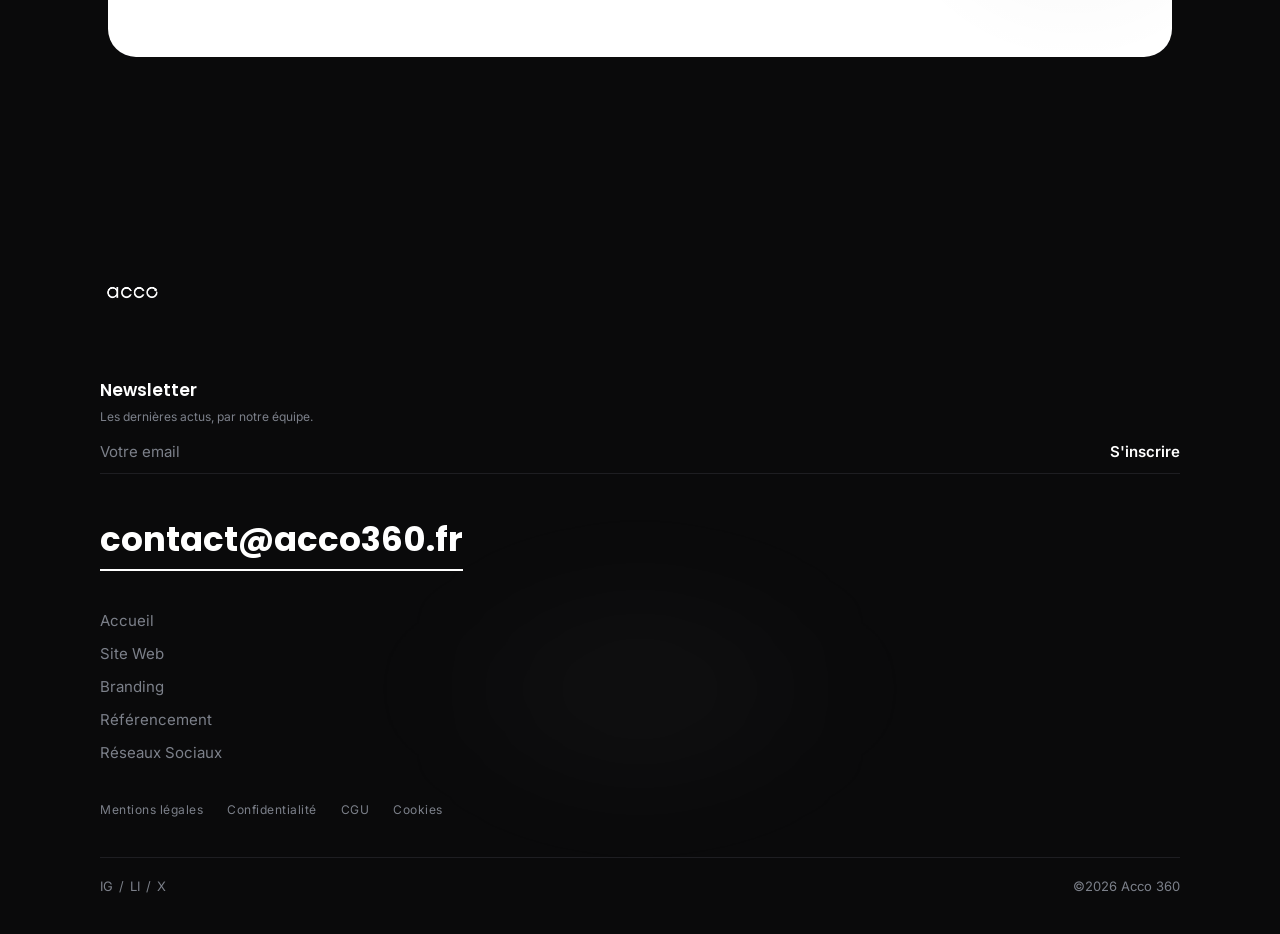
<file: recrutement.html>
<!DOCTYPE html>
<html lang="fr">
<head>
    <meta charset="UTF-8">
    <meta name="viewport" content="width=device-width, initial-scale=1.0">
    <link rel="icon" href="/favicon.ico" sizes="48x48">
    <link rel="icon" type="image/svg+xml" href="/favicon.svg">
    <link rel="icon" type="image/png" sizes="96x96" href="/favicon-96x96.png">
    <link rel="apple-touch-icon" sizes="180x180" href="/apple-touch-icon.png">
    <link rel="manifest" href="/site.webmanifest">
    <title>On recrute | Acco Agence Web Aix-en-Provence</title>
    <link rel="stylesheet" href="fonts.css">
    <style>
        /* Les attributs width/height servent de ratio avant chargement, le CSS garde la main sur la taille */
        :where(img[width][height]) { height: auto; }
        *, *::before, *::after { margin: 0; padding: 0; box-sizing: border-box; }

        :root {
            --bg:      #0a0a0b;
            --bg-card: #111113;
            --white:   #ffffff;
            --gray:    #7c808a;
            --gray-lt: #888b94;
            --border:  #1e1e22;
            --font:    'Inter', -apple-system, sans-serif;
            --title:   'Poppins', sans-serif;
            --mono:    'Inter', sans-serif;
        }

        html { scroll-behavior: smooth; overflow-x: clip; }
        body { font-family: var(--font); background: var(--bg); color: var(--white); overflow-x: clip; -webkit-font-smoothing: antialiased; }
        h1, h2, h3 { font-family: var(--title); }
        a { text-decoration: none; color: inherit; }
        img { max-width: 100%; display: block; }

        /* ─── NAVBAR ─── */
        .navbar {
            position: fixed; top: 0; left: 0; right: 0; z-index: 100;
            display: flex; justify-content: space-between; align-items: center;
            padding: 20px 40px;
            background: rgba(10,10,11,0.7);
            backdrop-filter: blur(20px); -webkit-backdrop-filter: blur(20px);
            border-bottom: 1px solid rgba(255,255,255,0.04);
        }
        .logo img { height: 48px; }
        .menu-btn { display: flex; flex-direction: column; gap: 5px; cursor: pointer; padding: 8px; }
        .menu-btn div { width: 26px; height: 2px; background: var(--white); border-radius: 2px; transition: .3s; }
        .menu-btn div:last-child { width: 18px; margin-left: auto; }

        .mobile-nav {
            position: fixed; inset: 0; background: var(--bg); z-index: 99;
            display: flex; flex-direction: column;
            justify-content: flex-start; align-items: center;
            padding: 100px 20px 40px; gap: 28px;
            opacity: 0; pointer-events: none; transition: opacity .4s;
            overflow-y: auto;
        }
        .mobile-nav.active { opacity: 1; pointer-events: all; }
        .mobile-nav a { font-family: var(--title); font-size: 30px; font-weight: 600; opacity: .6; transition: opacity .3s; }
        .mobile-nav a:hover { opacity: 1; }

        /* ─── HERO ─── */
        .hero {
            min-height: 100vh;
            display: grid;
            grid-template-columns: 1fr 1fr;
            align-items: end;
            padding-top: 88px;
            overflow: hidden;
            position: relative;
        }

        /* glow arrière-plan */
        .hero::before {
            content: '';
            position: absolute;
            width: 700px; height: 700px;
            border-radius: 50%;
            background: radial-gradient(circle, rgba(255,255,255,0.04) 0%, transparent 70%);
            top: 50%; left: 30%;
            transform: translate(-50%, -50%);
            pointer-events: none;
        }

        .hero-left {
            padding: 80px 60px 80px 48px;
            display: flex;
            flex-direction: column;
            justify-content: center;
            position: relative;
            z-index: 2;
        }

        .hero-tag {
            font-family: var(--mono);
            font-size: 12px;
            color: var(--gray-lt);
            letter-spacing: 4px;
            text-transform: uppercase;
            margin-bottom: 32px;
            display: flex;
            align-items: center;
            gap: 12px;
        }
        .hero-tag::before {
            content: '';
            width: 24px; height: 1px;
            background: var(--gray-lt);
        }

        .hero-title {
            font-size: clamp(52px, 7vw, 100px);
            font-weight: 800;
            letter-spacing: -4px;
            line-height: 0.95;
            margin-bottom: 36px;
        }

        .hero-title .line-dim {
            color: rgba(255,255,255,0.25);
        }

        .hero-desc {
            font-size: 17px;
            color: var(--gray-lt);
            line-height: 1.7;
            max-width: 420px;
            margin-bottom: 52px;
        }
        .hero-desc strong { color: var(--white); font-weight: 600; }

        .hero-cta-group {
            display: flex;
            flex-direction: column;
            gap: 14px;
            max-width: 360px;
        }

        .btn-main {
            display: flex;
            align-items: center;
            justify-content: space-between;
            padding: 20px 28px;
            background: var(--white);
            color: var(--bg);
            border-radius: 16px;
            font-size: 15px;
            font-weight: 700;
            font-family: var(--title);
            transition: opacity .3s, transform .2s;
        }
        .btn-main:hover { opacity: .88; transform: translateY(-1px); }
        .btn-main .arrow { font-size: 20px; }

        .btn-secondary {
            display: flex;
            align-items: center;
            justify-content: space-between;
            padding: 20px 28px;
            border: 1px solid rgba(255,255,255,0.12);
            border-radius: 16px;
            font-size: 15px;
            font-weight: 600;
            font-family: var(--title);
            transition: border-color .3s, transform .2s;
            color: var(--gray-lt);
        }
        .btn-secondary:hover { border-color: rgba(255,255,255,0.3); color: var(--white); transform: translateY(-1px); }
        .btn-secondary .arrow { font-size: 20px; }

        /* ─── IMAGE HERO ─── */
        .hero-right {
            position: relative;
            height: 100%;
            min-height: 100vh;
            display: flex;
            align-items: flex-end;
            justify-content: center;
        }

        .hero-img-wrap {
            position: relative;
            width: 100%;
            height: 100%;
            min-height: 100vh;
            display: flex;
            align-items: flex-end;
            justify-content: center;
        }

        .hero-img-wrap::before {
            content: '';
            position: absolute;
            inset: 0;
            background: linear-gradient(to right, var(--bg) 0%, transparent 40%);
            z-index: 1;
            pointer-events: none;
        }

        .hero-img-wrap::after {
            content: '';
            position: absolute;
            bottom: 0; left: 0; right: 0;
            height: 200px;
            background: linear-gradient(to top, var(--bg) 0%, transparent 100%);
            z-index: 1;
        }

        .hero-character {
            width: 100%;
            max-width: 640px;
            object-fit: contain;
            object-position: bottom center;
            position: relative;
            z-index: 0;
            filter: contrast(1.04) brightness(1.02);
        }

        /* ─── SCROLL INDICATOR ─── */
        .scroll-hint {
            position: absolute;
            bottom: 32px;
            left: 48px;
            display: flex;
            align-items: center;
            gap: 10px;
            font-family: var(--mono);
            font-size: 11px;
            color: var(--gray);
            letter-spacing: 2px;
            text-transform: uppercase;
            z-index: 5;
        }
        .scroll-line {
            width: 32px; height: 1px;
            background: var(--gray);
        }

        /* ─── MARQUEE ─── */
        .marquee-wrap {
            border-top: 1px solid var(--border);
            border-bottom: 1px solid var(--border);
            overflow: hidden;
            padding: 20px 0;
            background: var(--bg-card);
        }
        .marquee-track {
            display: flex;
            gap: 0;
            white-space: nowrap;
            animation: marquee 18s linear infinite;
        }
        .marquee-track span {
            font-family: var(--title);
            font-size: 15px;
            font-weight: 600;
            color: rgba(255,255,255,0.46);
            padding: 0 40px;
            letter-spacing: 2px;
            text-transform: uppercase;
        }
        .marquee-track span.highlight {
            color: rgba(255,255,255,0.55);
        }
        @keyframes marquee {
            from { transform: translateX(0); }
            to   { transform: translateX(-50%); }
        }

        /* ─── WHY JOIN ─── */
        .why {
            padding: 120px 48px;
            max-width: 1160px;
            margin: 0 auto;
        }

        .why-tag {
            font-family: var(--mono);
            font-size: 12px;
            color: var(--gray-lt);
            letter-spacing: 4px;
            text-transform: uppercase;
            margin-bottom: 24px;
            display: flex; align-items: center; gap: 12px;
        }
        .why-tag::before { content: ''; width: 24px; height: 1px; background: var(--gray-lt); }

        .why-title {
            font-size: clamp(36px, 5vw, 64px);
            font-weight: 800;
            letter-spacing: -3px;
            line-height: 1.0;
            margin-bottom: 80px;
        }
        .why-title .dim { color: rgba(255,255,255,0.36); }

        .why-grid {
            display: grid;
            grid-template-columns: repeat(3, 1fr);
            gap: 2px;
        }

        .why-card {
            background: var(--bg-card);
            padding: 48px 40px;
            transition: background .3s;
            position: relative;
            overflow: hidden;
        }
        .why-card::before {
            content: '';
            position: absolute;
            top: 0; left: 0; right: 0;
            height: 1px;
            background: rgba(255,255,255,0.06);
        }
        .why-card:hover { background: #161618; }

        .why-num {
            font-family: var(--mono);
            font-size: 11px;
            color: var(--gray);
            letter-spacing: 2px;
            margin-bottom: 28px;
        }

        .why-card-title {
            font-family: var(--title);
            font-size: 22px;
            font-weight: 700;
            letter-spacing: -0.5px;
            margin-bottom: 16px;
        }

        .why-card-desc {
            font-size: 14px;
            color: var(--gray-lt);
            line-height: 1.75;
        }

        /* ─── ROLES ─── */
        .roles {
            padding: 0 48px 120px;
            max-width: 1160px;
            margin: 0 auto;
        }

        .roles-tag {
            font-family: var(--mono);
            font-size: 12px;
            color: var(--gray-lt);
            letter-spacing: 4px;
            text-transform: uppercase;
            margin-bottom: 24px;
            display: flex; align-items: center; gap: 12px;
        }
        .roles-tag::before { content: ''; width: 24px; height: 1px; background: var(--gray-lt); }

        .roles-title {
            font-size: clamp(32px, 4vw, 52px);
            font-weight: 800;
            letter-spacing: -2px;
            margin-bottom: 60px;
        }

        .roles-list {
            display: flex;
            flex-direction: column;
            border-top: 1px solid var(--border);
        }

        .role-item {
            display: grid;
            grid-template-columns: 1fr auto;
            align-items: center;
            gap: 24px;
            padding: 36px 0;
            border-bottom: 1px solid var(--border);
            cursor: pointer;
            transition: opacity .3s;
            text-decoration: none;
            color: inherit;
        }
        .role-item:hover { opacity: .7; }

        .role-left {}
        .role-type {
            font-family: var(--mono);
            font-size: 11px;
            color: var(--gray);
            letter-spacing: 2px;
            text-transform: uppercase;
            margin-bottom: 10px;
        }
        .role-name {
            font-family: var(--title);
            font-size: clamp(20px, 2.5vw, 28px);
            font-weight: 700;
            letter-spacing: -1px;
        }

        .role-tag-badge {
            font-family: var(--mono);
            font-size: 11px;
            color: var(--gray-lt);
            border: 1px solid var(--border);
            border-radius: 100px;
            padding: 6px 16px;
            white-space: nowrap;
        }

        .role-arrow {
            font-size: 22px;
            color: var(--gray);
            transition: transform .3s, color .3s;
        }
        .role-item:hover .role-arrow { transform: translateX(4px); color: var(--white); }

        /* ─── CTA BAND ─── */
        .cta-band {
            margin: 0 48px;
            max-width: calc(1160px - 96px);
            margin-left: auto; margin-right: auto;
            margin-bottom: 120px;
            background: var(--white);
            color: var(--bg);
            border-radius: 28px;
            padding: 80px 72px;
            display: grid;
            grid-template-columns: 1fr auto;
            align-items: center;
            gap: 60px;
            position: relative;
            overflow: hidden;
        }

        .cta-band::before {
            content: '';
            position: absolute;
            width: 400px; height: 400px;
            border-radius: 50%;
            background: radial-gradient(circle, rgba(0,0,0,0.04) 0%, transparent 70%);
            top: -100px; right: -100px;
        }

        .cta-title {
            font-size: clamp(28px, 3.5vw, 48px);
            font-weight: 800;
            letter-spacing: -2px;
            line-height: 1.1;
            color: var(--bg);
        }

        .cta-buttons {
            display: flex;
            flex-direction: column;
            gap: 12px;
            min-width: 260px;
        }

        .cta-btn-dark {
            display: flex;
            align-items: center;
            justify-content: center;
            gap: 8px;
            padding: 18px 28px;
            background: var(--bg);
            color: var(--white);
            border-radius: 12px;
            font-size: 15px;
            font-weight: 700;
            font-family: var(--title);
            transition: opacity .3s;
        }
        .cta-btn-dark:hover { opacity: .8; }

        .cta-btn-outline {
            display: flex;
            align-items: center;
            justify-content: center;
            gap: 8px;
            padding: 18px 28px;
            border: 1.5px solid rgba(0,0,0,0.15);
            border-radius: 12px;
            font-size: 15px;
            font-weight: 600;
            font-family: var(--title);
            color: rgba(0,0,0,0.6);
            transition: border-color .3s, color .3s;
        }
        .cta-btn-outline:hover { border-color: rgba(0,0,0,0.4); color: var(--bg); }

        /* ─── FOOTER ─── */
        .footer { padding: 80px 40px 40px; max-width: 1160px; margin: 0 auto; position: relative; }
        .footer-glow { position: absolute; bottom: 120px; left: 50%; transform: translateX(-50%); width: 500px; height: 250px; background: radial-gradient(ellipse, rgba(255,255,255,.04), transparent 70%); filter: blur(60px); pointer-events: none; }
        .footer-logo { margin-bottom: 56px; }
        .footer-logo img { height: 64px; filter: brightness(0) invert(1); }
        .footer-nl { margin-bottom: 40px; }
        .footer-nl h3 { font-family: var(--title); font-size: 17px; font-weight: 600; margin-bottom: 6px; }
        .footer-nl p { font-family: var(--mono); font-size: 12px; color: var(--gray); margin-bottom: 18px; }
        .nl-form { display: flex; border-bottom: 1px solid var(--border); padding-bottom: 12px; }
        .nl-form input { flex: 1; background: none; border: none; outline: none; color: var(--white); font-size: 15px; font-family: var(--font); }
        .nl-form input::placeholder { color: var(--gray); }
        .nl-form button { background: none; border: none; color: var(--white); font-size: 15px; font-weight: 600; cursor: pointer; font-family: var(--font); }
        .footer-email { font-family: var(--title); font-size: clamp(22px, 3.5vw, 34px); font-weight: 700; display: inline-block; border-bottom: 2px solid var(--white); padding-bottom: 4px; margin-bottom: 40px; }
        .footer-nav { display: flex; flex-direction: column; gap: 14px; margin-bottom: 40px; }
        .footer-nav a { color: var(--gray); font-size: 15px; transition: color .3s; }
        .footer-nav a:hover { color: var(--white); }
        .footer-bot { display: flex; justify-content: space-between; align-items: center; padding-top: 20px; border-top: 1px solid var(--border); }
        .footer-soc { font-size: 13px; color: var(--gray); display: flex; gap: 6px; }
        .footer-cr { font-size: 13px; color: var(--gray); }

        ::-webkit-scrollbar { width: 5px; }
        ::-webkit-scrollbar-track { background: var(--bg); }
        ::-webkit-scrollbar-thumb { background: #2a2a2e; border-radius: 3px; }

        /* ─── RESPONSIVE ─── */
        @media (max-width: 900px) {
            .hero {
                grid-template-columns: 1fr;
                min-height: auto;
                padding-top: 80px;
            }
            .hero-left {
                padding: 60px 24px 20px;
                order: 1;
            }
            .hero-right {
                min-height: auto;
                height: auto;
                order: 2;
            }
            .hero-img-wrap {
                min-height: auto;
                height: auto;
                align-items: flex-end;
            }
            .hero-img-wrap::before { background: linear-gradient(to bottom, var(--bg) 0%, transparent 30%); }
            .hero-img-wrap::after { display: none; }
            .hero-character { max-width: 85%; margin: 0 auto; display: block; }
            .scroll-hint { display: none; }
            .why { padding: 80px 24px; }
            .why-grid { grid-template-columns: 1fr; gap: 2px; }
            .roles { padding: 0 24px 80px; }
            .cta-band { grid-template-columns: 1fr; padding: 48px 36px; margin: 0 24px 80px; }
            .footer { padding: 60px 24px 40px; }
        }
        @media (max-width: 600px) {
            .navbar { padding: 16px 20px; }
            .hero-left { padding: 50px 20px 32px; }
            .hero-title { letter-spacing: -2px; }
            .why { padding: 60px 20px; }
            .roles { padding: 0 20px 60px; }
            .role-item { grid-template-columns: 1fr; gap: 12px; }
            .cta-band { margin: 0 20px 60px; padding: 40px 28px; }
        }
        @media (min-width: 1200px) { .navbar { padding: 22px 60px; } }
    </style>
</head>
<body>

<!-- ─── NAVBAR ─── -->
<nav class="navbar">
    <a href="index.html" class="logo"><img src="image/En-tête (11).webp" alt="Acco" width="48" height="48"></a>
    <div class="menu-btn" onclick="toggleMenu()">
        <div></div><div></div><div></div>
    </div>
</nav>

<!-- MOBILE NAV -->
<div class="mobile-nav" id="mobileNav">
    <a href="index.html"         onclick="toggleMenu()">Accueil</a>
    <a href="site-web.html"      onclick="toggleMenu()">Site Web</a>
    <a href="branding.html"      onclick="toggleMenu()">Branding</a>
    <a href="referencement.html" onclick="toggleMenu()">Référencement</a>
    <a href="reseaux.html"       onclick="toggleMenu()">Réseaux Sociaux</a>
    <a href="recrutement.html"   onclick="toggleMenu()">On recrute</a>
    <a href="contact.html"       onclick="toggleMenu()">Contact</a>
</div>


<!-- ═══════════════════════════════════════
     HERO
═══════════════════════════════════════ -->
<section class="hero">

    <div class="hero-left">
        <div class="hero-tag">On recrute</div>

        <h1 class="hero-title">
            Rejoignez<br>
            <span class="line-dim">l'équipe</span><br>
            Acco.
        </h1>

        <p class="hero-desc">
            On construit quelque chose de <strong>sérieux</strong>. Si vous êtes ambitieux, passionné par le digital et que vous voulez <strong>avoir un impact réel</strong>, c'est le moment.
        </p>

        <div class="hero-cta-group">
            <a href="contact.html" class="btn-main">
                Envoyer ma candidature
                <span class="arrow">→</span>
            </a>
            <a href="tel:+33761677226" class="btn-secondary">
                Appeler directement
                <span class="arrow">↗</span>
            </a>
        </div>
    </div>

    <div class="hero-right">
        <div class="hero-img-wrap">
            <img src="image/Devez viral.webp" alt="Équipe Acco" class="hero-character" width="800" height="800" fetchpriority="high">
        </div>
    </div>

    <div class="scroll-hint">
        <div class="scroll-line"></div>
        Découvrir les postes
    </div>

</section>


<!-- ═══════════════════════════════════════
     MARQUEE
═══════════════════════════════════════ -->
<div class="marquee-wrap">
    <div class="marquee-track">
        <span>Acco</span>
        <span class="highlight">On recrute</span>
        <span>Aix-en-Provence</span>
        <span class="highlight">Croissance</span>
        <span>Digital</span>
        <span class="highlight">Impact</span>
        <span>Acco</span>
        <span class="highlight">On recrute</span>
        <span>Aix-en-Provence</span>
        <span class="highlight">Croissance</span>
        <span>Digital</span>
        <span class="highlight">Impact</span>
        <!-- duplicate pour boucle infinie -->
        <span>Acco</span>
        <span class="highlight">On recrute</span>
        <span>Aix-en-Provence</span>
        <span class="highlight">Croissance</span>
        <span>Digital</span>
        <span class="highlight">Impact</span>
        <span>Acco</span>
        <span class="highlight">On recrute</span>
        <span>Aix-en-Provence</span>
        <span class="highlight">Croissance</span>
        <span>Digital</span>
        <span class="highlight">Impact</span>
    </div>
</div>


<!-- ═══════════════════════════════════════
     POURQUOI NOUS REJOINDRE
═══════════════════════════════════════ -->
<section class="why">

    <div class="why-tag">Pourquoi Acco</div>
    <h2 class="why-title">
        Pas un job.<br>
        <span class="dim">Une aventure.</span>
    </h2>

    <div class="why-grid">
        <div class="why-card">
            <div class="why-num">_01</div>
            <div class="why-card-title">Un vrai impact</div>
            <div class="why-card-desc">Ici, votre travail change concrètement la trajectoire de nos clients. Pas de hiérarchie inutile : vos décisions comptent dès le premier jour.</div>
        </div>
        <div class="why-card">
            <div class="why-num">_02</div>
            <div class="why-card-title">Une équipe soudée</div>
            <div class="why-card-desc">On est une petite équipe qui avance vite et bien. L'ambiance est sérieuse mais humaine : on se soutient, on se challenge, on progresse ensemble.</div>
        </div>
        <div class="why-card">
            <div class="why-num">_03</div>
            <div class="why-card-title">De la croissance</div>
            <div class="why-card-desc">Acco est en pleine expansion. Ce que vous construisez aujourd'hui, c'est aussi votre avenir chez nous. Les ambitions individuelles sont les bienvenues.</div>
        </div>
        <div class="why-card">
            <div class="why-num">_04</div>
            <div class="why-card-title">Flexibilité réelle</div>
            <div class="why-card-desc">On fait confiance aux personnes qu'on recrute. Autonomie sur l'organisation, résultats avant tout, pas de micro-management.</div>
        </div>
        <div class="why-card">
            <div class="why-num">_05</div>
            <div class="why-card-title">Des défis stimulants</div>
            <div class="why-card-desc">Chaque client est un nouveau terrain de jeu. Design, dev, stratégie, acquisition : vous apprenez plus en 6 mois ici qu'en 2 ans ailleurs.</div>
        </div>
        <div class="why-card">
            <div class="why-num">_06</div>
            <div class="why-card-title">Une vision claire</div>
            <div class="why-card-desc">On sait où on va et on vous embarque dans cette direction. Pas de flou, pas de promesses en l'air, mais des objectifs concrets et partagés.</div>
        </div>
    </div>

</section>


<!-- ═══════════════════════════════════════
     POSTES OUVERTS
═══════════════════════════════════════ -->
<section class="roles">

    <div class="roles-tag">Postes ouverts</div>
    <h2 class="roles-title">Ce qu'on cherche.</h2>

    <div class="roles-list">

        <a href="contact.html" class="role-item">
            <div class="role-left">
                <div class="role-type">Technique</div>
                <div class="role-name">Développeur Web</div>
            </div>
            <div style="display:flex;align-items:center;gap:16px">
                <div class="role-tag-badge">Freelance / CDI</div>
                <span class="role-arrow">→</span>
            </div>
        </a>

        <a href="contact.html" class="role-item">
            <div class="role-left">
                <div class="role-type">Créatif</div>
                <div class="role-name">Designer UI/UX</div>
            </div>
            <div style="display:flex;align-items:center;gap:16px">
                <div class="role-tag-badge">Freelance</div>
                <span class="role-arrow">→</span>
            </div>
        </a>

        <a href="contact.html" class="role-item">
            <div class="role-left">
                <div class="role-type">Business</div>
                <div class="role-name">Commercial / Business Developer</div>
            </div>
            <div style="display:flex;align-items:center;gap:16px">
                <div class="role-tag-badge">CDI</div>
                <span class="role-arrow">→</span>
            </div>
        </a>

        <a href="contact.html" class="role-item">
            <div class="role-left">
                <div class="role-type">Marketing</div>
                <div class="role-name">Social Media Manager</div>
            </div>
            <div style="display:flex;align-items:center;gap:16px">
                <div class="role-tag-badge">Alternance / Freelance</div>
                <span class="role-arrow">→</span>
            </div>
        </a>

    </div>
</section>


<!-- ═══════════════════════════════════════
     CTA BAND
═══════════════════════════════════════ -->
<div class="cta-band">
    <div class="cta-title">
        Vous vous reconnaissez ?<br>Écrivez-nous.
    </div>
    <div class="cta-buttons">
        <a href="contact.html" class="cta-btn-dark">
            Envoyer ma candidature →
        </a>
        <a href="tel:+33761677226" class="cta-btn-outline">
            07 61 67 72 26
        </a>
    </div>
</div>


<!-- ═══════════════════════════════════════
     FOOTER
═══════════════════════════════════════ -->
<footer class="footer">
    <div class="footer-glow"></div>

    <div class="footer-logo">
        <img src="image/En-tête (4).webp" alt="Acco" width="64" height="64" loading="lazy" decoding="async">
    </div>

    <div class="footer-nl">
        <h3>Newsletter</h3>
        <p>Les dernières actus, par notre équipe.</p>
        <form class="nl-form" onsubmit="event.preventDefault()">
            <input type="email" placeholder="Votre email">
            <button type="submit">S'inscrire</button>
        </form>
    </div>

    <a href="contact.html" class="footer-email">contact@acco360.fr</a>

    <nav class="footer-nav">
        <a href="index.html">Accueil</a>
        <a href="site-web.html">Site Web</a>
        <a href="branding.html">Branding</a>
        <a href="referencement.html">Référencement</a>
        <a href="reseaux.html">Réseaux Sociaux</a>
    </nav>

    <div style="display: flex; gap: 24px; margin-bottom: 40px;">
        <a href="mentions-legales.html" style="font-size: 12px; color: var(--gray); letter-spacing: .5px; transition: color .3s;">Mentions légales</a>
        <a href="confidentialite.html" style="font-size: 12px; color: var(--gray); letter-spacing: .5px; transition: color .3s;">Confidentialité</a>
        <a href="cgu.html" style="font-size: 12px; color: var(--gray); letter-spacing: .5px; transition: color .3s;">CGU</a>
        <a href="cookies.html" style="font-size: 12px; color: var(--gray); letter-spacing: .5px; transition: color .3s;">Cookies</a>
    </div>

    <div class="footer-bot">
        <div class="footer-soc">IG <span>/</span> LI <span>/</span> X</div>
        <div class="footer-cr">&copy;2026 Acco 360</div>
    </div>
</footer>


<script>
    function toggleMenu() {
        document.getElementById('mobileNav').classList.toggle('active');
    }
</script>
</body>
</html>
</file>
<file: fonts.css>
/* Polices auto-hébergées (Fontsource, licence SIL OFL 1.1) : sous-ensemble latin, aucun appel à Google Fonts */
@font-face {
  font-family: 'Inter';
  font-style: normal;
  font-weight: 100 900;
  font-display: swap;
  src: url(fonts/inter-latin-wght-normal.woff2) format('woff2-variations');
  unicode-range: U+0000-00FF,U+0131,U+0152-0153,U+02BB-02BC,U+02C6,U+02DA,U+02DC,U+0304,U+0308,U+0329,U+2000-206F,U+20AC,U+2122,U+2191,U+2193,U+2212,U+2215,U+FEFF,U+FFFD;
}
@font-face {
  font-family: 'Poppins';
  font-style: normal;
  font-weight: 400;
  font-display: swap;
  src: url(fonts/poppins-latin-400-normal.woff2) format('woff2');
  unicode-range: U+0000-00FF,U+0131,U+0152-0153,U+02BB-02BC,U+02C6,U+02DA,U+02DC,U+0304,U+0308,U+0329,U+2000-206F,U+20AC,U+2122,U+2191,U+2193,U+2212,U+2215,U+FEFF,U+FFFD;
}
@font-face {
  font-family: 'Poppins';
  font-style: normal;
  font-weight: 500;
  font-display: swap;
  src: url(fonts/poppins-latin-500-normal.woff2) format('woff2');
  unicode-range: U+0000-00FF,U+0131,U+0152-0153,U+02BB-02BC,U+02C6,U+02DA,U+02DC,U+0304,U+0308,U+0329,U+2000-206F,U+20AC,U+2122,U+2191,U+2193,U+2212,U+2215,U+FEFF,U+FFFD;
}
@font-face {
  font-family: 'Poppins';
  font-style: normal;
  font-weight: 600;
  font-display: swap;
  src: url(fonts/poppins-latin-600-normal.woff2) format('woff2');
  unicode-range: U+0000-00FF,U+0131,U+0152-0153,U+02BB-02BC,U+02C6,U+02DA,U+02DC,U+0304,U+0308,U+0329,U+2000-206F,U+20AC,U+2122,U+2191,U+2193,U+2212,U+2215,U+FEFF,U+FFFD;
}
@font-face {
  font-family: 'Poppins';
  font-style: normal;
  font-weight: 700;
  font-display: swap;
  src: url(fonts/poppins-latin-700-normal.woff2) format('woff2');
  unicode-range: U+0000-00FF,U+0131,U+0152-0153,U+02BB-02BC,U+02C6,U+02DA,U+02DC,U+0304,U+0308,U+0329,U+2000-206F,U+20AC,U+2122,U+2191,U+2193,U+2212,U+2215,U+FEFF,U+FFFD;
}
@font-face {
  font-family: 'Poppins';
  font-style: normal;
  font-weight: 800;
  font-display: swap;
  src: url(fonts/poppins-latin-800-normal.woff2) format('woff2');
  unicode-range: U+0000-00FF,U+0131,U+0152-0153,U+02BB-02BC,U+02C6,U+02DA,U+02DC,U+0304,U+0308,U+0329,U+2000-206F,U+20AC,U+2122,U+2191,U+2193,U+2212,U+2215,U+FEFF,U+FFFD;
}
@font-face {
  font-family: 'Poppins';
  font-style: normal;
  font-weight: 900;
  font-display: swap;
  src: url(fonts/poppins-latin-900-normal.woff2) format('woff2');
  unicode-range: U+0000-00FF,U+0131,U+0152-0153,U+02BB-02BC,U+02C6,U+02DA,U+02DC,U+0304,U+0308,U+0329,U+2000-206F,U+20AC,U+2122,U+2191,U+2193,U+2212,U+2215,U+FEFF,U+FFFD;
}
@font-face {
  font-family: 'Chivo Mono';
  font-style: normal;
  font-weight: 300;
  font-display: swap;
  src: url(fonts/chivo-mono-latin-300-normal.woff2) format('woff2');
  unicode-range: U+0000-00FF,U+0131,U+0152-0153,U+02BB-02BC,U+02C6,U+02DA,U+02DC,U+0304,U+0308,U+0329,U+2000-206F,U+20AC,U+2122,U+2191,U+2193,U+2212,U+2215,U+FEFF,U+FFFD;
}
@font-face {
  font-family: 'Chivo Mono';
  font-style: normal;
  font-weight: 400;
  font-display: swap;
  src: url(fonts/chivo-mono-latin-400-normal.woff2) format('woff2');
  unicode-range: U+0000-00FF,U+0131,U+0152-0153,U+02BB-02BC,U+02C6,U+02DA,U+02DC,U+0304,U+0308,U+0329,U+2000-206F,U+20AC,U+2122,U+2191,U+2193,U+2212,U+2215,U+FEFF,U+FFFD;
}
</file>
